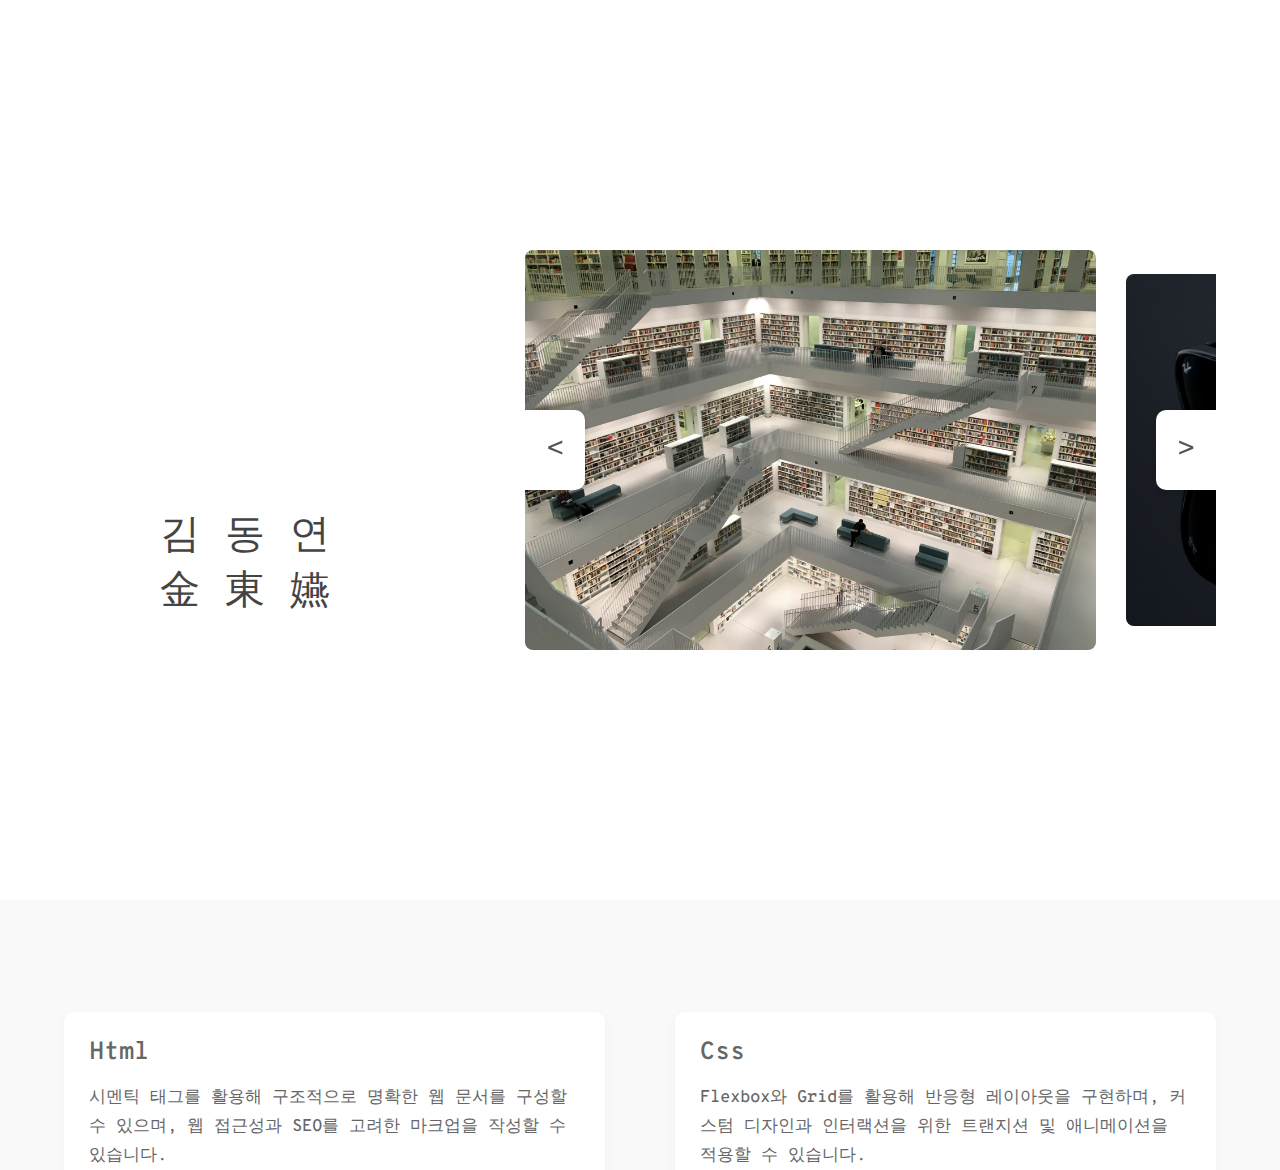
<file: index.html>
<!DOCTYPE html>
<html lang="en">
<head>
    <meta http-equiv="refresh" content="0; url=main.html">
    <title>Redirecting...</title>
</head>
<body>
    <p>If you are not redirected automatically, <a href="main.html">click here</a>.</p>
</body>
</html>
</file>
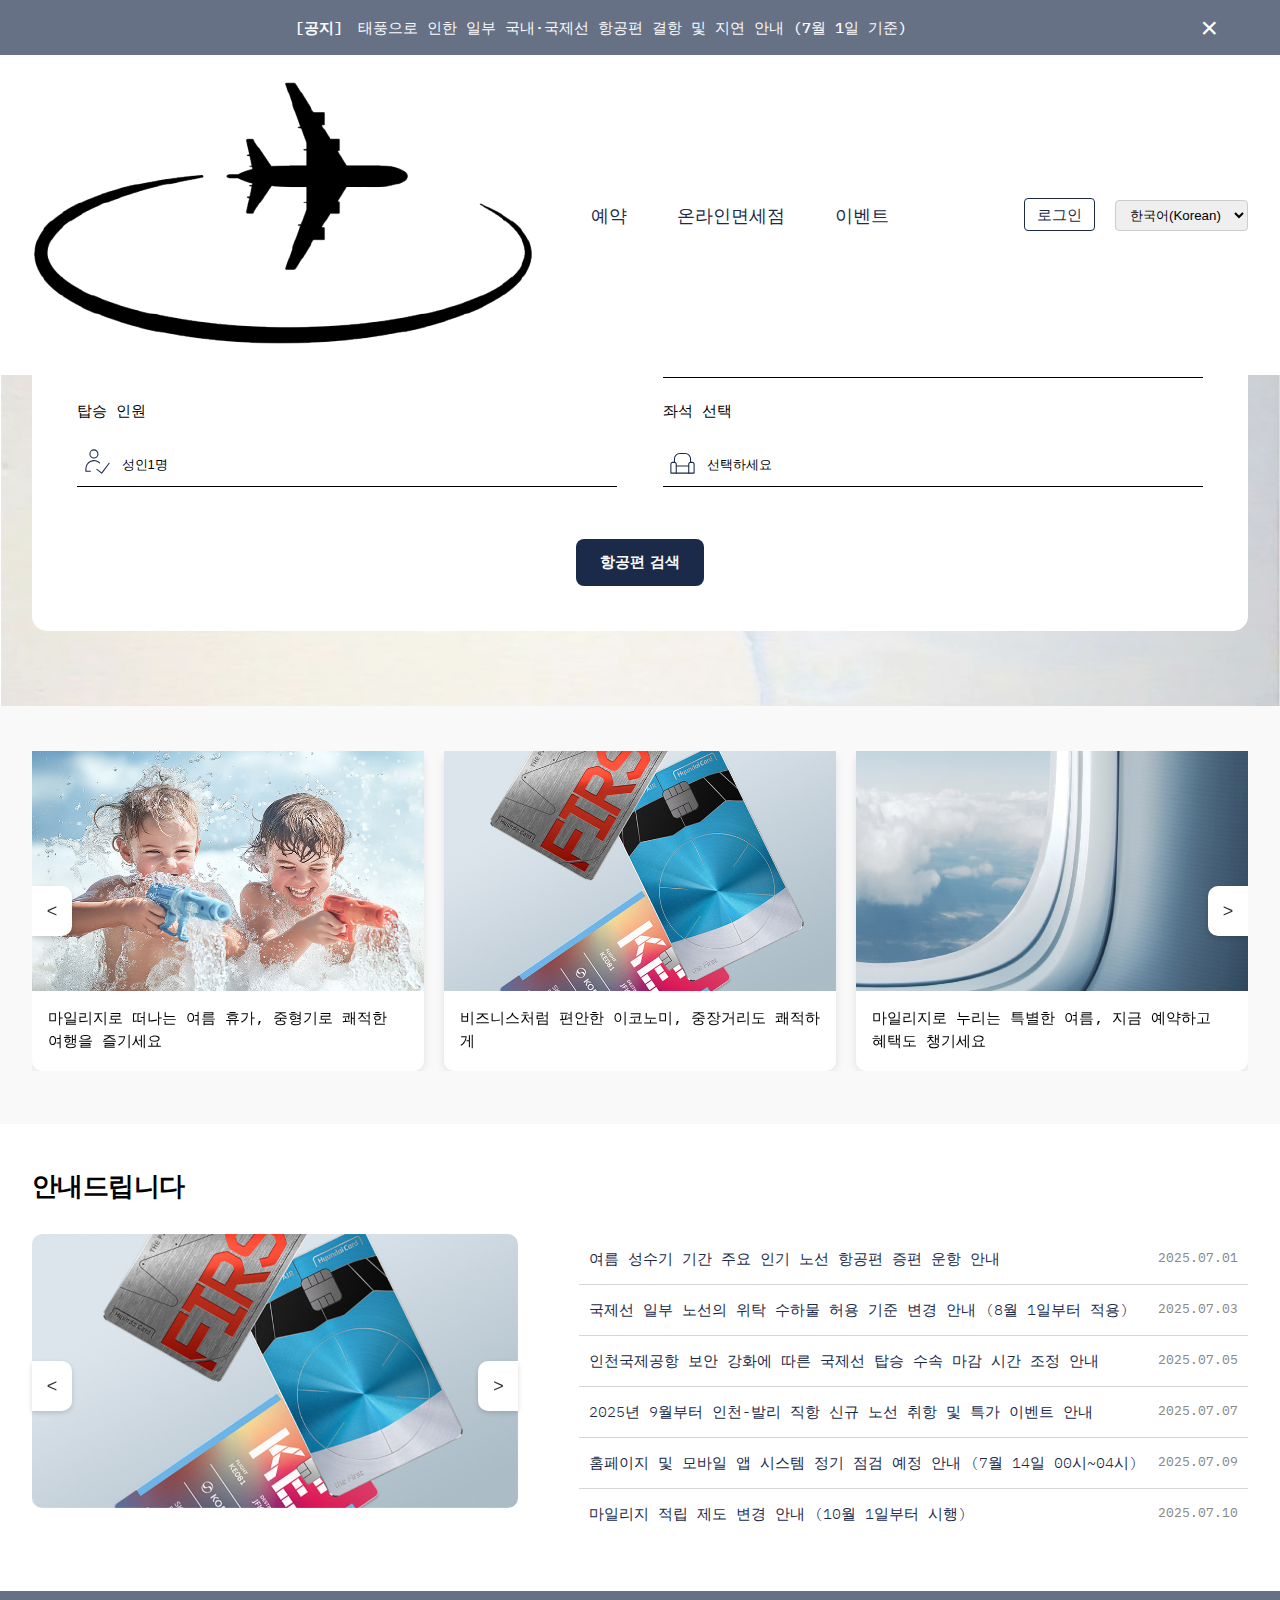
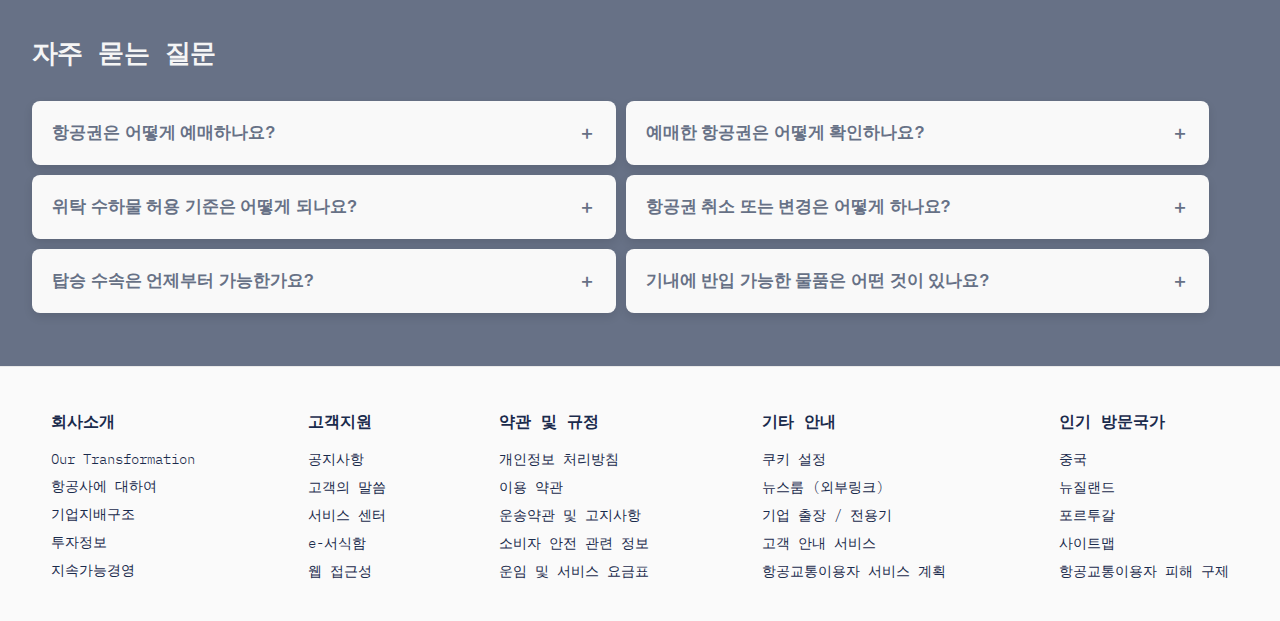
<file: flight-site/index.html>
<!DOCTYPE html>
<html lang="ko">
<head>
    <meta charset="UTF-8">
    <meta name="viewport" content="width=device-width, initial-scale=1.0">
    <title>항공사 사이트</title>
    <link rel="stylesheet" href="./css/main.css">
    <link rel="stylesheet" href="./css/responsive.css">
    <!-- ========== 구글 폰트 ========== -->
    <link href="https://fonts.googleapis.com/css2?family=IBM+Plex+Mono:ital,wght@0,100;0,200;0,300;0,400;0,500;0,600;0,700;1,100;1,200;1,300;1,400;1,500;1,600;1,700&display=swap" rel="stylesheet">
    <!-- ========== swiper slider ========== -->
    <link rel="stylesheet" href="https://cdn.jsdelivr.net/npm/swiper/swiper-bundle.min.css" />
</head>
<body>
    <header>
        <div class="header-top">
            <div class="inner flex">
                <a href="#" class="header-alert" aria-expanded="true">
                    <strong class="notice-label">[공지]</strong>
                    태풍으로 인한 일부 국내·국제선 항공편 결항 및 지연 안내 (7월 1일 기준)
                </a>
                <button class="close-btn" aria-label="공지 닫기">×</button>
            </div>
        </div>
        <div class="header-bottom">
            <div class="inner flex ai-center jc-between">
                <div class="header-bototm-left flex ai-center jc-between">
                    <h1 class="logo">
                        <a href="#">
                            <img src="img/logo.png" alt="로고">
                        </a>
                    </h1>
                    <nav class="defalut-nav">
                        <ul class="gnb-menu flex ai-center jc-between">
                            <li><a href="#">예약</a></li>
                            <li><a href="#">온라인면세점</a></li>
                            <li><a href="#">이벤트</a></li>
                        </ul>
                    </nav>
                </div>
                <div class="defalut-user-menu">
                    <ul class="gnb-util flex ai-center jc-between">
                        <li>
                            <a class="login-btn" href="#">로그인</a>
                        </li>
                        <li class="flex jc-between ai-center">
                            <label for="lang-select" class="visually-hidden">언어선택</label>
                            <select id="lang-select" aria-label="언어 선택">
                                <option value="ko">한국어(Korean)</option>
                                <option value="en">ENG(English)</option>
                            </select>
                        </li>
                    </ul>
                </div>
                <div class="res-user-btn">
                    <button class="res-user-toggle" aria-label="메인 메뉴 열기" aria-expanded="false" aria-controls="main-gnb">☰</button>
                </div>
            </div>
            <div class="res-user-menu" hidden>
                <ul class="res-user-actions flex">
                    <li>
                        <a class="login-btn" href="#">로그인</a>
                    </li>
                    <li class="flex jc-between ai-center">
                        <label for="lang-select" class="visually-hidden">언어선택</label>
                        <select id="lang-select" aria-label="언어 선택">
                            <option value="ko">한국어(Korean)</option>
                            <option value="en">ENG(English)</option>
                        </select>
                    </li>
                </ul>
                <ul class="res-gnb">
                    <li><a href="#">예약</a></li>
                    <li><a href="#">온라인면세점</a></li>
                    <li><a href="#">이벤트</a></li>
                </ul>
            </div>
        </div>
    </header>
    <main>
        <section class="booking-sec" aria-label="예약 섹션">
            <h2 class="visually-hidden">예약 섹션</h2>
            <div class="inner">
                <ul class="flex">
                    <li class="tab-item">
                        <button class="tab-btn active" aria-selected="true" role="tab" aria-controls="form-reserve" data-target="form-reserve">항공권 예매</button>
                    </li>
                    <li class="tab-item">
                        <button class="tab-btn" aria-selected="false" role="tab" aria-controls="form-check" data-target="form-check">예약 조회</button>
                    </li>
                    <li class="tab-item"> 
                        <button class="tab-btn" aria-selected="false" role="tab" aria-controls="form-checkin" data-target="form-checkin">체크인</button>
                    </li>
                </ul>
                <form class="tab-form active" aria-label="항공권 예매 폼" role="tabpanel" id="form-reserve">
                    <h3 class="visually-hidden">항공권 예매</h3>
                    <fieldset class="reserve-fieldset flex jc-between ">
                        <legend class="visually-hidden">항공권 예약 정보 입력</legend>
                        <div class="form-group flex ai-center jc-between">
                            <div class="location-select flex ai-center jc-between">
                                <button class="from-airport">SEL</button>
                                <button class="arrow" aria-label="출발지와 도착지 전환">
                                    <img src="img/icons/double-headed arrow.svg" alt="출발지와 도착지 전환 아이콘">
                                </button>
                                <button class="to-airport" aria-expanded="false">TO</button>
                            </div>
                        </div>
                        <div class="form-group departure-date-group">
                            <span id="departure-label">출발일</span>
                            <div class="flex ai-end date-trigger option-btn" aria-labelledby="departure-label">
                                <div class="img">
                                    <img src="img/icons/calendar.svg" alt="달력 아이콘">
                                </div>
                                <input type="date" required>
                            </div>
                        </div>
                        <div class="form-group">
                            <span id="passenger-label">탑승 인원</span>
                            <button class="flex ai-end passenger-trigger option-btn" aria-labelledby="passenger-label">
                                <div class="img">
                                    <img src="img/icons/people.svg" alt="인원 아이콘">
                                </div>
                                <span class="option-text">성인1명</span>
                            </button>
                        </div>
                        <div class="form-group">
                            <span id="seats-label">좌석 선택</span>
                            <button class="flex ai-end seat-trigger option-btn" aria-labelledby="seats-label">
                                <div class="img">
                                    <img src="img/icons/seats.svg" alt="좌석 아이콘">
                                </div>
                                <span class="option-text">선택하세요</span>
                            </button>
                        </div>
                        <div class="form-submit-wrap">
                            <button type="submit" class="tab-search-btn">항공편 검색</button>
                        </div>
                    </fieldset>
                </form>
                <form class="tab-form" aria-label="항공권 예약조회 폼" role="tabpanel" id="form-check">
                    <h3 class="visually-hidden">항공권 예약조회</h3>
                    <fieldset class="flex jc-between">
                        <legend class="visually-hidden">항공권 예약 조회</legend>
                        <div class="form-group">
                            <label for="search-reserve-num">예약번호 또는 항공권번호</label>
                            <input type="text" id="search-reserve-num" class="option-btn" placeholder="예) A1B2C3 또는 1801234567890">
                        </div>
                        <div class="form-group departure-date-group">
                            <span id="departure-label">출발일</span>
                            <div class="flex ai-end date-trigger option-btn" aria-labelledby="departure-label">
                                <div class="img">
                                    <img src="img/icons/calendar.svg" alt="달력 아이콘">
                                </div>
                                <input type="date" required>
                            </div>
                        </div>
                        <div class="form-group">
                            <label for="reserve-last-name">성</label>
                            <input type="text" id="reserve-last-name" class="option-btn" required />
                        </div>
                        <div class="form-group">
                            <label for="reserve-first-name">이름</label>
                            <input type="text" id="reserve-first-name" class="option-btn" required />
                        </div>
                        <div class="form-submit-wrap">
                            <button type="submit" class="tab-search-btn">항공편 검색</button>
                        </div>
                    </fieldset>
                </form>
                <form class="tab-form" aria-label="항공권 체크인 폼" role="tabpanel" id="form-checkin">
                    <h3 class="visually-hidden">항공권 체크인</h3>
                    <fieldset class="flex jc-between">
                        <legend class="visually-hidden">항공권 체크인</legend>
                        <div class="form-group">
                            <label for="checkin-reserve-num">예약번호 또는 항공권번호</label>
                            <input type="text" id="checkin-reserve-num" class="option-btn" placeholder="예) A1B2C3 또는 1801234567890">
                        </div>
                        <div class="form-group departure-date-group">
                            <span id="departure-label">출발일</span>
                            <div class="flex ai-end date-trigger option-btn" aria-labelledby="departure-label">
                                <div class="img">
                                    <img src="img/icons/calendar.svg" alt="달력 아이콘">
                                </div>
                                <input type="date" required>
                            </div>
                        </div>
                        <div class="form-group">
                            <label for="reserve-last-name">성</label>
                            <input type="text" id="reserve-last-name" class="option-btn" required />
                        </div>
                        <div class="form-group">
                            <label for="reserve-first-name">이름</label>
                            <input type="text" id="reserve-first-name" class="option-btn" required />
                        </div>
                        <div class="form-submit-wrap">
                            <button type="submit" class="tab-search-btn">항공편 검색</button>
                        </div>                    
                    </fieldset>
                </form> 
            </div>
        </section>
        <section class="info-sec" aria-label="프로모션 섹션">
            <h2 class="visually-hidden">프로모션 섹션</h2>
            <div class="inner">
                <div class="swiper info-swiper" role="region" aria-label="여행 정보 슬라이드">
                    <button class="info-prev-btn slide-prev-btn" aria-label="이전 팝업 보기"
                    aria-controls="info-slide-wrapper">&lt;</button>
                    <div class="swiper-wrapper" id="info-slide-wrapper">
                        <div class="swiper-slide" aria-label="1/6" role="group" aria-roledescription="첫번쨰 슬라이드">
                            <a href="#">
                                <div class="img">
                                    <img src="img/info/info1.jpg" alt="마일리지로 떠나는 여름 휴가 안내 이미지">
                                </div>
                                <span>마일리지로 떠나는 여름 휴가, 중형기로 쾌적한 여행을 즐기세요</span>
                            </a>
                        </div>
                        <div class="swiper-slide" role="group" aria-roledescription="두번째 슬라이드" aria-label="2/6">
                            <a href="#">
                                <div class="img">
                                    <img src="img/info/info2.jpg" alt="편안한 이코노미 안내 이미지">
                                </div>
                                <span>비즈니스처럼 편안한 이코노미, 중장거리도 쾌적하게</span>
                            </a>
                        </div>
                        <div class="swiper-slide" role="group" aria-roledescription="세번째 슬라이드" aria-label="3/6">
                            <a href="#">
                                <div class="img">
                                    <img src="img/info/info3.jpg" alt="마일리지 혜택 안내 이미지">
                                </div>
                                <span>마일리지로 누리는 특별한 여름, 지금 예약하고 혜택도 챙기세요</span>
                            </a>
                        </div>
                        <div class="swiper-slide" role="group" aria-roledescription="네번째 슬라이드" aria-label="4/6">
                            <a href="#">
                                <div class="img">
                                    <img src="img/info/info4.jpg" alt="가족 여행 준비 안내 이미지">
                                </div>
                                <span>전 가족이 함께 떠나는 여행, 유아 좌석부터 기내식까지 미리 준비하세요</span>
                            </a>
                        </div>
                        <div class="swiper-slide" role="group" aria-roledescription="다섯번째 슬라이드" aria-label="5/6">
                            <a href="#">
                                <div class="img">
                                    <img src="img/info/info5.jpg" alt="여름 직항 노선 안내 이미지">
                                </div>
                                <span>여름엔 역시 직항! 인기 노선은 조기 마감되니 지금 바로 예매하세요</span>
                            </a>
                        </div>
                        <div class="swiper-slide" role="group" aria-roledescription="여섯번째 슬라이드" aria-label="6 / 6">
                            <a href="#">
                                <div class="img">
                                    <img src="img/info/info6.jpg" alt="모바일 체크인 안내 이미지">
                                </div>
                                <span>출장도 여유롭게, 모바일 체크인으로 빠르게 탑승하세요</span>
                            </a>
                        </div>
                    </div>
                    <button class="info-next-btn slide-next-btn" aria-label="다음 팝업 보기" aria-controls="info-slide-wrapper">&gt;</button>
                </div>
            </div>
        </section>
        <section class="notice-sec" aria-label="공지 섹션">
            <div class="inner">
                <div class="sec-header">
                    <h2>안내드립니다</h2>
                </div>
                <div class="article-group flex jc-between">
                    <article class="slider-article">
                        <h4 id="notice-slide-title" class="visually-hidden">공지사항 슬라이드</h4>
                        <button class="slide-prev-btn notice-prev-btn" aria-label="이전 슬라이드" aria-controls="notice-slide-wrapper">&lt;</button>
                        <div class="swiper notice-swiper" role="region" aria-labelledby="notice-slide-title"
                        aria-roledescription="공지슬라이드 모음">
                            <div class="swiper-wrapper" id="notice-slide-wrapper">
                                <div class="swiper-slide" role="group" aria-roledescription="첫번째 공지 슬라이드" aria-label="1/3">
                                    <a href="#"><img src="img/info/info2.jpg" alt="수하물 규정 변경 안내 이미지"/></a>
                                </div>
                                <div class="swiper-slide" role="group" aria-roledescription="두번째 공지 슬라이드" aria-label="2/3">
                                    <a href="#"><img src="img/info/info3.jpg" alt="국제선 운항 재개 안내 이미지"/></a>
                                </div>
                                <div class="swiper-slide" role="group" aria-roledescription="세번째 공지 슬라이드" aria-label="3/3">
                                    <a href="#"><img src="img/info/info4.jpg" alt="여름철 항공기 운항 지연 및 결항 안내 이미지"/></a>
                                </div>
                            </div>
                        </div>
                        <button class="slide-next-btn notice-next-btn" aria-label="다음 슬라이드" aria-controls="notice-slide-wrapper">&gt;</button>
                    </article>
                    <article class="list-article">
                        <h4 id="notice-list-title" class="visually-hidden">공지사항 리스트</h4>
                        <ul aria-labelledby="notice-list-title"> 
                            <li>
                                <a href="#" class="flex jc-between">
                                <span class="text">여름 성수기 기간 주요 인기 노선 항공편 증편 운항 안내</span>
                                <span class="date">2025.07.01</span>
                                </a>
                            </li>
                            <li>
                                <a href="#" class="flex jc-between">
                                <span class="text">국제선 일부 노선의 위탁 수하물 허용 기준 변경 안내 (8월 1일부터 적용)</span>
                                <span class="date">2025.07.03</span>
                                </a>
                            </li>
                            <li>
                                <a href="#" class="flex jc-between">
                                <span class="text">인천국제공항 보안 강화에 따른 국제선 탑승 수속 마감 시간 조정 안내</span>
                                <span class="date">2025.07.05</span>
                                </a>
                            </li>
                            <li>
                                <a href="#" class="flex jc-between">
                                <span class="text">2025년 9월부터 인천-발리 직항 신규 노선 취항 및 특가 이벤트 안내</span>
                                <span class="date">2025.07.07</span>
                                </a>
                            </li>
                            <li>
                                <a href="#" class="flex jc-between">
                                <span class="text">홈페이지 및 모바일 앱 시스템 정기 점검 예정 안내 (7월 14일 00시~04시)</span>
                                <span class="date">2025.07.09</span>
                                </a>
                            </li>
                            <li>
                                <a href="#" class="flex jc-between">
                                <span class="text">마일리지 적립 제도 변경 안내 (10월 1일부터 시행)</span>
                                <span class="date">2025.07.10</span>
                                </a>
                            </li>
                        </ul>
                    </article>
                </div>
            </div>
        </section>
        <section class="faq-sec" aria-label="자주 묻는 질문">
            <div class="inner">
                <div class="sec-header">
                    <h2>자주 묻는 질문</h2>
                </div>
                <ul class="flex accordion-list">
                    <li class="accordion-item">
                        <h4>
                            <button class="accordion-toggle" aria-expanded="false" aria-controls="content1">항공권은 어떻게 예매하나요?</button>
                            <div class="accordion-content" id="content1" aria-hidden="true">항공권은 홈페이지 또는 모바일 앱에서 예매하실 수 있습니다. 날짜, 출발지, 도착지를 선택한 후 결제를 완료하시면 예매가 완료됩니다.</div>
                        </h4>
                    </li>
                    <li class="accordion-item">
                        <h4>
                            <button class="accordion-toggle" aria-expanded="false" aria-controls="content2">예매한 항공권은 어떻게 확인하나요?</button>
                            <div class="accordion-content" id="content2" aria-hidden="true">홈페이지 상단의 "예약 조회" 메뉴에서 예약 번호와 성함을 입력하시면 예약 내역을 확인하실 수 있습니다.</div>
                        </h4>
                    </li>
                    <li class="accordion-item">
                        <h4>
                            <button class="accordion-toggle" aria-expanded="false" aria-controls="content3">위탁 수하물 허용 기준은 어떻게 되나요?</button>
                            <div class="accordion-content" id="content3" aria-hidden="true">일반석 기준 1인당 23kg 1개까지 무료 위탁 수하물이 제공됩니다. 자세한 내용은 수하물 안내 페이지를 참고해주세요.</div>
                        </h4>
                    </li>
                    <li class="accordion-item">
                        <h4>
                            <button class="accordion-toggle" aria-expanded="false" aria-controls="content4">항공권 취소 또는 변경은 어떻게 하나요?</button>
                            <div class="accordion-content" id="content4" aria-hidden="true">홈페이지 또는 고객센터를 통해 예약 취소 및 일정 변경이 가능합니다. 운임 조건에 따라 수수료가 부과될 수 있습니다.</div>
                        </h4>
                    </li>
                    <li class="accordion-item">
                        <h4>
                            <button class="accordion-toggle" aria-expanded="false" aria-controls="content5">탑승 수속은 언제부터 가능한가요?</button>
                            <div class="accordion-content" id="content5" aria-hidden="true">온라인 체크인은 출발 24시간 전부터 가능하며, 공항 카운터 체크인은 출발 2시간 전부터 시작됩니다. 국제선은 3시간 전 도착을 권장합니다.</div>
                        </h4>
                    </li>
                    <li class="accordion-item">
                        <h4>
                            <button class="accordion-toggle" aria-expanded="false" aria-controls="content6">기내에 반입 가능한 물품은 어떤 것이 있나요?</button>
                            <div class="accordion-content" id="content6" aria-hidden="true" >개인 소지품과 10kg 이하의 기내용 수하물 1개를 반입할 수 있습니다. 위험물은 반입이 제한되며, 상세 내용은 기내 반입 안내를 참고해주세요.</div>
                        </h4>
                    </li>
                </ul>
            </div>
        </section>
    </main>
    <footer>
        <nav class="inner main-footer" aria-label="사이트 푸터 네비게이션">
            <ul class="main-footer-menu flex jc-between">
                <li>
                    <h4 class="footer-menu-title">회사소개</h4>
                    <ul class="footer-menu-list flex">
                        <li class="footer-menu-item"><a href="#" class="footer-link">Our Transformation</a></li>
                        <li class="footer-menu-item"><a href="#" class="footer-link">항공사에 대하여</a></li>
                        <li class="footer-menu-item"><a href="#" class="footer-link">기업지배구조</a></li>
                        <li class="footer-menu-item"><a href="#" class="footer-link">투자정보</a></li>
                        <li class="footer-menu-item"><a href="#" class="footer-link">지속가능경영</a></li>
                    </ul>
                </li>
                <li>
                    <h4 class="footer-menu-title">고객지원</h4>
                    <ul class="footer-menu-list flex">
                        <li class="footer-menu-item"><a href="#" class="footer-link">공지사항</a></li>
                        <li class="footer-menu-item"><a href="#" class="footer-link">고객의 말씀</a></li>
                        <li class="footer-menu-item"><a href="#" class="footer-link">서비스 센터</a></li>
                        <li class="footer-menu-item"><a href="#" class="footer-link">e-서식함</a></li>
                        <li class="footer-menu-item"><a href="#" class="footer-link">웹 접근성</a></li>
                    </ul>
                </li>
                <li>
                    <h4 class="footer-menu-title">약관 및 규정</h4>
                    <ul class="footer-menu-list flex">
                        <li class="footer-menu-item"><a href="#" class="footer-link">개인정보 처리방침</a></li>
                        <li class="footer-menu-item"><a href="#" class="footer-link">이용 약관</a></li>
                        <li class="footer-menu-item"><a href="#" class="footer-link">운송약관 및 고지사항</a></li>
                        <li class="footer-menu-item"><a href="#" class="footer-link">소비자 안전 관련 정보</a></li>
                        <li class="footer-menu-item"><a href="#" class="footer-link">운임 및 서비스 요금표</a></li>
                    </ul>
                </li>
                <li>
                    <h4 class="footer-menu-title">기타 안내</h4>
                    <ul class="footer-menu-list flex">
                        <li class="footer-menu-item"><a href="#" class="footer-link">쿠키 설정</a></li>
                        <li class="footer-menu-item"><a href="#" class="footer-link">뉴스룸 (외부링크)</a></li>
                        <li class="footer-menu-item"><a href="#" class="footer-link">기업 출장 / 전용기</a></li>
                        <li class="footer-menu-item"><a href="#" class="footer-link">고객 안내 서비스</a></li>
                        <li class="footer-menu-item"><a href="#" class="footer-link">항공교통이용자 서비스 계획</a></li>
                    </ul>
                </li>
                <li>
                    <h4 class="footer-menu-title">인기 방문국가</h4>
                    <ul class="footer-menu-list flex">
                        <li class="footer-menu-item"><a href="#" class="footer-link">중국</a></li>
                        <li class="footer-menu-item"><a href="#" class="footer-link">뉴질랜드</a></li>
                        <li class="footer-menu-item"><a href="#" class="footer-link">포르투갈</a></li>
                        <li class="footer-menu-item"><a href="#" class="footer-link">사이트맵</a></li>
                        <li class="footer-menu-item"><a href="#" class="footer-link">항공교통이용자 피해 구제</a></li>
                    </ul>
                </li>
            </ul>
        </nav>
        <nav class="inner res-footer" aria-label="사이트 반응형 푸터 네비게이션">
            <ul class="footer-menu">
                <li class="footer-accordion-item">
                    <button class="footer-accordion-btn" aria-expanded="false">
                    회사소개
                    </button>
                    <ul class="footer-panel" hidden>
                        <li><a href="#">Our Transformation</a></li>
                        <li><a href="#">항공사에 대하여</a></li>
                        <li><a href="#">기업지배구조</a></li>
                        <li><a href="#">투자정보</a></li>
                        <li><a href="#">지속가능경영</a></li>
                    </ul>
                </li>
                <li class="footer-accordion-item">
                    <button class="footer-accordion-btn" aria-expanded="false">
                    고객지원
                    </button>
                    <ul class="footer-panel" hidden>
                    <li><a href="#">공지사항</a></li>
                    <li><a href="#">고객의 말씀</a></li>
                    <li><a href="#">서비스 센터</a></li>
                    <li><a href="#">e-서식함</a></li>
                    <li><a href="#">웹 접근성</a></li>
                    </ul>
                </li>
                <li class="footer-accordion-item">
                    <button class="footer-accordion-btn" aria-expanded="false">
                    약관 및 규정
                    </button>
                    <ul class="footer-panel" hidden>
                    <li><a href="#">개인정보 처리방침</a></li>
                    <li><a href="#">이용 약관</a></li>
                    <li><a href="#">운송약관 및 고지사항</a></li>
                    <li><a href="#">소비자 안전 관련 정보</a></li>
                    <li><a href="#">운임 및 서비스 요금표</a></li>
                    </ul>
                </li>
                <li class="footer-accordion-item">
                    <button class="footer-accordion-btn" aria-expanded="false">
                    기타 안내
                    </button>
                    <ul class="footer-panel" hidden>
                    <li><a href="#">쿠키 설정</a></li>
                    <li><a href="#">뉴스룸 (외부링크)</a></li>
                    <li><a href="#">기업 출장 / 전용기</a></li>
                    <li><a href="#">고객 안내 서비스</a></li>
                    <li><a href="#">항공교통이용자 서비스 계획</a></li>
                    </ul>
                </li>
                <li class="footer-accordion-item">
                    <button class="footer-accordion-btn" aria-expanded="false">
                    인기 방문국가
                    </button>
                    <ul class="footer-panel" hidden>
                    <li><a href="#">중국</a></li>
                    <li><a href="#">뉴질랜드</a></li>
                    <li><a href="#">포르투갈</a></li>
                    <li><a href="#">사이트맵</a></li>
                    <li><a href="#">항공교통이용자 피해 구제</a></li>
                    </ul>
                </li>
            </ul>
        </nav>
    </footer> 
</body>
    <!-- ========== swiper slider ========== -->
<script src="https://cdn.jsdelivr.net/npm/swiper/swiper-bundle.min.js"></script>
<script src="main.js"></script>
</html>
</file>
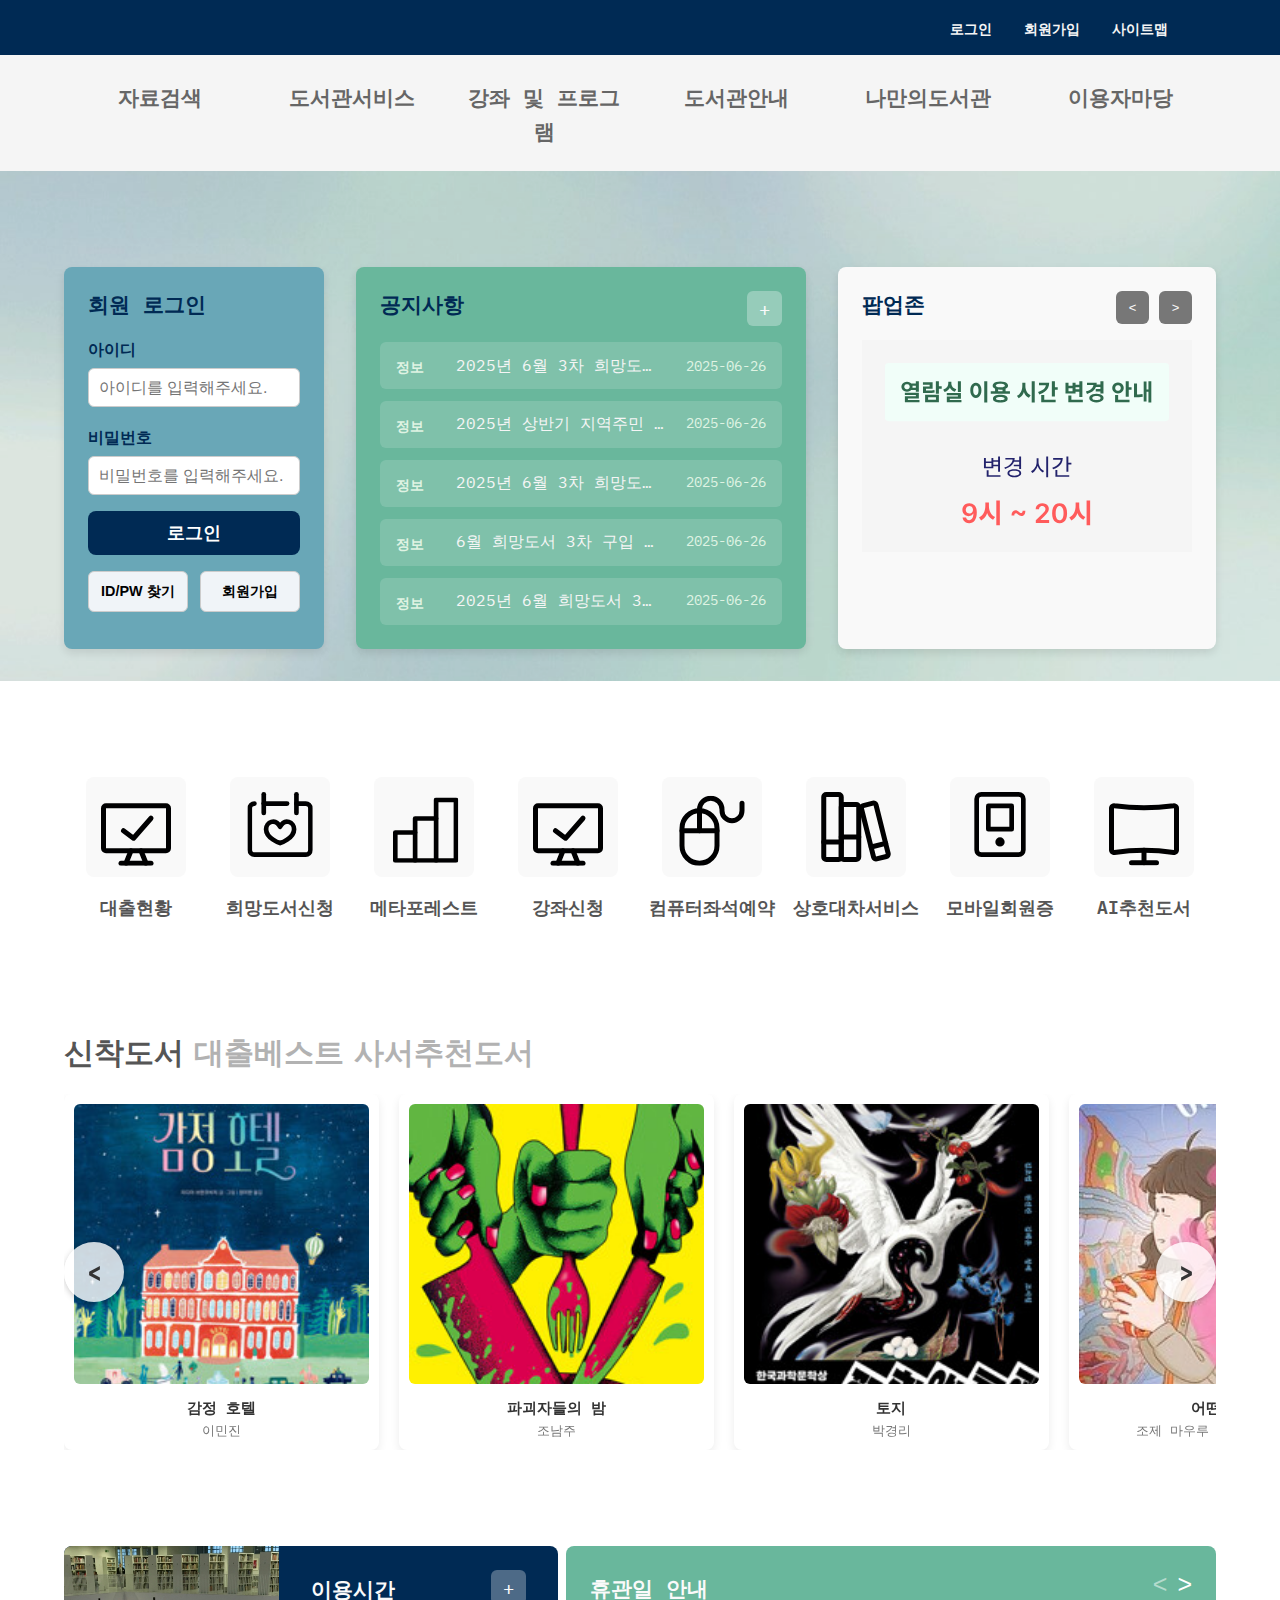
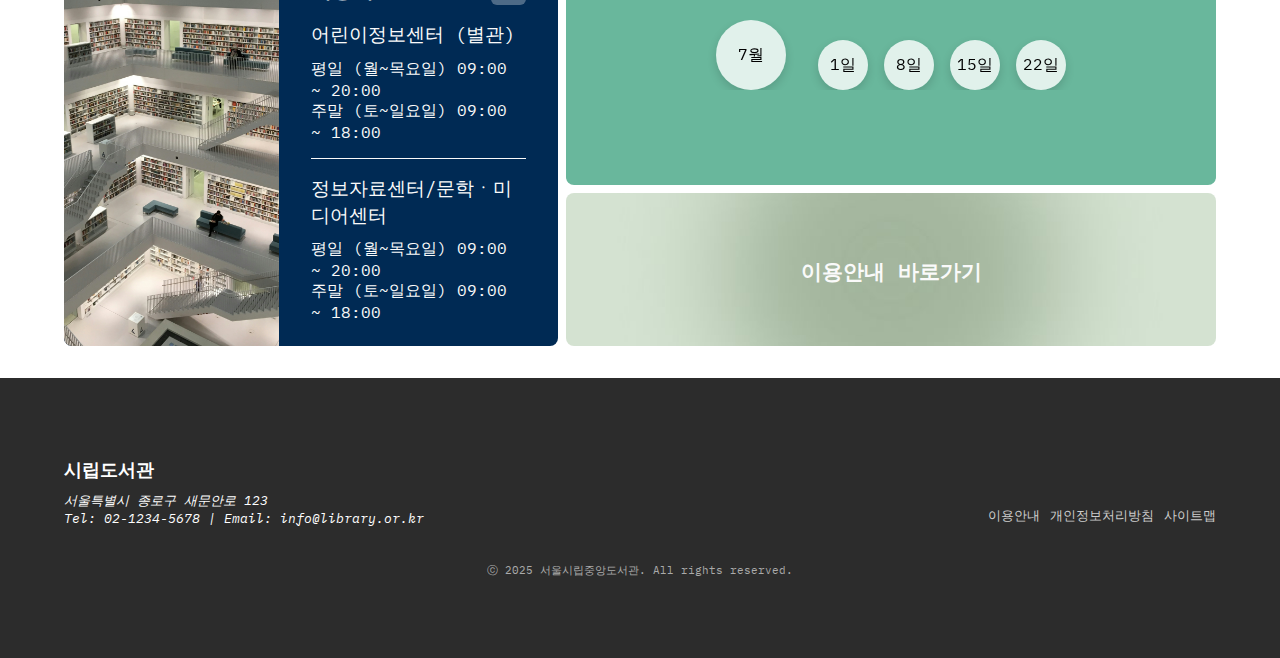
<file: library-site/index.html>
<!DOCTYPE html>
<html lang="en">
<head>
    <meta charset="UTF-8">
    <meta name="viewport" content="width=device-width, initial-scale=1.0">
    <title>도서관 사이트</title>
    <!-- ========== 기본 css ========== -->
    <link rel="stylesheet" href="./css/defalut.css">
    <!-- ========== 스타일 css ========== -->
    <link rel="stylesheet" href="./css/main.css">
    <!-- ========== 반응형 css ========== -->
    <link rel="stylesheet" href="./css/responsive.css">
    <!-- ========== swiper slider ========== -->
    <link rel="stylesheet" href="https://cdn.jsdelivr.net/npm/swiper@11/swiper-bundle.min.css" />
    <!-- ========== 구글 폰트 ========== -->
    <link href="https://fonts.googleapis.com/css2?family=IBM+Plex+Mono:ital,wght@0,100;0,200;0,300;0,400;0,500;0,600;0,700;1,100;1,200;1,300;1,400;1,500;1,600;1,700&display=swap" rel="stylesheet">
</head>
<body>
    <header>
        <div class="header-top">
            <nav class="inner" aria-label="사용자 메뉴">
                <h1 class="visually-hidden">시립도서관</h1>
                <ul class="nav-list flex ai-center">
                    <li><a href="#">로그인</a></li>
                    <li><a href="#">회원가입</a></li>
                    <li><a href="#">사이트맵</a></li>
                    <li>
                        <button class="res-gnb-toggle" aria-label="메인 메뉴 열기" aria-expanded="false" aria-controls="res-main-gnb">☰</button>
                    </li>
                </ul>
            </nav>
        </div>
        <div class="res-gnb" id="res-main-gnb">
            <ul class="inner">
                <li class="res-gnb-item">
                    <a href="#" aria-haspopup="true" aria-controls="res-submenu-1" class="res-submenu-text">자료검색</a>
                    <ul class="res-submenu-list" id="res-submenu-1" aria-label="자료검색 하위 메뉴">
                        <li ><a href="#">통합검색</a></li>
                        <li ><a href="#">주제별검색</a></li>
                        <li><a href="#">신착자료</a></li>
                        <li ><a href="#">정기간행물</a></li>
                    </ul>
                </li>
                <li class="res-gnb-item">
                    <a href="#" aria-haspopup="true" aria-controls="res-submenu-2" class="res-submenu-text">도서관서비스</a>
                    <ul class="res-submenu-list" id="res-submenu-2" aria-label="도서관서비스 하위 메뉴">
                        <li><a href="#">도서관일정</a></li>
                        <li><a href="#">동아리실사용</a></li>
                        <li><a href="#">메타포레스트 예약</a></li>
                        <li><a href="#">사서에게질문</a></li>
                        <li><a href="#">상호대차서비스</a></li>
                    </ul>
                </li>
                <li class="res-gnb-item">
                    <a href="#" aria-haspopup="true" aria-controls="res-submenu-3" class="res-submenu-text">강좌 및 프로그램</a>
                    <ul class="res-submenu-list" id="res-submenu-3" aria-label="강좌 및 프로그램 하위 메뉴">
                    <li><a href="#">정기강좌신청</a></li>
                    <li><a href="#">도서관 프로그램 신청</a></li>
                    </ul>
                </li>
                <li class="res-gnb-item">
                    <a href="#" aria-haspopup="true" aria-controls="res-submenu-4" class="res-submenu-text">도서관안내</a>
                    <ul class="res-submenu-list" id="res-submenu-4"  aria-label="도서관안내 하위 메뉴">
                        <li><a href="#">도서관소개</a></li>
                        <li ><a href="#">이용안내</a></li>
                        <li ><a href="#">시설안내</a></li>
                    </ul>
                </li>
                <li class="res-gnb-item">
                    <a href="#" aria-haspopup="true" aria-controls="res-submenu-5" class="res-submenu-text">나만의도서관</a>
                    <ul class="res-submenu-list" id="res-submenu-5" aria-label="나만의도서관 하위 메뉴">
                        <li><a href="#">나의 정보</a></li>
                        <li><a href="#">도서관이용내역</a></li>
                        <li><a href="#">희망도서신청내역</a></li>
                        <li><a href="#">나의게시글</a></li>
                    </ul>
                </li>
                <li class="res-gnb-item">
                    <a href="#" aria-haspopup="true" aria-controls="res-submenu-6" class="res-submenu-text">이용자마당</a>
                    <ul class="res-submenu-list" id="res-submenu-6" aria-label="이용자마당 하위 메뉴">
                        <li><a href="#">공지사항</a></li>
                        <li><a href="#">자주하는 질문</a></li>
                        <li><a href="#">자료실</a></li>
                        <li><a href="#">포토갤러리</a></li>
                    </ul>
                </li>
            </ul>
        </div>
        <div class="header-bottom">
            <div class="inner">
                <ul class="gnb flex jc-between">
                    <li class="gnb-item">
                        <a href="#" aria-haspopup="true" aria-expanded="false" aria-controls="submenu-1" class="submenu-text">자료검색</a>
                        <ul class="submenu-list" id="submenu-1" aria-label="자료검색 하위 메뉴">
                            <li><a href="#">통합검색</a></li>
                            <li><a href="#">주제별검색</a></li>
                            <li><a href="#">신착자료</a></li>
                            <li><a href="#">정기간행물</a></li>
                        </ul>
                    </li>
                    <li class="gnb-item">
                        <a href="#" aria-haspopup="true" aria-expanded="false" aria-controls="submenus-2" class="submenu-text">도서관서비스</a>
                        <ul class="submenu-list" id="submenu-2" aria-label="도서관서비스 하위 메뉴"> 
                            <li><a href="#">도서관일정</a></li>
                            <li><a href="#">동아리실사용</a></li>
                            <li><a href="#">메타포레스트 예약</a></li>
                            <li><a href="#">사서에게질문</a></li>
                            <li><a href="#">상호대차서비스</a></li>
                        </ul>
                    </li>
                    <li class="gnb-item">
                        <a href="#" aria-haspopup="true" aria-expanded="false" aria-controls="submenu-3" class="submenu-text">강좌 및 프로그램</a>
                        <ul class="submenu-list" id="submenu-3" aria-label="강좌 및 프로그램 하위 메뉴">
                            <li><a href="#">정기강좌신청</a></li>
                            <li><a href="#">도서관 프로그램 신청</a></li>
                        </ul>
                    </li>
                    <li class="gnb-item">
                        <a href="#" aria-haspopup="true" aria-expanded="false" aria-controls="submenu-4" class="submenu-text">도서관안내</a>
                        <ul class="submenu-list" id="submenu-4" aria-label="도서관안내 하위 메뉴">
                            <li><a href="#">도서관소개</a></li>
                            <li><a href="#">이용안내</a></li>
                            <li><a href="#">시설안내</a></li>
                        </ul>
                    </li>
                    <li class="gnb-item">
                        <a href="#" aria-haspopup="true" aria-expanded="false" aria-controls="submenu-5" class="submenu-text">나만의도서관</a>
                        <ul class="submenu-list" id="submenu-5" aria-label="나만의도서관 하위 메뉴">
                            <li><a href="#">나의 정보</a></li>
                            <li><a href="#">도서관이용내역</a></li>
                            <li><a href="#">희망도서신청내역</a></li>
                            <li><a href="#">나의게시글</a></li>
                        </ul>
                    </li>                  
                    <li class="gnb-item">
                        <a href="#" aria-haspopup="true" aria-expanded="false" aria-controls="submenu-6" class="submenu-text">이용자마당</a>
                        <ul class="submenu-list" id="submenu-6" aria-label="이용자마당 하위 메뉴">
                            <li><a href="#">공지사항</a></li>
                            <li><a href="#">자주하는 질문</a></li>
                            <li><a href="#">자료실</a></li>
                            <li><a href="#">포토갤러리</a></li>
                        </ul>
                    </li>                  
                </ul>
                <div class="list-wrap flex" id="all-submenus">
                </div>
            </div>
        </div>
    </header>
    <main>
        <section class="main-sec" aria-label="로그인, 공지, 팝업 메인">
            <h2 class="visually-hidden">메인 섹션</h2>
            <div class="inner flex jc-between">
                <article class="login-sec">
                    <div class="sec-header">
                        <h3>회원 로그인</h3>
                    </div>
                    <form id="login-form" class="flex">
                        <div class="id-input flex">
                            <label for="username">아이디</label>
                            <input type="text" id="username" name="username" placeholder="아이디를 입력해주세요." required />
                        </div>
                        <div class="pw-input flex">
                            <label for="password">비밀번호</label>
                            <input type="password" id="password" name="password" placeholder="비밀번호를 입력해주세요." required />
                        </div>
                        <button class="loginBtn" type="submit">로그인</button>
                        <div class="btn-group flex jc-between">
                            <button type="button" aria-label="ID/PW 찾기">ID/PW 찾기</button>
                            <button type="button" aria-label="회원가입">회원가입</button>
                        </div>
                    </form>
                </article>
                <article class="notice-sec">
                    <div class="sec-header flex jc-between">
                        <h3>공지사항</h3>
                        <div class="btn-more">
                            <a href="#" aria-label="공자사항 더보기">+</a>
                        </div>
                    </div>
                    <ul class="notice-list">
                        <li>
                            <a href="#" class="list-link flex jc-between ai-center ">
                                <span>정보</span>
                                <div class="list-item">2025년 6월 3차 희망도서 신청 자료가 모두 구입 완료되어 비치되었음을 안내드립니다.</div>
                                <div class="list-date">2025-06-26</div>
                            </a>
                        </li>
                        <li>
                            <a href="#" class="list-link flex jc-between">
                                <span>정보</span>
                                <div class="list-item">2025년 상반기 지역주민 희망도서 수령 가능 안내 – 6월 3차 신청분 포함</div>
                                <div class="list-date">2025-06-26</div>
                            </a>
                        </li>
                        <li>
                            <a href="#" class="list-link flex jc-between">
                                <span>정보</span>
                                <div class="list-item">2025년 6월 3차 희망도서 도착 및 자료 이용 개시 관련 상세 안내</div>
                                <div class="list-date">2025-06-26</div>
                            </a>
                        </li>
                        <li>
                            <a href="#" class="list-link flex jc-between">
                                <span>정보</span>
                                <div class="list-item">6월 희망도서 3차 구입 완료 및 각 분관 비치 일정 안내드립니다.</div>
                                <div class="list-date">2025-06-26</div>
                            </a>
                        </li>
                        <li>
                            <a href="#" class="list-link flex jc-between">
                                <span>정보</span>
                                <div class="list-item">2025년 6월 희망도서 3차 신청 결과 안내 및 자료 열람 방법 공지</div>
                                <div class="list-date">2025-06-26</div>
                            </a>
                        </li>
                    </ul>
                </article>
                <article class="popup-sec">
                    <div class="sec-header flex jc-between">
                        <h3>팝업존</h3>
                        <div>
                            <button class="prev-btn" aria-label="팝업 이전 슬라이드 보기">&lt;</button>
                            <button class="next-btn" aria-label="팝업 다음 슬라이드 보기">&gt;</button>
                        </div>
                    </div>
                    <div class="swiper popup-swiper ">
                        <div class="swiper-wrapper">
                            <div class="swiper-slide" aria-label="팝업 1">
                                <a href="#">
                                    <img src="img/popup01.svg" alt="열람실 이용 시간 변경 이미지">
                                </a>
                            </div>
                            <div class="swiper-slide" aria-label="팝업 2">
                                <a href="#">
                                    <img src="img/popup02.svg" alt="홈페이지 서비스 일시 중지 이미지">
                                </a>
                            </div>
                        </div>
                    </div>
                </article>
            </div>
        </section>
        <section class="user-services-sec" aria-label="사용자 서비스">
            <h2 class="visually-hidden">사용자 서비스 섹션</h2>
            <div class="inner">
                <ul class="service-list flex jc-between ai-center">
                    <li>
                        <a href="#" class='flex ai-center'>
                            <div class="icon-wrap">
                                <img src="img/user-category/desktop.svg" alt="대출현황 아이콘">
                            </div>
                            대출현황
                        </a>
                    </li>
                    <li>
                        <a href="#" class='flex ai-center'>
                            <div class="icon-wrap">
                                <img src="img/user-category/like.svg" alt="희망도서신청 아이콘">
                            </div>
                            희망도서신청
                        </a>
                    </li>
                    <li>
                        <a href="#" class='flex'>
                            <div class="icon-wrap flex ai-center">
                                <img src="img/user-category/chart.svg" alt="메타포레스트 아이콘">
                            </div>
                            메타포레스트
                        </a>
                    </li>
                    <li>
                        <a href="#" class='flex ai-center'>
                            <div class="icon-wrap">
                                <img src="img/user-category/desktop.svg" alt="강좌신청 아이콘">
                            </div>
                            강좌신청
                        </a>
                    </li>
                    <li>
                        <a href="#" class='flex ai-center'>
                            <div class="icon-wrap">
                                <img src="img/user-category/mouse.svg" alt="컴퓨터좌석예약 아이콘">
                            </div>
                            컴퓨터좌석예약
                        </a>
                    </li>
                    <li>
                        <a href="#" class='flex ai-center'>
                            <div class="icon-wrap">
                                <img src="img/user-category/book.svg" alt="상호대차서비스 아이콘">
                            </div>
                            상호대차서비스
                        </a>
                    </li>
                    <li>
                        <a href="#" class='flex ai-center'>
                            <div class="icon-wrap">
                                <img src="img/user-category/mobile.svg" alt="모바일회원증 아이콘">
                            </div>
                            모바일회원증
                        </a>
                    </li>
                    <li>
                        <a href="#" class='flex ai-center'>
                            <div class="icon-wrap">
                                <img src="img/user-category/computer.svg" alt="AI추천도서 아이콘">
                            </div>
                            AI추천도서
                        </a>
                    </li>
                </ul>
            </div>
        </section>
        <section class="book-category-sec" aria-label="도서 카테고리">
            <h2 class="visually-hidden">도서 카테고리 섹션</h2>
            <div class="inner">
                <div class="tab-buttons">
                    <button class="tab-btn active" aria-selected="true" data-tab="tab1">신착도서</button>
                    <button class="tab-btn" 
                    aria-selected="false" data-tab="tab2">대출베스트</button>
                    <button class="tab-btn"
                    aria-selected="false" data-tab="tab3">사서추천도서</button>
                </div>
                <div class="tab-content active" id="tab1">
                    <h3 class="visually-hidden">신착도서</h3>
                    <div class="swiper new-swiper">
                        <div class="swiper-wrapper">
                            <div class="swiper-slide">
                                <a href="#">
                                    <img src="img/book-category/book1.jpg" alt="감정 호텔" />
                                    <h4>감정 호텔</h4>
                                    <p>이민진</p>
                                </a>
                            </div>
                            <div class="swiper-slide">
                                <a href="#">
                                    <img src="img/book-category/book2.jpg" alt="파괴자들의 밤" />
                                    <h4>파괴자들의 밤</h4>
                                    <p>조남주</p>
                                </a>
                            </div>
                            <div class="swiper-slide">
                                <a href="#">
                                    <img src="img/book-category/book3.jpg" alt="토지">
                                    <h4>토지</h4>
                                    <p>박경리</p>
                                </a>
                            </div>
                            <div class="swiper-slide">
                                <a href="#">
                                    <img src="img/book-category/book4.jpg" alt="어떤 제주">
                                    <h4>어떤 제주</h4>
                                    <p>조제 마우루 지 바스콘셀로스</p>
                                </a>
                            </div>
                            <div class="swiper-slide">
                                <a href="#">
                                    <img src="img/book-category/book5.jpg" alt="최한의 미술">
                                    <h4>최한의 미술</h4>
                                    <p>한강</p>
                                </a>
                            </div>
                        </div>
                        <div class="new-prev-btn category-prev-btn" aria-label="카테고리 이전 슬라이드 보기">&lt;</div>
                        <div class="new-next-btn category-next-btn" aria-label="카테고리 다음 슬라이드 보기">&gt;</div>
                    </div>
                </div>
                <div class="tab-content" id="tab2">
                    <h3 class="visually-hidden">대출베스트</h3>
                    <div class="swiper best-swiper">
                        <div class="swiper-wrapper">
                            <div class="swiper-slide">
                                <a href="#">
                                    <img src="img/book-category/book6.jpg" alt="태백산맥">
                                    <h4>태백산맥</h4>
                                    <p>조정래</p>
                                </a>
                            </div>
                            <div class="swiper-slide">
                                <a href="#">
                                    <img src="img/book-category/book7.jpg" alt="채리새우">
                                    <h4>채리새우</h4>
                                    <p>김별아</p>
                                </a>
                            </div>
                            <div class="swiper-slide">
                                <a href="#">
                                    <img src="img/book-category/book8.jpg" alt="희랍어 시간">
                                    <h4>희랍어 시간</h4>
                                    <p>김동영</p>
                                </a>
                            </div>
                            <div class="swiper-slide">
                                <a href="#">
                                    <img src="img/book-category/book9.jpg" alt="그리스 로마 신화">
                                    <h4>그리스 로마 신화</h4>
                                    <p>박민규</p>
                                </a>
                            </div>
                            <div class="swiper-slide">
                                <a href="#">
                                    <img src="img/book-category/book10.jpg" alt="아버지의 해방일지">
                                    <h4>아버지의 해방일지</h4>
                                    <p>공지영</p>
                                </a>
                            </div>
                        </div>
                        <div class="best-prev-btn category-prev-btn" aria-label="이전 슬라이드 보기">&lt;</div>
                        <div class="best-next-btn category-next-btn" aria-label="다음 슬라이드 보기">&gt;</div>
                    </div>
                </div>            
                <div class="tab-content" id="tab3">
                    <h3 class="visually-hidden">사서추천도서</h3>
                    <div class="swiper recommend-swiper">
                        <div class="swiper-wrapper">
                            <div class="swiper-slide">
                                <a href="#">
                                    <img src="img/book-category/book11.jpg" alt="태백산맥">
                                    <h4>태백산맥</h4>
                                    <p>조정래</p>
                                </a>
                            </div>
                            <div class="swiper-slide">
                                <a href="#">
                                    <img src="img/book-category/book12.jpg" alt="채리새우">
                                    <h4>채리새우</h4>
                                    <p>김별아</p>
                                </a>
                            </div>
                            <div class="swiper-slide">
                                <a href="#">
                                    <img src="img/book-category/book13.jpg" alt="희랍어 시간">
                                    <h4>희랍어 시간</h4>
                                    <p>김동영</p>
                                </a>
                            </div>
                            <div class="swiper-slide">
                                <a href="#">
                                    <img src="img/book-category/book14.jpg" alt="그리스 로마 신화">
                                    <h4>그리스 로마 신화</h4>
                                    <p>박민규</p>
                                </a>
                            </div>
                            <div class="swiper-slide">
                                <a href="#">
                                    <img src="img/book-category/book15.jpg" alt="이웃집 빙허각">
                                    <h4>이웃집 빙허각</h4>
                                    <p>공지영</p>
                                </a>
                            </div>
                        </div>
                        <div class="recommend-prev-btn category-prev-btn" aria-label="이전 슬라이드 보기">&lt;</div>
                        <div class="recommend-next-btn category-next-btn" aria-label="다음 슬라이드 보기">&gt;</div>
                    </div>
                </div>            
            </div>
        </section>
        <section class="info-sec">
            <h2 class="visually-hidden">도서관 정보</h2>
            <div class="inner">
                <div class="info-grid grid">
                    <article class="library-hours-grid flex jc-between">
                        <div class="img"><img src="img/library.jpg" alt="도서관 내부 사진"></div>
                        <div class="info-text">
                            <div class="sec-header flex jc-between ai-center">
                                <h3>이용시간</h3>
                                <a href="#" class="btn-more" aria-label="이용시간 더보기">+</a>
                            </div>
                            <div class="child library-time-block">
                                <h4>어린이정보센터 (별관)</h4>
                                <p class="library-hours">평일 (월~목요일) 09:00 ~ 20:00</p>
                                <p class="library-hours">주말 (토~일요일) 09:00 ~ 18:00</p>
                            </div>
                            <div class="info library-time-block">
                                <h4>정보자료센터/문학ㆍ미디어센터</h4>
                                <p class="library-hours">평일 (월~목요일) 09:00 ~ 20:00</p>
                                <p class="library-hours">주말 (토~일요일) 09:00 ~ 18:00</p>
                            </div>
                        </div>
                    </article>
                    <article class="holiday-info-grid">
                        <div class="sec-header flex jc-between">
                            <h3>휴관일 안내</h3>
                            <div>
                                <button class="day-prev-btn" aria-label="휴관일 이전 슬라이드 보기">&lt;</button>
                                <button class="day-next-btn" aria-label="휴관일 다음 슬라이드 보기">&gt;</button>
                            </div>
                        </div>
                        <div class="swiper holiday-swiper">
                            <div class="swiper-wrapper">
                                <div class="swiper-slide flex">
                                    <div class="month flex ai-center" aria-label="7월 휴관일">7월</div>
                                    <ul class="days-wrap flex">
                                        <li class="days flex ai-center" aria-label="7월 1일 휴관일">1일</li>
                                        <li class="days flex ai-center" aria-label="7월 8일 휴관일">8일</li>
                                        <li class="days flex ai-center" aria-label="7월 15일 휴관일">15일</li>
                                        <li class="days flex ai-center" aria-label="7월 22일 휴관일">22일</li>
                                    </ul>
                                </div>
                                <div class="swiper-slide flex">
                                    <div class="month flex ai-center" aria-label="8월 휴관일">8월</div>
                                    <ul class="days-wrap flex">
                                        <li class="days flex ai-center" aria-label="8월 1일 휴관일">1일</li>
                                        <li class="days flex ai-center" aria-label="8월 8일 휴관일">8일</li>
                                        <li class="days flex ai-center" aria-label="8월 15일 휴관일">15일</li>
                                        <li class="days flex ai-center" aria-label="8월 22일 휴관일">22일</li>
                                    </ul>
                                </div>
                                <div class="swiper-slide flex">
                                    <div class="month flex ai-center" aria-label="9월 휴관일">9월</div>
                                    <ul class="days-wrap flex">
                                        <li class="days flex ai-center" aria-label="9월 1일 휴관일">1일</li>
                                        <li class="days flex ai-center" aria-label="9월 8일 휴관일">8일</li>
                                        <li class="days flex ai-center" aria-label="9월 15일 휴관일">15일</li>
                                        <li class="days flex ai-center" aria-label="9월 22일 휴관일">22일</li>
                                    </ul>
                                </div>
                            </div>
                        </div>
                    </article>
                    <article class="usage-guide-grid">
                        <a href="#" class="usage-link flex ai-center">이용안내 바로가기</a>
                    </article>
                </div>
            </div>
        </section>
    </main>
    <footer>
        <div class="inner">
            <div class="footer-top flex jc-between">
                <div class="footer-left">
                    <h2 class="library-name">시립도서관</h2>
                    <address class="footer-address">
                        서울특별시 종로구 새문안로 123<br>
                        Tel: 02-1234-5678 | Email: info@library.or.kr
                    </address>
                </div>
                <nav class="footer-right" aria-label="푸터 하위 메뉴">
                    <ul class="footer-links flex ai-center">
                        <li><a href="#">이용안내</a></li>
                        <li><a href="#">개인정보처리방침</a></li>
                        <li><a href="#">사이트맵</a></li>
                    </ul>
                </nav>
            </div>
        </div>
    <div class="footer-bottom">
        <small>ⓒ 2025 서울시립중앙도서관. All rights reserved.</small>
    </div>
    </footer>
</body>
<script src="https://cdn.jsdelivr.net/npm/swiper/swiper-bundle.min.js"></script>
<script src="main.js"></script>
</html>
</file>
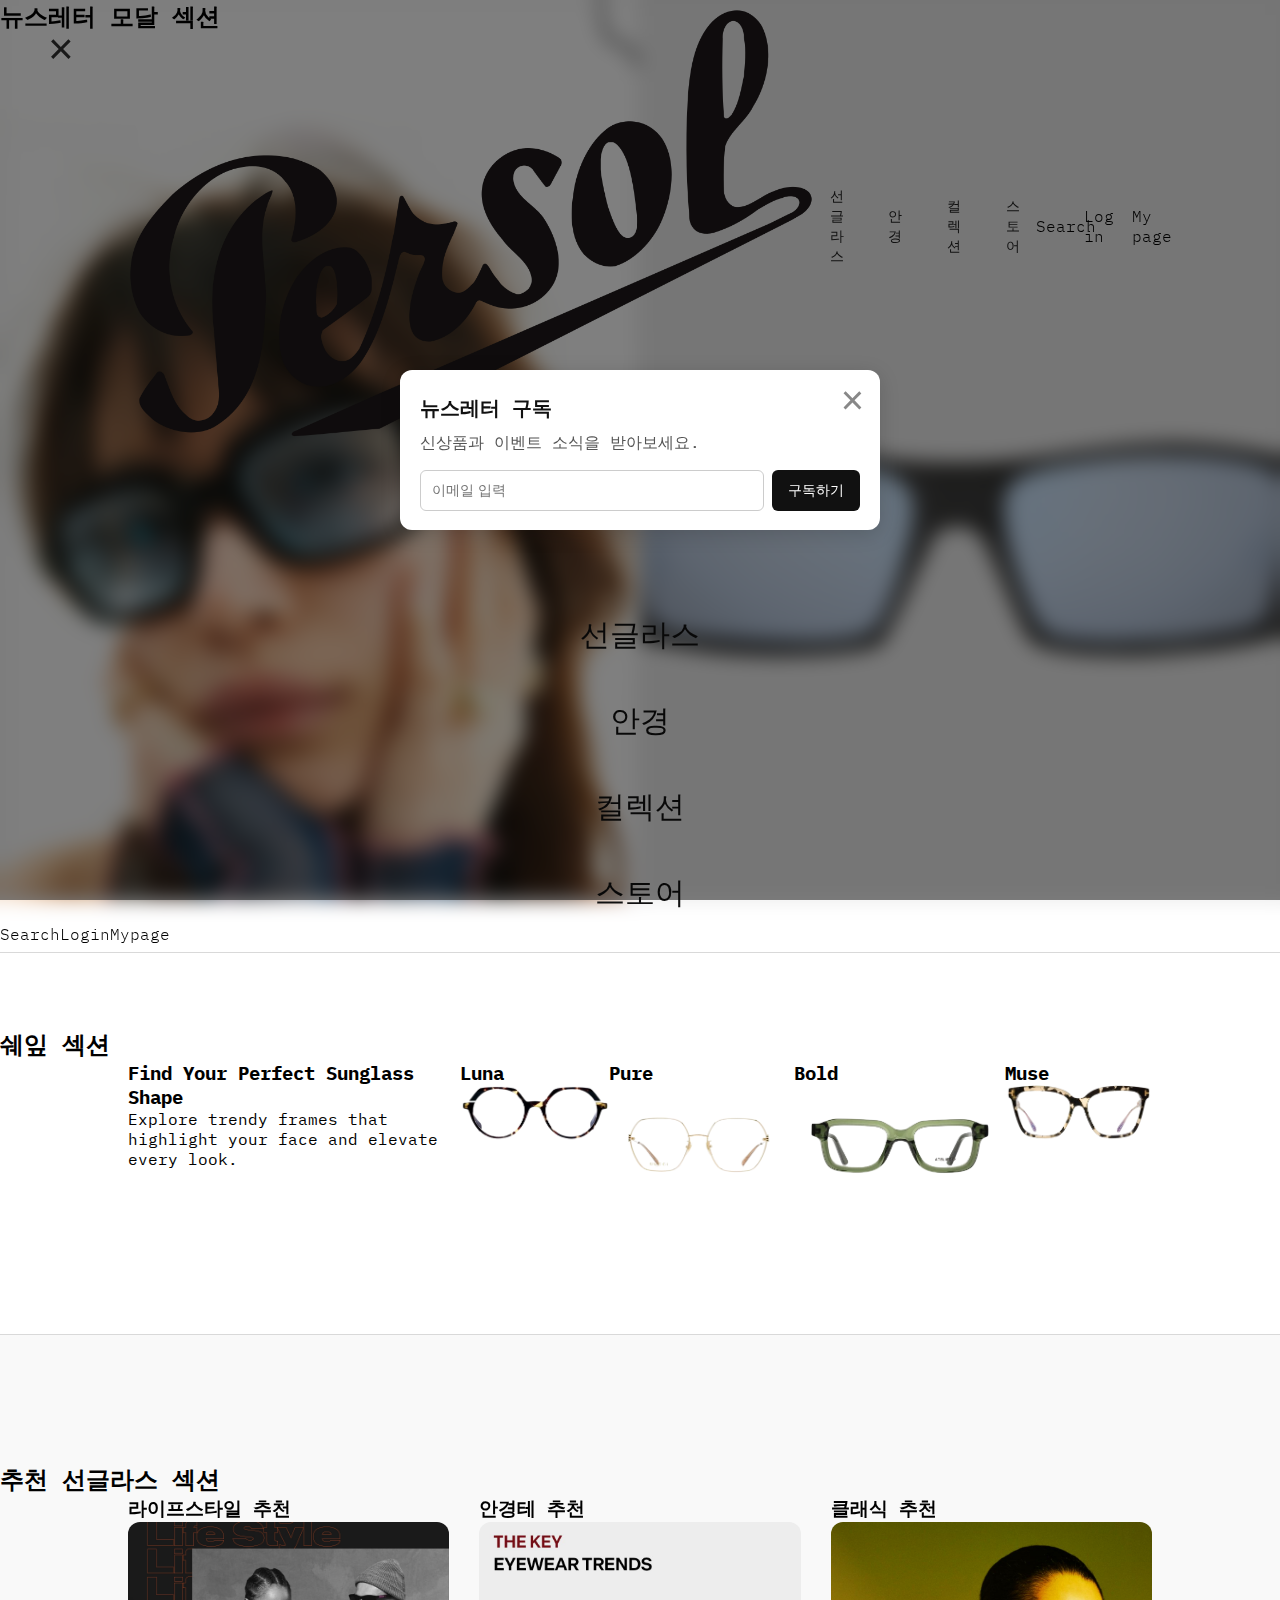
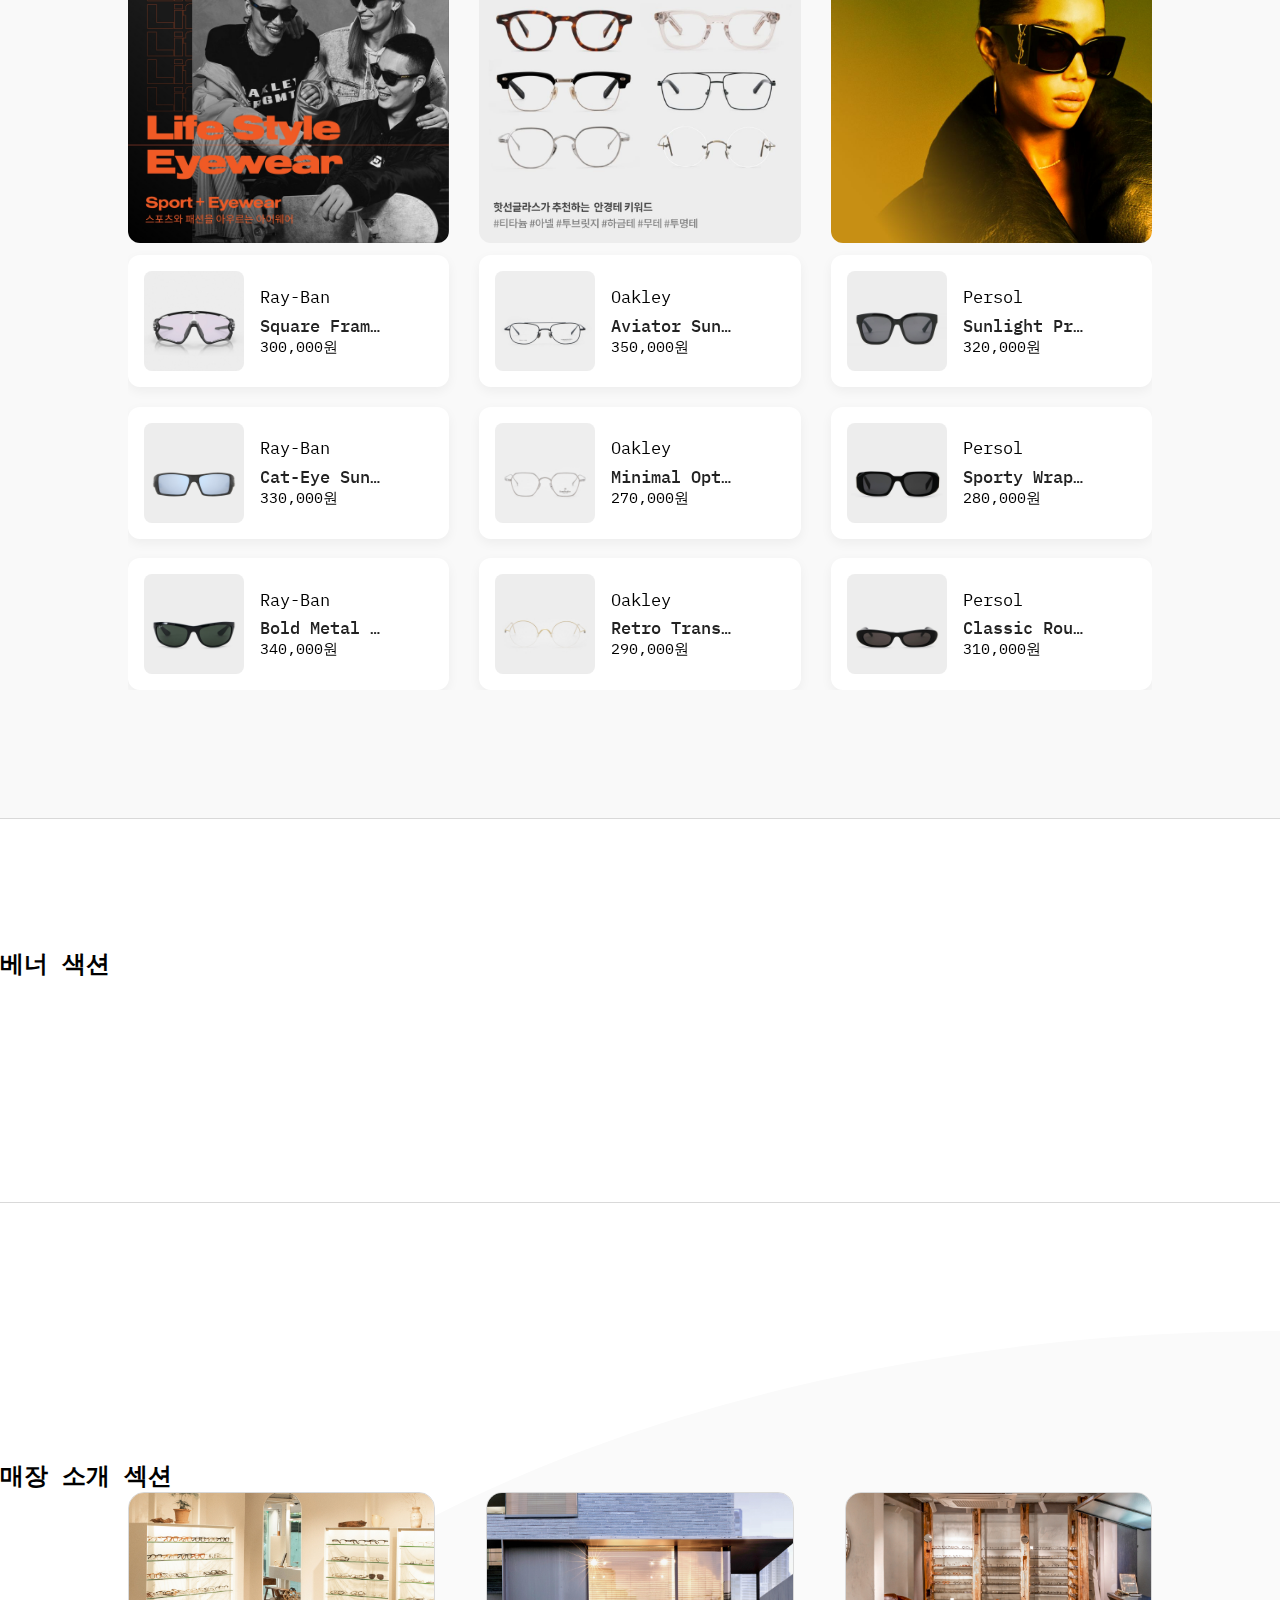
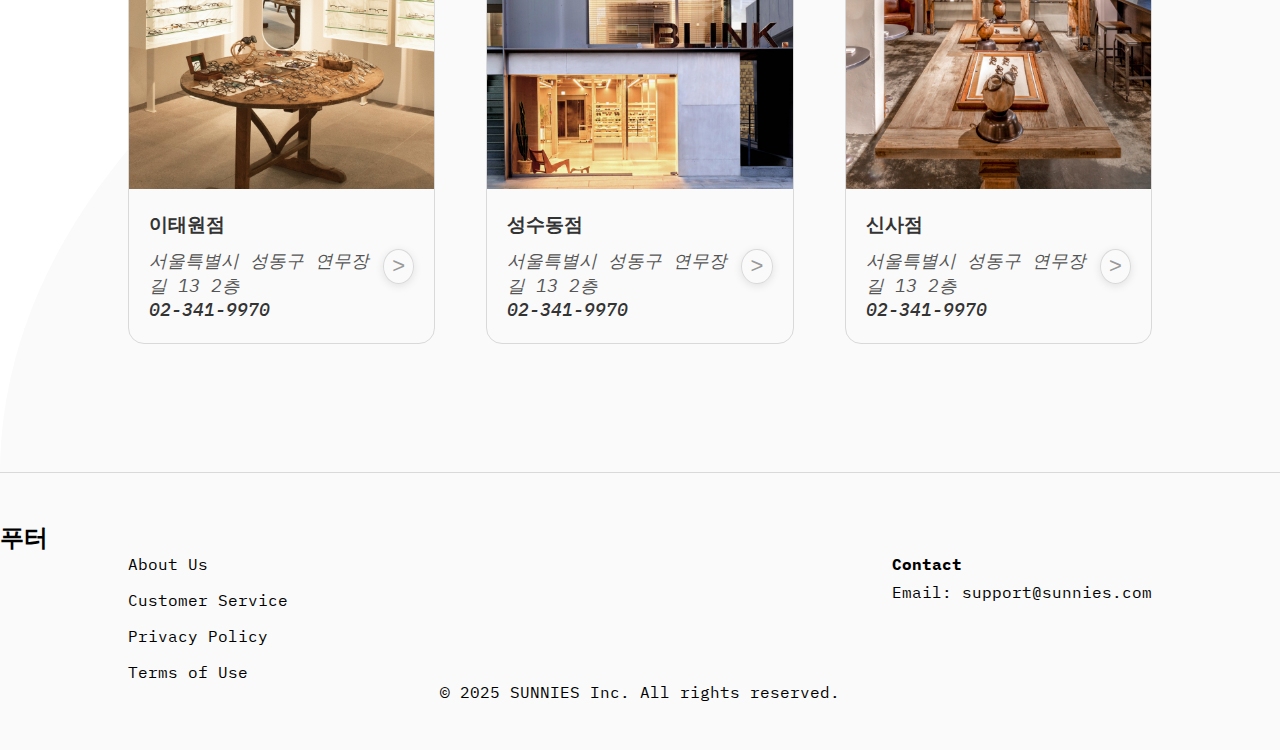
<file: sunglass-site/index.html>
<!DOCTYPE html>
<html lang="en">
<head>
    <meta charset="UTF-8">
    <meta name="viewport" content="width=device-width, initial-scale=1.0">
    <link rel="stylesheet" href="./css/defalut.css">
    <link rel="stylesheet" href="./css/main.css">
    <link rel="stylesheet" href="./css/responsive.css">
    <!-- ========== 구글 폰트 ========== -->
    <link href="https://fonts.googleapis.com/css2?family=IBM+Plex+Mono:ital,wght@0,100;0,200;0,300;0,400;0,500;0,600;0,700;1,100;1,200;1,300;1,400;1,500;1,600;1,700&display=swap" rel="stylesheet">
    <!-- ========== swiper slider ========== -->
    <link rel="stylesheet" href="https://cdn.jsdelivr.net/npm/swiper/swiper-bundle.min.css" />
    <title>선글라스</title>
</head>
<body>
    <header>
        <div class="inner flex jc-between ai-center">
            <h1 class="logo">
                <a href="#">
                    <img src="img/logo.png" alt="사이트 로고">
                </a>
            </h1>
            <nav class="default-gnb" aria-label="주요 메뉴">
                <ul class="gnb-menu flex ai-center">
                    <li>
                        <a href="#">선글라스</a>                        
                    </li>
                    <li>
                        <a href="#">안경</a>                        
                    </li>
                    <li>
                        <a href="#">컬렉션</a>                        
                    </li>
                    <li>
                        <a href="#">스토어</a>                        
                    </li>
                </ul>           
            </nav>
            <ul class="user-menu flex ai-center jc-between">
                <li>
                    <a href="#" aria-label="검색 페이지로 이동">Search</a>
                </li>
                <li>
                    <a href="#" aria-label="로그인 페이지로 이동">Log in</a>
                </li>
                <li>
                    <a href="#" aria-label="마이페이지로 이동">My page</a>
                </li>
            </ul>
            <button class="tab-open-btn" aria-label="메뉴 열기"
            aria-expanded="false"
            aria-controls="res-menu">☰</button>
        </div>
        <div class="overlay-tab">
            <button class="tab-close-btn" aria-label="닫기" aria-label="메뉴 닫기">×</button>
            <nav class="gnb" aria-label="반응형 주요 메뉴">
                <ul class="res-gnb-menu flex ai-center jc-between">
                    <li>
                        <a href="#">선글라스</a>                        
                    </li>
                    <li>
                        <a href="#">안경</a>                        
                    </li>
                    <li>
                        <a href="#">컬렉션</a>                        
                    </li>
                    <li>
                        <a href="#">스토어</a>                        
                    </li>
                </ul>    
                <ul class="res-user-menu flex ai-center">
                    <li>
                        <a href="#" aria-label="검색 페이지로 이동">Search</a>
                    </li>
                    <li>
                        <a href="#" aria-label="로그인 페이지로 이동">Login</a>
                    </li>
                    <li>
                        <a href="#" aria-label="마이페이지로 이동">Mypage</a>
                    </li>
                </ul>
            </nav>
        </div>
    </header>
    <main>
        <section class="main-sec flex" aria-label="메인 선글라스 소개">
            <a href="#" class="main-bg" aria-label="새로운 선글라스 컬렉션 보기">
                <img src="img/main/main01.jpeg" alt="모델이 선글라스를 착용한 모습">
            </a>
            <a href="#" class="main-bg" aria-label="시그니처 선글라스 보기">
                <img src="img/main/main02.jpeg" alt="대표 선글라스 제품 이미지">
            </a>
        </section>
        <section class="shape-sec" aria-label="쉐잎 소개">
            <h2 class="sr-only">쉐잎 섹션</h2>
            <div class="inner flex jc-between">
                <div class="text-box">
                    <h3>Find Your Perfect Sunglass Shape</h3>
                    <p>Explore trendy frames that highlight your face and elevate every look.</p>
                </div>
                <div class="item-list flex jc-between">
                    <article class="item-box">
                        <a href="#" class="product-link">
                            <h3 class="shape-label">Luna</h3>
                            <div class="product-img">
                                <img src="img/new/new01.png" alt="Luna style sunglasses">
                            </div>
                        </a>
                    </article>
                    <article class="item-box">
                        <a href="#" class="product-link">
                            <h3 class="shape-label">Pure</h3>
                            <div class="product-img">
                                <img src="img/new/new02.png" alt="Pure style sunglasses">
                            </div>
                        </a>
                    </article>
                    <article class="item-box">
                        <a href="#" class="product-link">
                            <h3 class="shape-label">Bold</h3>
                            <div class="product-img">
                                <img src="img/new/new03.png" alt="Bold style sunglasses">
                            </div>
                        </a>
                    </article>
                    <article class="item-box">
                        <a href="#" class="product-link">
                            <h3 class="shape-label">Muse</h3>
                            <div class="product-img">
                                <img src="img/new/new04.png" alt="Muse style sunglasses">
                            </div>
                        </a>
                    </article>
                </div>
            </div>
        </section>
        <section class="recommend-sec" aria-label="추천 선글라스">
            <h2 class="sr-only">추천 선글라스 섹션</h2>
            <div class="inner"> 
                <div class="recommend-slider" aria-label="추천 선글라스 슬라이더">
                    <div class="swiper-wrapper">
                        <div class="swiper-slide">
                            <h3 class="sr-only">라이프스타일 추천</h3>
                            <div class="product-group">
                                <div class="product-bg">
                                    <img src="img/recommend/first_bg.jpeg" alt="라이프스타일 선글라스 배경 이미지">
                                </div>
                                <div class="product-list flex">
                                    <article class="product-item flex jc-between ai-center">
                                        <a href="#" class="product-thumb">
                                            <img src="img/recommend/first01.jpeg" alt="JD909 SQUARE 007 Black - Blue Lens">
                                        </a>
                                        <div class="product-info flex">
                                            <a href="#" class="brand-name">Ray-Ban</a>
                                            <a href="#" class="brand-link-area">
                                                <h4 class="brand-item">Square Frame Sunglasses – Black with Blue Lenses</h4>
                                                <div class="brand-price">300,000원</div>
                                            </a>
                                        </div>
                                    </article>
                                    <article class="product-item flex jc-between ai-center">
                                        <a href="#" class="product-thumb">
                                            <img src="img/recommend/first02.jpeg" alt="AK560 CAT-EYE 008 Pink - Rose Lens">
                                        </a>
                                        <div class="product-info flex">
                                            <a href="#" class="brand-name">Ray-Ban</a>
                                            <a href="#" class="brand-link-area">
                                                <h4 class="brand-item">Cat-Eye Sunglasses – Pink Frame with Rose Lenses</h4>
                                                <div class="brand-price">330,000원</div>
                                            </a>
                                        </div>
                                    </article>
                                    <article class="product-item flex jc-between ai-center">
                                        <a href="#" class="product-thumb">
                                            <img src="img/recommend/first03.jpeg" alt="ZX808 BOLD 009 Gunmetal - Smoke Lens">
                                        </a>
                                        <div class="product-info flex">
                                            <a href="#" class="brand-name">Ray-Ban</a>
                                            <a href="#" class="brand-link-area">
                                                <h4 class="brand-item">Bold Metal Sunglasses – Gunmetal Frame with Smoke Lenses</h4>
                                                <div class="brand-price">340,000원</div>
                                            </a>
                                        </div>
                                    </article>
                                </div>
                            </div>
                        </div>
                        <div class="swiper-slide">
                            <h3 class="sr-only">안경테 추천</h3>
                            <div class="product-group">
                                <div class="product-bg">
                                    <img src="img/recommend/second_bg.jpeg" alt="안경테 추천 키워드 배경 이미지">
                                </div>
                                <div class="product-list flex">
                                    <article class="product-item flex jc-between ai-center">
                                        <a href="#" class="product-thumb">
                                            <img src="img/recommend/second01.jpeg" alt="MH890 AVIATOR 003 Gold - Green Lens">
                                        </a>
                                        <div class="product-info flex">
                                            <a href="#" class="brand-name">Oakley</a>
                                            <a href="#" class="brand-link-area">
                                                <h4 class="brand-item">Aviator Sunglasses – Gold Frame with Green Lenses</h4>
                                                <div class="brand-price">350,000원</div>
                                            </a>
                                        </div>
                                    </article>
                                    <article class="product-item flex jc-between ai-center">
                                        <a href="#" class="product-thumb">
                                            <img src="img/recommend/second02.jpeg" alt="TS301 MINIMAL 004 Matte Black - Clear Lens">
                                        </a>
                                        <div class="product-info flex">
                                            <a href="#" class="brand-name">Oakley</a>
                                            <a href="#" class="brand-link-area">
                                                <h4 class="brand-item">Minimal Optical Glasses – Matte Black Frame with Clear Lenses</h4>
                                                <div class="brand-price">270,000원</div>
                                            </a>
                                        </div>
                                    </article>
                                    <article class="product-item flex jc-between ai-center">
                                        <a href="#" class="product-thumb">
                                            <img src="img/recommend/second03.jpeg" alt="LF777 RETRO 006 Transparent - Brown Gradient Lens">
                                        </a>
                                        <div class="product-info flex">
                                            <a href="#" class="brand-name">Oakley</a>
                                            <a href="#" class="brand-link-area">
                                                <h4 class="brand-item">Retro Transparent Sunglasses – Brown Gradient Lenses</h4>
                                                <div class="brand-price">290,000원</div>
                                            </a>
                                        </div>
                                    </article>
                                </div>
                            </div>
                        </div>
                        <div class="swiper-slide">
                            <h3 class="sr-only">클래식 추천</h3>
                            <div class="product-group">
                                <div class="product-bg">
                                    <img src="img/recommend/third_bg.jpeg" alt="클래식 추천 섹션 배경">
                                </div>
                                <div class="product-list flex">
                                    <article class="product-item flex jc-between ai-center">
                                        <a href="#" class="product-thumb">
                                            <img src="img/recommend/third01.jpeg" alt="SL557 SHADE 001 Black - Black G-15 Green Lens">
                                        </a>
                                        <div class="product-info flex">
                                            <a href="#" class="brand-name">Persol</a>
                                            <a href="#" class="brand-link-area">
                                                <h4 class="brand-item">Sunlight Protection Eyewear – Black Frame with Grey Lenses</h4>
                                                <div class="brand-price">320,000원</div>
                                            </a>
                                        </div>
                                    </article>
                                    <article class="product-item flex jc-between ai-center">
                                        <a href="#" class="product-thumb">
                                            <img src="img/recommend/third02.jpeg" alt="RL234 SPORTY 002 Silver - Blue Mirror Lens">
                                        </a>
                                        <div class="product-info flex">
                                            <a href="#" class="brand-name">Persol</a>
                                            <a href="#" class="brand-link-area">
                                                <h4 class="brand-item">Sporty Wrap Sunglasses – Silver Frame with Blue Mirror Lenses</h4>
                                                <div class="brand-price">280,000원</div>
                                            </a>
                                        </div>
                                    </article>
                                    <article class="product-item flex jc-between ai-center">
                                        <a href="#" class="product-thumb">
                                            <img src="img/recommend/third03.jpeg" alt="VX110 CLASSIC 005 Tortoise - Brown Lens">
                                        </a>
                                        <div class="product-info flex">
                                            <a href="#" class="brand-name">Persol</a>
                                            <a href="#" class="brand-link-area">
                                                <h4 class="brand-item">Classic Round Sunglasses – Tortoise Frame with Brown Lenses</h4>
                                                <div class="brand-price">310,000원</div>
                                            </a>
                                        </div>
                                    </article>
                                </div>
                            </div>
                        </div>
                    </div>
                    <div class="recommend-prev-btn slide-prev-btn" aria-label="이전 추천 슬라이드 보기">&lt;</div>
                    <div class="recommend-next-btn slide-next-btn" aria-label="다음 추천 슬라이드 보기">&gt;</div>
                </div>
            </div>
        </section>
        <section class="banner-sec">
            <h2 class="sr-only">베너 색션</h2>
        </section>
        <section class="store-sec" aria-label="매장 소개">
            <h2 class="sr-only">매장 소개 섹션</h2>
            <div class="inner flex jc-between">
                <article>
                    <a href="#" class="store-image">
                        <img src="img/store/store1.jpg" alt="스토어 이태원점">
                    </a>
                    <div class="store-meta flex jc-between">
                        <div class="store-details">
                            <h4>이태원점</h4>
                            <address class="store-address">
                            서울특별시 성동구 연무장길 13 2층<br>
                            <a href="tel:023419970">02-341-9970</a>
                            </address>
                        </div>
                        <button class="view-more">&gt;</button>
                    </div>
                </article>
                <article>
                    <a href="#" class="store-image">
                    <img src="img/store/store2.jpg" alt="스토어 성수동점">
                    </a>
                    <div class="store-meta flex jc-between">
                    <div class="store-details">
                        <h4>성수동점</h4>
                        <address class="store-address">
                        서울특별시 성동구 연무장길 13 2층<br>
                            <a href="tel:023419970">02-341-9970</a>
                        </address>
                    </div>
                    <button class="view-more">&gt;</button>
                    </div>
                </article>
                <article>
                    <a href="#" class="store-image">
                    <img src="img/store/store3.jpg" alt="스토어 신사점">
                    </a>
                    <div class="store-meta flex jc-between">
                    <div class="store-details">
                        <h4>신사점</h4>
                        <address class="store-address">
                        서울특별시 성동구 연무장길 13 2층<br>
                        <a href="tel:023419970">02-341-9970</a>
                        </address>
                    </div>
                    <button class="view-more">&gt;</button>
                    </div>
                </article>
            </div>
        </section>
        <div class="newsletter-overlay" aria-label="뉴스레터 모달">
            <h2 class="sr-only">뉴스레터 모달 섹션</h2>
            <div class="newsletter-popup" aria-expanded="true">
                <button class="close-btn" aria-label="닫기">×</button>
                <h2>뉴스레터 구독</h2>
                <p>신상품과 이벤트 소식을 받아보세요.</p>
                <form class="newsletter-form">
                    <input type="email" placeholder="이메일 입력" required />
                    <button type="submit">구독하기</button>
                </form>
            </div> 
        </div>  
        <div class="floating-action-group flex">
            <button class="newsletter-btn" aria-label="뉴스레터 구독 열기">
                <img src="img/icons/newsletter.svg" alt="뉴스레터 아이콘">
            </button>
            <button class="scroll-top-btn hidden" aria-label="맨 위로 이동">
                <img src="img/icons/scroll-top-btn.svg" alt="위로 가기 아이콘">
            </button>
        </div>
    </main>
    <footer class="footer">
        <h2 class="sr-only">푸터</h2>
        <div class="inner">
            <div class="footer-top flex jc-between">
                <nav class="footer-nav">
                    <ul class="footer-menu flex">
                        <li><a href="#">About Us</a></li>
                        <li><a href="#">Customer Service</a></li>
                        <li><a href="#">Privacy Policy</a></li>
                        <li><a href="#">Terms of Use</a></li>
                    </ul>
                </nav>
                <div class="footer-contact flex">
                    <p class="footer-title"><strong>Contact</strong></p>
                    <p class="footer-email">Email: support@sunnies.com</p>
                </div>
            </div>
            <div class="footer-bottom">
                <p class="footer-copy">© 2025 SUNNIES Inc. All rights reserved.</p>
            </div>
        </div>
    </footer>
    <script src="https://cdn.jsdelivr.net/npm/swiper/swiper-bundle.min.js"></script>
    <script src="main.js"></script>
</body>
</html>
</file>
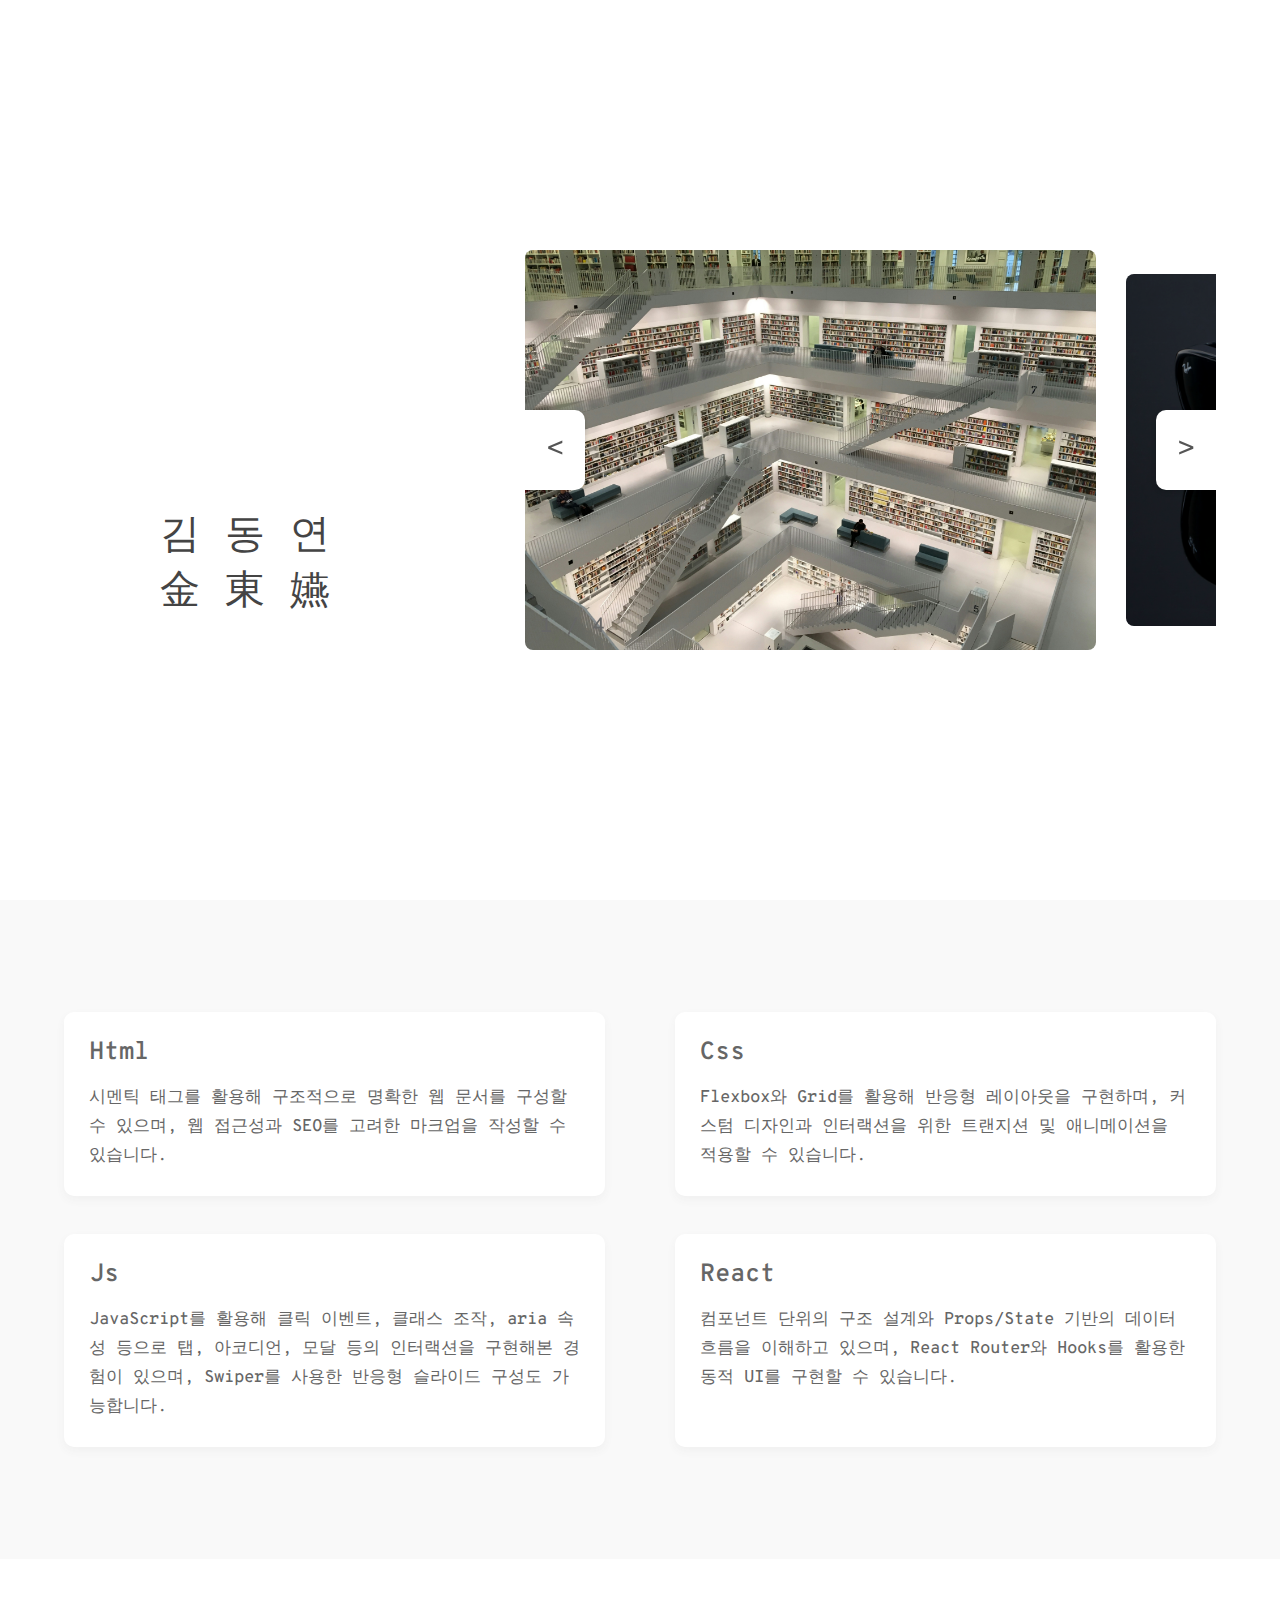
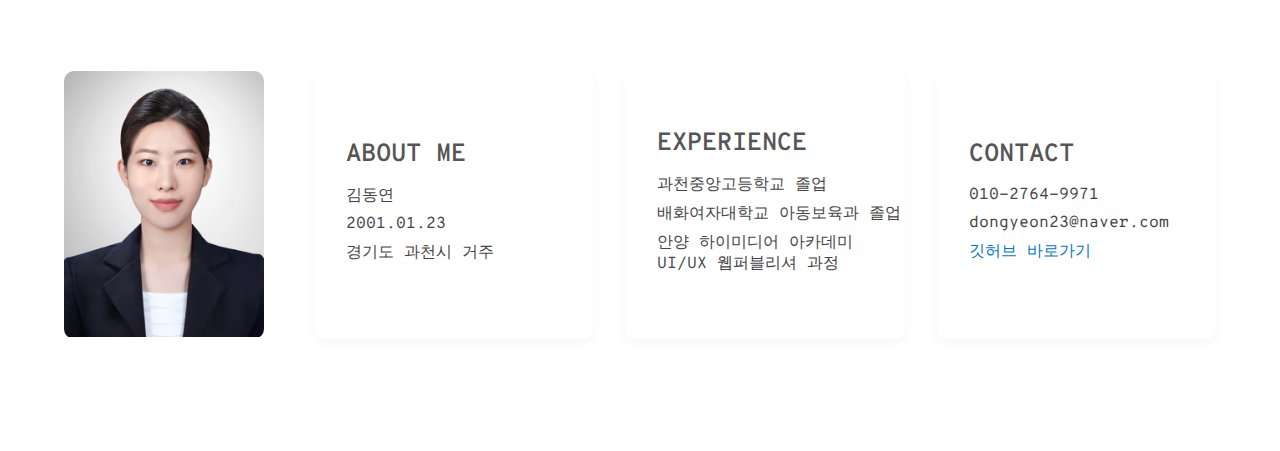
<file: main.html>
<!DOCTYPE html>
<html lang="en">
<head>
    <meta charset="UTF-8" />
    <meta name="viewport" content="width=device-width, initial-scale=1.0" />
    <title>Portfolio</title>
    <link rel="stylesheet" href="https://unpkg.com/swiper/swiper-bundle.min.css" />
    <link href="https://fonts.googleapis.com/css2?family=Overpass+Mono&display=swap" rel="stylesheet">
    <link rel="stylesheet" href="style.css">
</head>
<body>
    <header class="visually-hidden">
        <h1>김동연 Portfolio</h1> 
    </header> 
    <main>
        <section class="project-sec flex ai-center">
            <h2 class="visually-hidden">프로젝트 섹션</h2>
            <div class="inner flex jc-between">
                <div class="name-wrapper">
                    <div>
                        <span>김</span>
                        <span>동</span>
                        <span>연</span>
                    </div>
                    <div class="chinese-text">
                        <span>金</span>
                        <span>東</span>
                        <span>嬿</span>
                    </div>
                </div>
                <div class="project-panel">
                    <div class="swiper">
                        <div class="slide-pagination"></div>
                        <div class="swiper-wrapper">
                            <div class="swiper-slide" data-id="1">
                                <div class="project-img">
                                    <img src="img/modal-bg/library-website-bg.jpg" alt="도서관 사이트 썸네일">
                                </div>
                            </div>
                            <div class="swiper-slide" data-id="2">
                                <div class="project-img">
                                    <img src="img/modal-bg/sunglass-website-bg.jpg" alt="선글라스 사이트 썸네일">
                                </div>
                            </div>
                            <div class="swiper-slide" data-id="3">
                                <div class="project-img">
                                    <img src="img/modal-bg/flight-website-bg.jpg" alt="항공사 사이트 썸네일">
                                </div>
                            </div>
                            <div class="swiper-slide" data-id="4">
                                <div class="project-img">
                                    <img src="img/modal-bg/map-website-bg.png" alt="지도 리엑트 썸네일">
                                </div>
                            </div>
                        </div>
                        <div class="slide-prev-btn flex ai-center jc-center">&lt;</div>
                        <div class="slide-next-btn flex ai-center jc-center">&gt;</div>
                    </div>
                </div>
            </div>
            <div class="modal-wrap">
                <div class="project-detail detail-1" id="1" hidden>
                    <button class="close-modal">X</button>
                    <div class="modal-details">
                        <div class="mockup-wrap flex">
                            <div class="mockup mockup-pc">
                                <img src="img/detail/library-pc-mockup.png" alt="도서관 사이트 pc 목업 이미지">
                            </div>
                            <div class="mockup mockup-mb">
                                <img src="img/detail/library-mb-mockup.png" alt="도서관 사이트 모바일 목업 이미지">
                            </div>
                        </div>
                        <div class="detail-text">
                            <h3 class="project-name">도서관 사이트</h3>
                            <ul>
                                <li><strong>기술</strong>: Html, Css, Js</li>
                                <li><strong>참여도</strong>: 개인 100%</li>
                                <li>도서관 웹사이트 메인 페이지로, 접근성을 고려한 시멘틱 구조와 ARIA 속성을 적용하였고, Swiper.js로 도서 슬라이더 및 팝업 영역을 구현했습니다. 반응형 네비게이션, 공지사항, 로그인, 이용안내 등 주요 UI 컴포넌트를 직접 설계·마크업했습니다.</li>                                
                            </ul>
                            <div class="link-block flex jc-center">
                                <a href="https://github.com/kimdongyeon23/kimdongyeon-portfolio/tree/8ba4d427c7219eda491129b52f6176a3719bb58f/library-site" class="github-link">깃허브</a>
                                <a href="library-site/main.html" class="site-link">사이트 바로가기</a>
                                <a href="https://www.figma.com/design/MlrseABiAHbrYd12fca4ep/Untitled?node-id=130-176&t=nBGgNopFsBKBnxNs-1" class="figma-link">스타일가이드</a>
                            </div>
                        </div>
                    </div>
                </div>
                <div class="project-detail detail-2" id="2" hidden>
                    <button class="close-modal">X</button>
                    <div class="modal-details">
                        <div class="mockup-wrap flex">
                            <div class="mockup mockup-pc">
                                <img src="img/detail/sunglass-pc-mockup.png" alt="선글라스 사이트 pc 목업 이미지">
                            </div>
                            <div class="mockup mockup-mb">
                                <img src="img/detail/sunglass-mb-mockup.png" alt="선글라스 사이트 모바일 목업 이미지">
                            </div>
                        </div>
                        <div class="detail-text">
                            <h3 class="project-name">쇼핑몰 사이트</h3>
                            <ul>
                                <li><strong>기술</strong>: Html, Css, Js</li>
                                <li><strong>참여도</strong>: 개인 100%</li>
                                <li>반응형 메인 페이지로 시멘틱 태그와 ARIA 속성을 적용하여 접근성을 강화하고 Swiper.js로 추천 상품 슬라이더를 구현하였습니다. 반응형 네비게이션, 뉴스레터 모달, 매장 소개, 상품 리스트 등 주요 UI를 설계·구현하였습니다.</li>
                            </ul>
                            <div class="link-block flex jc-center">
                                <a href="https://github.com/kimdongyeon23/kimdongyeon-portfolio/tree/8ba4d427c7219eda491129b52f6176a3719bb58f/sunglass-site" class="github-link">깃허브</a>
                                <a href="sunglass-site/main.html" class="site-link">사이트 바로가기</a>
                                <a href="https://www.figma.com/design/MlrseABiAHbrYd12fca4ep/Untitled?node-id=130-179&t=nBGgNopFsBKBnxNs-1" class="figma-link">스타일가이드</a>
                            </div>
                        </div>
                    </div>
                </div>
                <div class="project-detail detail-3" id="3" hidden>
                    <button class="close-modal">X</button>
                    <div class="modal-details">
                        <div class="mockup-wrap flex">
                            <div class="mockup mockup-pc">
                                <img src="img/detail/flight-pc-mockup.png" alt="항공사 사이트 pc 목업 이미지">
                            </div>
                            <div class="mockup mockup-mb">
                                <img src="img/detail/flight-mb-mockup.png" alt="항공사 사이트 모바일 목업 이미지">
                            </div>
                        </div>
                        <div class="detail-text">
                            <h3 class="project-name">항공사 사이트</h3>
                            <ul>
                                <li><strong>기술</strong>: Html, Css, Js</li>
                                <li><strong>참여도</strong>: 개인 100%</li>
                                <li>항공권 예매, 예약 조회, 체크인 기능을 포함한 반응형 예약 섹션과 시멘틱 태그 및 ARIA 속성을 적용해 접근성을 높였으며, Swiper.js를 활용한 여행 정보 및 공지사항 슬라이더, 자주 묻는 질문 아코디언 메뉴, 반응형 네비게이션과 푸터를 설계·구현하였습니다.</li>
                            </ul>
                            <div class="link-block flex jc-center">
                                <a href="https://github.com/kimdongyeon23/kimdongyeon-portfolio/tree/8ba4d427c7219eda491129b52f6176a3719bb58f/flight-site" class="github-link">깃허브</a>
                                <a href="flight-site/main.html" class="site-link">사이트 바로가기</a>
                                <a href="https://www.figma.com/design/MlrseABiAHbrYd12fca4ep/Untitled?node-id=136-341&t=nBGgNopFsBKBnxNs-1" class="figma-link">스타일가이드</a>
                            </div>
                        </div>
                    </div>
                </div>
                <div class="project-detail detail-4" id="4" hidden>
                    <button class="close-modal">X</button>
                    <div class="modal-details">
                        <div class="mockup mockup-pc mockup-wrap">
                            <img src="img/detail/map-mockup.png" alt="지도 사이트 목업 이미지">
                        </div>
                        <div class="detail-text">
                            <h3 class="project-name">React 지도</h3>
                            <ul>
                                <li><strong>기술</strong>: React</li>
                                <li><strong>참여도</strong>: 개인 100%</li>
                                <li>React 훅과 Context API를 활용해 상태 관리를 최적화하고 API에서 뉴욕 핫스팟 데이터를 받아 탭 UI로 화면을 전환하며 좋아요 및 검색 기능을 구현한 지도 기반 웹 애플리케이션을 컴포넌트 재사용성에 중점을 두고 설계·구현하였습니다.</li>
                            </ul>
                            <div class="link-block flex jc-center">
                                <a href="https://github.com/kimdongyeon23/map-react-site.git" class="github-link">깃허브</a>
                                <a href="https://map-react-site.netlify.app" class="site-link">사이트 바로가기</a>
                                <a href="#" class="figma-link">스타일가이드</a>
                            </div>
                        </div>
                    </div>
                </div>
            </div>
        </section>
        <section class="skills-sec">
            <h2 class="visually-hidden">스킬 섹션</h2>
            <div class="inner">
                <div class="skills-wrap flex jc-between">
                    <div class="skill-block">
                        <h3>Html</h3>
                        <p>시멘틱 태그를 활용해 구조적으로 명확한 웹 문서를 구성할 수 있으며, 웹 접근성과 SEO를 고려한 마크업을 작성할 수 있습니다.</p>
                    </div>
                    <div class="skill-block">
                        <h3>Css</h3>
                        <p>Flexbox와 Grid를 활용해 반응형 레이아웃을 구현하며, 커스텀 디자인과 인터랙션을 위한 트랜지션 및 애니메이션을 적용할 수 있습니다.</p>
                    </div>
                    <div class="skill-block">
                        <h3>Js</h3>
                        <p>JavaScript를 활용해 클릭 이벤트, 클래스 조작, aria 속성 등으로 탭, 아코디언, 모달 등의 인터랙션을 구현해본 경험이 있으며, Swiper를 사용한 반응형 슬라이드 구성도 가능합니다.</p>
                    </div>
                    <div class="skill-block">
                        <h3>React</h3>
                        <p>컴포넌트 단위의 구조 설계와 Props/State 기반의 데이터 흐름을 이해하고 있으며, React Router와 Hooks를 활용한 동적 UI를 구현할 수 있습니다.</p>
                    </div>
                </div>
            </div>
        </section>
        <section class="about-sec">
            <h2 class="visually-hidden">소개 섹션</h2>
            <div class="inner flex">
                <div class="img-wrap">
                    <img src="img/photo.JPG" alt="김동연 증명사진">
                </div>
                <div class="about-text flex">
                    <article class="about-block flex jc-center">
                        <h3 class="about-heading">ABOUT ME</h3>
                        <p class="about-info">김동연</p>
                        <p class="about-info">2001.01.23</p>
                        <p class="about-info">경기도 과천시 거주</p>
                    </article>
                    <article class="about-block flex jc-center">
                        <h3 class="about-heading">EXPERIENCE</h3>
                        <p class="about-info">과천중앙고등학교 졸업</p>
                        <p class="about-info">배화여자대학교 아동보육과 졸업</p>
                        <p class="about-info">안양 하이미디어 아카데미 UI/UX 웹퍼블리셔 과정</p>
                    </article>
                    <article class="about-block flex jc-center">
                        <h3 class="about-heading">CONTACT</h3>
                        <p class="about-info">010-2764-9971</p>
                        <p class="about-info">dongyeon23@naver.com</p>
                        <p class="about-info">
                                <a href="https://github.com/kimdongyeon23/kimdongyeon-portfolio.git">깃허브 바로가기</a>
                        </p>
                    </article>
                </div>
            </div>
        </section>
    </main>
    <script src="https://unpkg.com/swiper/swiper-bundle.min.js"></script>
    <script src="main.js"></script>
</body>
</html>
</file>
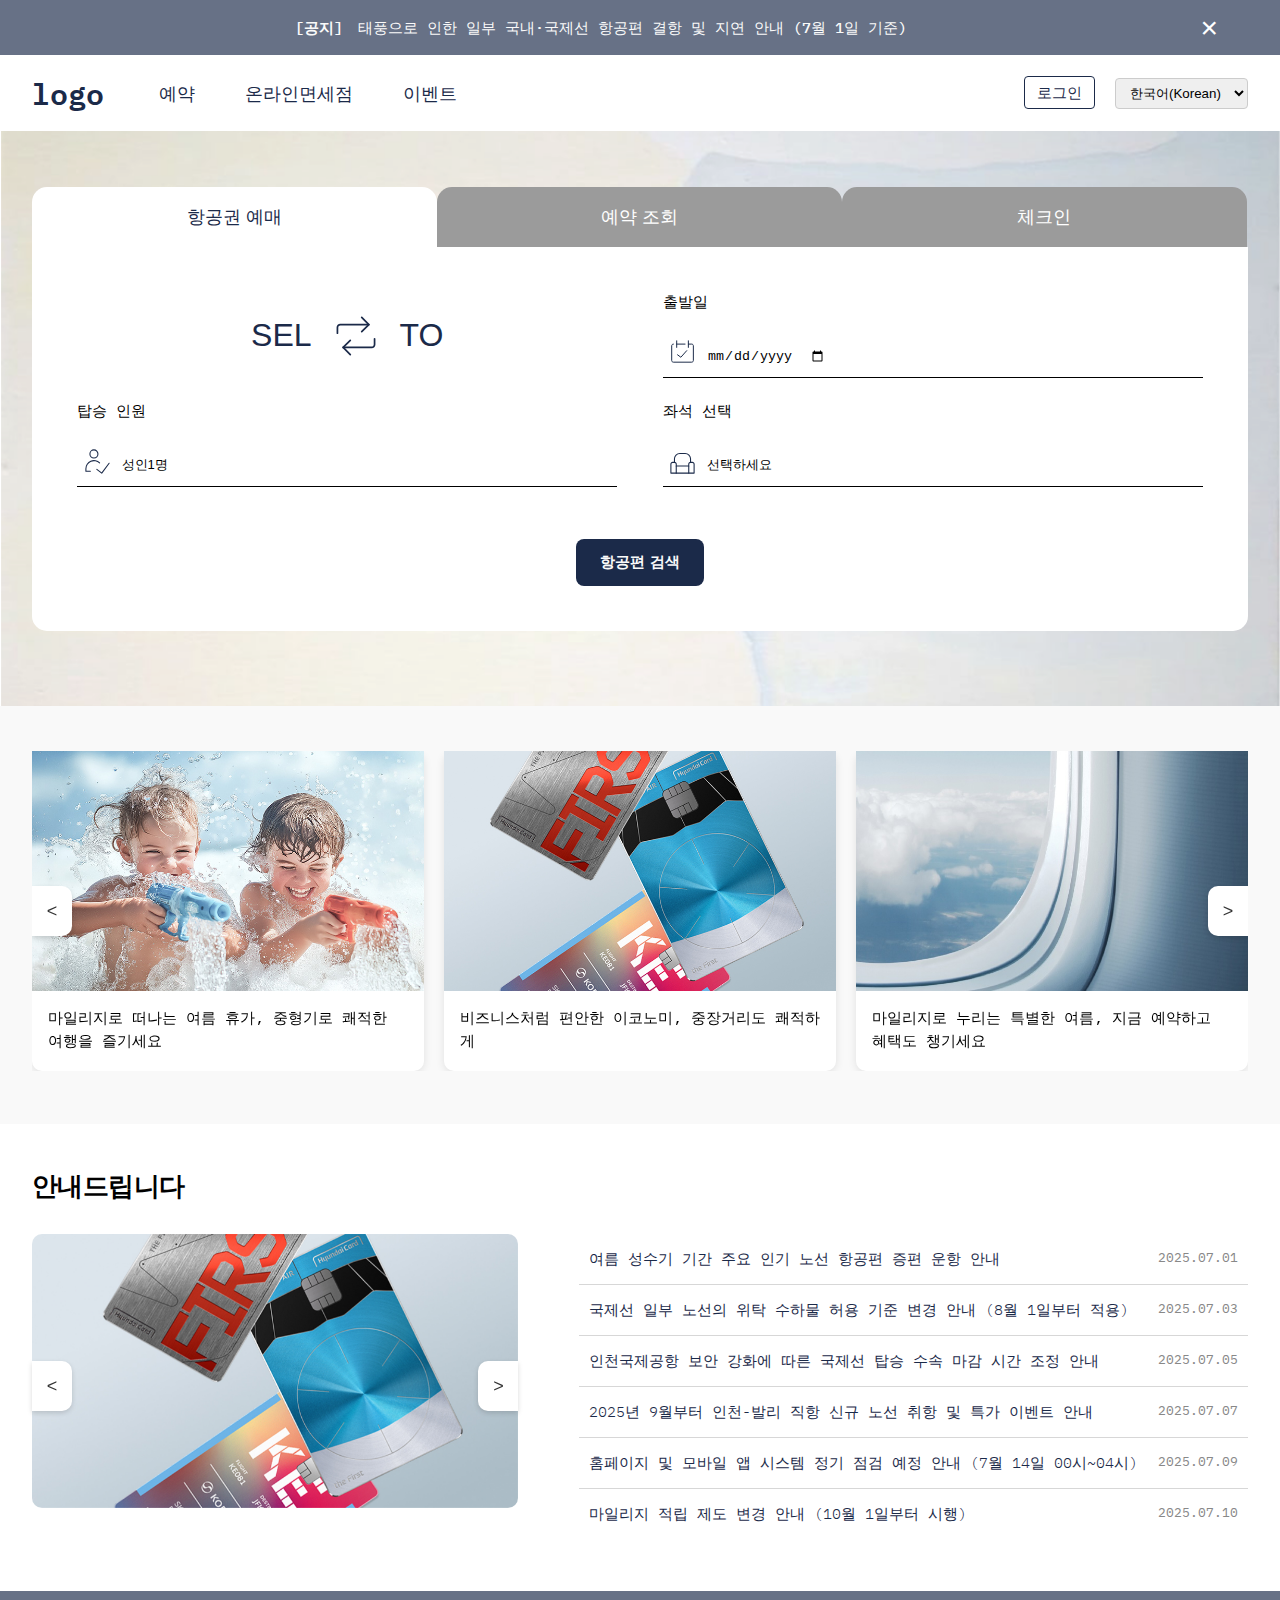
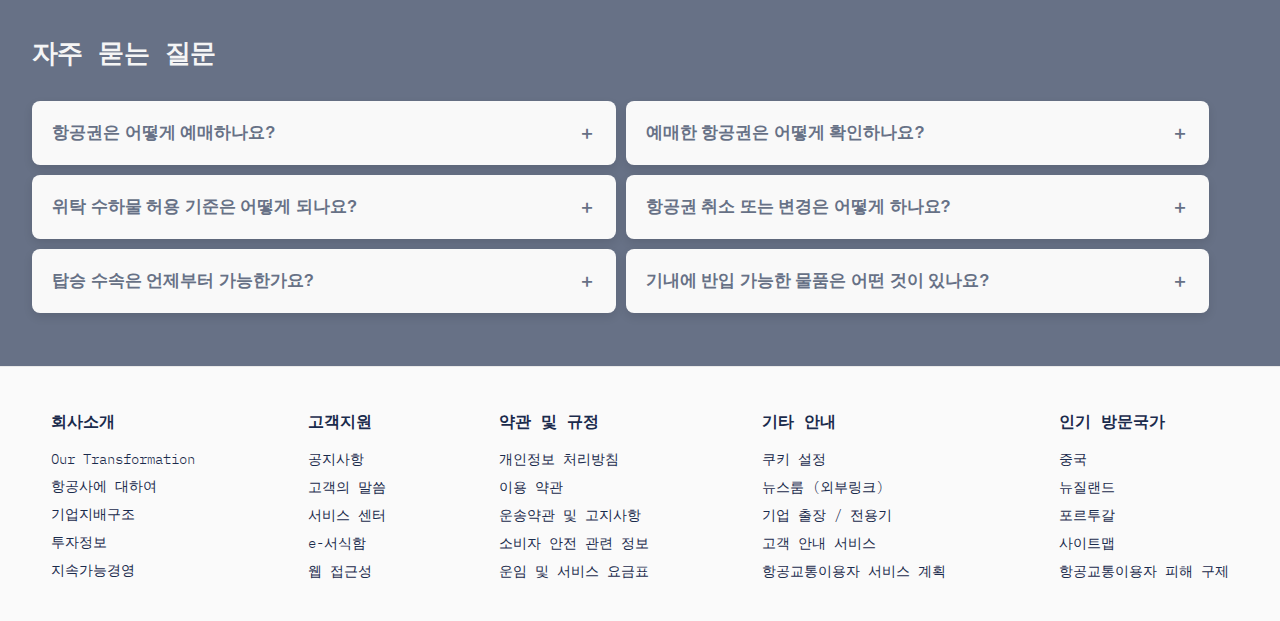
<file: flight-site/main.html>
<!DOCTYPE html>
<html lang="ko">
<head>
    <meta charset="UTF-8">
    <meta name="viewport" content="width=device-width, initial-scale=1.0">
    <title>항공사 사이트</title>
    <link rel="stylesheet" href="main.css">
    <link rel="stylesheet" href="responsive.css">
    <!-- 폰트 -->
    <link href="https://fonts.googleapis.com/css2?family=IBM+Plex+Mono:ital,wght@0,100;0,200;0,300;0,400;0,500;0,600;0,700;1,100;1,200;1,300;1,400;1,500;1,600;1,700&display=swap" rel="stylesheet">
    <!-- swiper slide -->
    <link rel="stylesheet" href="https://cdn.jsdelivr.net/npm/swiper/swiper-bundle.min.css" />
</head>
<body>
    <header>
        <div class="header-top">
            <div class="inner flex">
                <a href="#" class="header-alert" aria-expanded="true">
                    <strong class="notice-label">[공지]</strong>
                    태풍으로 인한 일부 국내·국제선 항공편 결항 및 지연 안내 (7월 1일 기준)
                </a>
                <button class="close-btn" aria-label="공지 닫기">×</button>
            </div>
        </div>
        <div class="header-bottom">
            <div class="inner flex ai-center jc-between">
                <div class="header-bototm-left flex ai-center jc-between">
                    <div class="header-logo">
                        <h1><a href="#">logo</a></h1>
                    </div>
                    <nav class="defalut-nav">
                        <ul class="gnb-menu flex ai-center jc-between">
                            <li><a href="#">예약</a></li>
                            <li><a href="#">온라인면세점</a></li>
                            <li><a href="#">이벤트</a></li>
                        </ul>
                    </nav>
                </div>
                <div class="defalut-user-menu">
                    <ul class="gnb-util flex ai-center jc-between">
                        <li>
                            <a class="login-btn" href="#">로그인</a>
                        </li>
                        <li class="flex jc-between ai-center">
                            <label for="lang-select" class="visually-hidden">언어선택</label>
                            <select id="lang-select" aria-label="언어 선택">
                                <option value="ko">한국어(Korean)</option>
                                <option value="en">ENG(English)</option>
                            </select>
                        </li>
                    </ul>
                </div>
                <div class="res-user-btn">
                    <button class="res-user-toggle" aria-label="메인 메뉴 열기" aria-expanded="false" aria-controls="main-gnb">☰</button>
                </div>
            </div>
            <div class="res-user-menu" hidden>
                <ul class="res-user-actions flex">
                    <li>
                        <a class="login-btn" href="#">로그인</a>
                    </li>
                    <li class="flex jc-between ai-center">
                        <label for="lang-select" class="visually-hidden">언어선택</label>
                        <select id="lang-select" aria-label="언어 선택">
                            <option value="ko">한국어(Korean)</option>
                            <option value="en">ENG(English)</option>
                        </select>
                    </li>
                </ul>
                <ul class="res-gnb">
                    <li><a href="#">예약</a></li>
                    <li><a href="#">온라인면세점</a></li>
                    <li><a href="#">이벤트</a></li>
                </ul>
            </div>
        </div>
    </header>
    <main>
        <section class="booking-sec" aria-label="예약 섹션">
            <h2 class="visually-hidden">예약 섹션</h2>
            <div class="inner">
                <ul class="flex">
                    <li class="tab-item">
                        <button class="tab-btn active" aria-selected="true" role="tab" aria-controls="form-reserve" data-target="form-reserve">항공권 예매</button>
                    </li>
                    <li class="tab-item">
                        <button class="tab-btn" aria-selected="false" role="tab" aria-controls="form-check" data-target="form-check">예약 조회</button>
                    </li>
                    <li class="tab-item"> 
                        <button class="tab-btn" aria-selected="false" role="tab" aria-controls="form-checkin" data-target="form-checkin">체크인</button>
                    </li>
                </ul>
                <form class="tab-form active" aria-label="항공권 예매 폼" role="tabpanel" id="form-reserve">
                    <h3 class="visually-hidden">항공권 예매</h3>
                    <fieldset class="reserve-fieldset flex jc-between ">
                        <legend class="visually-hidden">항공권 예약 정보 입력</legend>
                        <div class="form-group flex ai-center jc-between">
                            <div class="location-select flex ai-center jc-between">
                                <button class="from-airport">SEL</button>
                                <button class="arrow" aria-label="출발지와 도착지 전환">
                                    <img src="img/icons/double-headed arrow.svg" alt="출발지와 도착지 전환 아이콘">
                                </button>
                                <button class="to-airport" aria-expanded="false">TO</button>
                            </div>
                        </div>
                        <div class="form-group departure-date-group">
                            <span id="departure-label">출발일</span>
                            <div class="flex ai-end date-trigger option-btn" aria-labelledby="departure-label">
                                <div class="img">
                                    <img src="img/icons/calendar.svg" alt="달력 아이콘">
                                </div>
                                <input type="date" required>
                            </div>
                        </div>
                        <div class="form-group">
                            <span id="passenger-label">탑승 인원</span>
                            <button class="flex ai-end passenger-trigger option-btn" aria-labelledby="passenger-label">
                                <div class="img">
                                    <img src="img/icons/people.svg" alt="인원 아이콘">
                                </div>
                                <span class="option-text">성인1명</span>
                            </button>
                        </div>
                        <div class="form-group">
                            <span id="seats-label">좌석 선택</span>
                            <button class="flex ai-end seat-trigger option-btn" aria-labelledby="seats-label">
                                <div class="img">
                                    <img src="img/icons/seats.svg" alt="좌석 아이콘">
                                </div>
                                <span class="option-text">선택하세요</span>
                            </button>
                        </div>
                        <div class="form-submit-wrap">
                            <button type="submit" class="tab-search-btn">항공편 검색</button>
                        </div>
                    </fieldset>
                </form>
                <form class="tab-form" aria-label="항공권 예약조회 폼" role="tabpanel" id="form-check">
                    <h3 class="visually-hidden">항공권 예약조회</h3>
                    <fieldset class="flex jc-between">
                        <legend class="visually-hidden">항공권 예약 조회</legend>
                        <div class="form-group">
                            <label for="search-reserve-num">예약번호 또는 항공권번호</label>
                            <input type="text" id="search-reserve-num" class="option-btn" placeholder="예) A1B2C3 또는 1801234567890">
                        </div>
                        <div class="form-group departure-date-group">
                            <span id="departure-label">출발일</span>
                            <div class="flex ai-end date-trigger option-btn" aria-labelledby="departure-label">
                                <div class="img">
                                    <img src="img/icons/calendar.svg" alt="달력 아이콘">
                                </div>
                                <input type="date" required>
                            </div>
                        </div>
                        <div class="form-group">
                            <label for="reserve-last-name">성</label>
                            <input type="text" id="reserve-last-name" class="option-btn" required />
                        </div>
                        <div class="form-group">
                            <label for="reserve-first-name">이름</label>
                            <input type="text" id="reserve-first-name" class="option-btn" required />
                        </div>
                        <div class="form-submit-wrap">
                            <button type="submit" class="tab-search-btn">항공편 검색</button>
                        </div>
                    </fieldset>
                </form>
                <form class="tab-form" aria-label="항공권 체크인 폼" role="tabpanel" id="form-checkin">
                    <h3 class="visually-hidden">항공권 체크인</h3>
                    <fieldset class="flex jc-between">
                        <legend class="visually-hidden">항공권 체크인</legend>
                        <div class="form-group">
                            <label for="checkin-reserve-num">예약번호 또는 항공권번호</label>
                            <input type="text" id="checkin-reserve-num" class="option-btn" placeholder="예) A1B2C3 또는 1801234567890">
                        </div>
                        <div class="form-group departure-date-group">
                            <span id="departure-label">출발일</span>
                            <div class="flex ai-end date-trigger option-btn" aria-labelledby="departure-label">
                                <div class="img">
                                    <img src="img/icons/calendar.svg" alt="달력 아이콘">
                                </div>
                                <input type="date" required>
                            </div>
                        </div>
                        <div class="form-group">
                            <label for="reserve-last-name">성</label>
                            <input type="text" id="reserve-last-name" class="option-btn" required />
                        </div>
                        <div class="form-group">
                            <label for="reserve-first-name">이름</label>
                            <input type="text" id="reserve-first-name" class="option-btn" required />
                        </div>
                        <div class="form-submit-wrap">
                            <button type="submit" class="tab-search-btn">항공편 검색</button>
                        </div>                    
                    </fieldset>
                </form> 
            </div>
        </section>
        <section class="info-sec" aria-label="프로모션 섹션">
            <h2 class="visually-hidden">프로모션 섹션</h2>
            <div class="inner">
                <div class="swiper info-swiper" role="region" aria-label="여행 정보 슬라이드">
                    <button class="info-prev-btn slide-prev-btn" aria-label="이전 팝업 보기"
                    aria-controls="info-slide-wrapper">&lt;</button>
                    <div class="swiper-wrapper" id="info-slide-wrapper">
                        <div class="swiper-slide" aria-label="1/6" role="group" aria-roledescription="첫번쨰 슬라이드">
                            <a href="#">
                                <div class="img">
                                    <img src="img/info/info1.jpg" alt="마일리지로 떠나는 여름 휴가 안내 이미지">
                                </div>
                                <span>마일리지로 떠나는 여름 휴가, 중형기로 쾌적한 여행을 즐기세요</span>
                            </a>
                        </div>
                        <div class="swiper-slide" role="group" aria-roledescription="두번째 슬라이드" aria-label="2/6">
                            <a href="#">
                                <div class="img">
                                    <img src="img/info/info2.jpg" alt="편안한 이코노미 안내 이미지">
                                </div>
                                <span>비즈니스처럼 편안한 이코노미, 중장거리도 쾌적하게</span>
                            </a>
                        </div>
                        <div class="swiper-slide" role="group" aria-roledescription="세번째 슬라이드" aria-label="3/6">
                            <a href="#">
                                <div class="img">
                                    <img src="img/info/info3.jpg" alt="마일리지 혜택 안내 이미지">
                                </div>
                                <span>마일리지로 누리는 특별한 여름, 지금 예약하고 혜택도 챙기세요</span>
                            </a>
                        </div>
                        <div class="swiper-slide" role="group" aria-roledescription="네번째 슬라이드" aria-label="4/6">
                            <a href="#">
                                <div class="img">
                                    <img src="img/info/info4.jpg" alt="가족 여행 준비 안내 이미지">
                                </div>
                                <span>전 가족이 함께 떠나는 여행, 유아 좌석부터 기내식까지 미리 준비하세요</span>
                            </a>
                        </div>
                        <div class="swiper-slide" role="group" aria-roledescription="다섯번째 슬라이드" aria-label="5/6">
                            <a href="#">
                                <div class="img">
                                    <img src="img/info/info5.jpg" alt="여름 직항 노선 안내 이미지">
                                </div>
                                <span>여름엔 역시 직항! 인기 노선은 조기 마감되니 지금 바로 예매하세요</span>
                            </a>
                        </div>
                        <div class="swiper-slide" role="group" aria-roledescription="여섯번째 슬라이드" aria-label="6 / 6">
                            <a href="#">
                                <div class="img">
                                    <img src="img/info/info6.jpg" alt="모바일 체크인 안내 이미지">
                                </div>
                                <span>출장도 여유롭게, 모바일 체크인으로 빠르게 탑승하세요</span>
                            </a>
                        </div>
                    </div>
                    <button class="info-next-btn slide-next-btn" aria-label="다음 팝업 보기" aria-controls="info-slide-wrapper">&gt;</button>
                </div>
            </div>
        </section>
        <section class="notice-sec" aria-label="공지 섹션">
            <div class="inner">
                <div class="sec-header">
                    <h2>안내드립니다</h2>
                </div>
                <div class="article-group flex jc-between">
                    <article class="slider-article">
                        <h4 id="notice-slide-title" class="visually-hidden">공지사항 슬라이드</h4>
                        <button class="slide-prev-btn notice-prev-btn" aria-label="이전 슬라이드" aria-controls="notice-slide-wrapper">&lt;</button>
                        <div class="swiper notice-swiper" role="region" aria-labelledby="notice-slide-title"
                        aria-roledescription="공지슬라이드 모음">
                            <div class="swiper-wrapper" id="notice-slide-wrapper">
                                <div class="swiper-slide" role="group" aria-roledescription="첫번째 공지 슬라이드" aria-label="1/3">
                                    <a href="#"><img src="img/info/info2.jpg" alt="수하물 규정 변경 안내 이미지"/></a>
                                </div>
                                <div class="swiper-slide" role="group" aria-roledescription="두번째 공지 슬라이드" aria-label="2/3">
                                    <a href="#"><img src="img/info/info3.jpg" alt="국제선 운항 재개 안내 이미지"/></a>
                                </div>
                                <div class="swiper-slide" role="group" aria-roledescription="세번째 공지 슬라이드" aria-label="3/3">
                                    <a href="#"><img src="img/info/info4.jpg" alt="여름철 항공기 운항 지연 및 결항 안내 이미지"/></a>
                                </div>
                            </div>
                        </div>
                        <button class="slide-next-btn notice-next-btn" aria-label="다음 슬라이드" aria-controls="notice-slide-wrapper">&gt;</button>
                    </article>
                    <article class="list-article">
                        <h4 id="notice-list-title" class="visually-hidden">공지사항 리스트</h4>
                        <ul aria-labelledby="notice-list-title"> 
                            <li>
                                <a href="#" class="flex jc-between">
                                <span class="text">여름 성수기 기간 주요 인기 노선 항공편 증편 운항 안내</span>
                                <span class="date">2025.07.01</span>
                                </a>
                            </li>
                            <li>
                                <a href="#" class="flex jc-between">
                                <span class="text">국제선 일부 노선의 위탁 수하물 허용 기준 변경 안내 (8월 1일부터 적용)</span>
                                <span class="date">2025.07.03</span>
                                </a>
                            </li>
                            <li>
                                <a href="#" class="flex jc-between">
                                <span class="text">인천국제공항 보안 강화에 따른 국제선 탑승 수속 마감 시간 조정 안내</span>
                                <span class="date">2025.07.05</span>
                                </a>
                            </li>
                            <li>
                                <a href="#" class="flex jc-between">
                                <span class="text">2025년 9월부터 인천-발리 직항 신규 노선 취항 및 특가 이벤트 안내</span>
                                <span class="date">2025.07.07</span>
                                </a>
                            </li>
                            <li>
                                <a href="#" class="flex jc-between">
                                <span class="text">홈페이지 및 모바일 앱 시스템 정기 점검 예정 안내 (7월 14일 00시~04시)</span>
                                <span class="date">2025.07.09</span>
                                </a>
                            </li>
                            <li>
                                <a href="#" class="flex jc-between">
                                <span class="text">마일리지 적립 제도 변경 안내 (10월 1일부터 시행)</span>
                                <span class="date">2025.07.10</span>
                                </a>
                            </li>
                        </ul>
                    </article>
                </div>
            </div>
        </section>
        <section class="faq-sec" aria-label="자주 묻는 질문">
            <div class="inner">
                <div class="sec-header">
                    <h2>자주 묻는 질문</h2>
                </div>
                <ul class="flex accordion-list">
                    <li class="accordion-item">
                        <h4>
                            <button class="accordion-toggle" aria-expanded="false" aria-controls="content1">항공권은 어떻게 예매하나요?</button>
                            <div class="accordion-content" id="content1" aria-hidden="true">항공권은 홈페이지 또는 모바일 앱에서 예매하실 수 있습니다. 날짜, 출발지, 도착지를 선택한 후 결제를 완료하시면 예매가 완료됩니다.</div>
                        </h4>
                    </li>
                    <li class="accordion-item">
                        <h4>
                            <button class="accordion-toggle" aria-expanded="false" aria-controls="content2">예매한 항공권은 어떻게 확인하나요?</button>
                            <div class="accordion-content" id="content2" aria-hidden="true">홈페이지 상단의 "예약 조회" 메뉴에서 예약 번호와 성함을 입력하시면 예약 내역을 확인하실 수 있습니다.</div>
                        </h4>
                    </li>
                    <li class="accordion-item">
                        <h4>
                            <button class="accordion-toggle" aria-expanded="false" aria-controls="content3">위탁 수하물 허용 기준은 어떻게 되나요?</button>
                            <div class="accordion-content" id="content3" aria-hidden="true">일반석 기준 1인당 23kg 1개까지 무료 위탁 수하물이 제공됩니다. 자세한 내용은 수하물 안내 페이지를 참고해주세요.</div>
                        </h4>
                    </li>
                    <li class="accordion-item">
                        <h4>
                            <button class="accordion-toggle" aria-expanded="false" aria-controls="content4">항공권 취소 또는 변경은 어떻게 하나요?</button>
                            <div class="accordion-content" id="content4" aria-hidden="true">홈페이지 또는 고객센터를 통해 예약 취소 및 일정 변경이 가능합니다. 운임 조건에 따라 수수료가 부과될 수 있습니다.</div>
                        </h4>
                    </li>
                    <li class="accordion-item">
                        <h4>
                            <button class="accordion-toggle" aria-expanded="false" aria-controls="content5">탑승 수속은 언제부터 가능한가요?</button>
                            <div class="accordion-content" id="content5" aria-hidden="true">온라인 체크인은 출발 24시간 전부터 가능하며, 공항 카운터 체크인은 출발 2시간 전부터 시작됩니다. 국제선은 3시간 전 도착을 권장합니다.</div>
                        </h4>
                    </li>
                    <li class="accordion-item">
                        <h4>
                            <button class="accordion-toggle" aria-expanded="false" aria-controls="content6">기내에 반입 가능한 물품은 어떤 것이 있나요?</button>
                            <div class="accordion-content" id="content6" aria-hidden="true" >개인 소지품과 10kg 이하의 기내용 수하물 1개를 반입할 수 있습니다. 위험물은 반입이 제한되며, 상세 내용은 기내 반입 안내를 참고해주세요.</div>
                        </h4>
                    </li>
                </ul>
            </div>
        </section>
    </main>
    <footer>
        <nav class="inner main-footer" aria-label="사이트 푸터 네비게이션">
            <ul class="main-footer-menu flex jc-between">
                <li>
                    <h4 class="footer-menu-title">회사소개</h4>
                    <ul class="footer-menu-list flex">
                        <li class="footer-menu-item"><a href="#" class="footer-link">Our Transformation</a></li>
                        <li class="footer-menu-item"><a href="#" class="footer-link">항공사에 대하여</a></li>
                        <li class="footer-menu-item"><a href="#" class="footer-link">기업지배구조</a></li>
                        <li class="footer-menu-item"><a href="#" class="footer-link">투자정보</a></li>
                        <li class="footer-menu-item"><a href="#" class="footer-link">지속가능경영</a></li>
                    </ul>
                </li>
                <li>
                    <h4 class="footer-menu-title">고객지원</h4>
                    <ul class="footer-menu-list flex">
                        <li class="footer-menu-item"><a href="#" class="footer-link">공지사항</a></li>
                        <li class="footer-menu-item"><a href="#" class="footer-link">고객의 말씀</a></li>
                        <li class="footer-menu-item"><a href="#" class="footer-link">서비스 센터</a></li>
                        <li class="footer-menu-item"><a href="#" class="footer-link">e-서식함</a></li>
                        <li class="footer-menu-item"><a href="#" class="footer-link">웹 접근성</a></li>
                    </ul>
                </li>
                <li>
                    <h4 class="footer-menu-title">약관 및 규정</h4>
                    <ul class="footer-menu-list flex">
                        <li class="footer-menu-item"><a href="#" class="footer-link">개인정보 처리방침</a></li>
                        <li class="footer-menu-item"><a href="#" class="footer-link">이용 약관</a></li>
                        <li class="footer-menu-item"><a href="#" class="footer-link">운송약관 및 고지사항</a></li>
                        <li class="footer-menu-item"><a href="#" class="footer-link">소비자 안전 관련 정보</a></li>
                        <li class="footer-menu-item"><a href="#" class="footer-link">운임 및 서비스 요금표</a></li>
                    </ul>
                </li>
                <li>
                    <h4 class="footer-menu-title">기타 안내</h4>
                    <ul class="footer-menu-list flex">
                        <li class="footer-menu-item"><a href="#" class="footer-link">쿠키 설정</a></li>
                        <li class="footer-menu-item"><a href="#" class="footer-link">뉴스룸 (외부링크)</a></li>
                        <li class="footer-menu-item"><a href="#" class="footer-link">기업 출장 / 전용기</a></li>
                        <li class="footer-menu-item"><a href="#" class="footer-link">고객 안내 서비스</a></li>
                        <li class="footer-menu-item"><a href="#" class="footer-link">항공교통이용자 서비스 계획</a></li>
                    </ul>
                </li>
                <li>
                    <h4 class="footer-menu-title">인기 방문국가</h4>
                    <ul class="footer-menu-list flex">
                        <li class="footer-menu-item"><a href="#" class="footer-link">중국</a></li>
                        <li class="footer-menu-item"><a href="#" class="footer-link">뉴질랜드</a></li>
                        <li class="footer-menu-item"><a href="#" class="footer-link">포르투갈</a></li>
                        <li class="footer-menu-item"><a href="#" class="footer-link">사이트맵</a></li>
                        <li class="footer-menu-item"><a href="#" class="footer-link">항공교통이용자 피해 구제</a></li>
                    </ul>
                </li>
            </ul>
        </nav>
        <nav class="inner res-footer" aria-label="사이트 반응형 푸터 네비게이션">
            <ul class="footer-menu">
                <li class="footer-accordion-item">
                    <button class="footer-accordion-btn" aria-expanded="false">
                    회사소개
                    </button>
                    <ul class="footer-panel" hidden>
                        <li><a href="#">Our Transformation</a></li>
                        <li><a href="#">항공사에 대하여</a></li>
                        <li><a href="#">기업지배구조</a></li>
                        <li><a href="#">투자정보</a></li>
                        <li><a href="#">지속가능경영</a></li>
                    </ul>
                </li>
                <li class="footer-accordion-item">
                    <button class="footer-accordion-btn" aria-expanded="false">
                    고객지원
                    </button>
                    <ul class="footer-panel" hidden>
                    <li><a href="#">공지사항</a></li>
                    <li><a href="#">고객의 말씀</a></li>
                    <li><a href="#">서비스 센터</a></li>
                    <li><a href="#">e-서식함</a></li>
                    <li><a href="#">웹 접근성</a></li>
                    </ul>
                </li>
                <li class="footer-accordion-item">
                    <button class="footer-accordion-btn" aria-expanded="false">
                    약관 및 규정
                    </button>
                    <ul class="footer-panel" hidden>
                    <li><a href="#">개인정보 처리방침</a></li>
                    <li><a href="#">이용 약관</a></li>
                    <li><a href="#">운송약관 및 고지사항</a></li>
                    <li><a href="#">소비자 안전 관련 정보</a></li>
                    <li><a href="#">운임 및 서비스 요금표</a></li>
                    </ul>
                </li>
                <li class="footer-accordion-item">
                    <button class="footer-accordion-btn" aria-expanded="false">
                    기타 안내
                    </button>
                    <ul class="footer-panel" hidden>
                    <li><a href="#">쿠키 설정</a></li>
                    <li><a href="#">뉴스룸 (외부링크)</a></li>
                    <li><a href="#">기업 출장 / 전용기</a></li>
                    <li><a href="#">고객 안내 서비스</a></li>
                    <li><a href="#">항공교통이용자 서비스 계획</a></li>
                    </ul>
                </li>
                <li class="footer-accordion-item">
                    <button class="footer-accordion-btn" aria-expanded="false">
                    인기 방문국가
                    </button>
                    <ul class="footer-panel" hidden>
                    <li><a href="#">중국</a></li>
                    <li><a href="#">뉴질랜드</a></li>
                    <li><a href="#">포르투갈</a></li>
                    <li><a href="#">사이트맵</a></li>
                    <li><a href="#">항공교통이용자 피해 구제</a></li>
                    </ul>
                </li>
            </ul>
        </nav>
    </footer> 
</body>
<!-- swiper slide -->
<script src="https://cdn.jsdelivr.net/npm/swiper/swiper-bundle.min.js"></script>
<script src="main.js"></script>
</html>
</file>
<file: flight-site/css/main.css>
/* ========== 초기화 및 기본세팅 ========== */
*, *::before, *::after {
    padding: 0;
    margin: 0;
    box-sizing: border-box;
}
body {
font-family: 'IBM Plex Mono';
}
img {
    width: 100%;
    margin-bottom: -4px;
}
a {
    color: inherit;         
    text-decoration: none; 
    background-color: transparent; 
    cursor: pointer;        
    outline: none;           
}
button {
    cursor: pointer;
    border: none;
    background: none;
}
section {
    padding: 3rem 0 3.5rem;
}
li {
    list-style: none;
}
input {
    border: none;
}
/* 공통 */
.sec-header h2 {
    font-size: 1.7rem;
    font-weight: 700;
    margin-bottom: 2rem;
    letter-spacing: -0.02em;
}
.visually-hidden {
    position: absolute;
    width: 1px;
    height: 1px;
    padding: 0;
    margin: -1px;
    overflow: hidden;
    clip: rect(0, 0, 0, 0);
    border: 0;
}
.inner {
    width: 95%;
    margin: 0 auto;
    max-width: 1400px;
}
.flex {
    display: flex;
}
.jc-between {
    justify-content: space-between
}
.ai-center {
    align-items: center;
}
.ai-end {
    align-items: end;
}
.slide-prev-btn,
.slide-next-btn {
    position: absolute;
    width: 40px;
    height: 50px;
    top: 50%;
    transform: translateY(-50%);
    background: #fff;
    font-size: 18px;
    color: #333;
    cursor: pointer;
    box-shadow: 0 2px 5px rgba(0, 0, 0, 0.15);
    z-index: 99;
}
.slide-prev-btn {
    left: 0;
    border-radius: 0 10px 10px 0;
}
.slide-next-btn {
    right: 0;
    border-radius: 10px 0 0 10px;
}

/* ========== header ========== */
header {
    width: 100%;
    background-color: #fff;
    position: relative;
    margin-bottom: 112px;
    z-index: 100;
    position: fixed;
    inset: 0 auto auto 0;
}
.header-top {
    width: 100%;
    background: #677186; 
    color: #fafafa;
    white-space: nowrap;
    overflow: hidden;
    text-overflow: ellipsis;
}
.header-top.close {
    display: none;
}
.header-alert {
    width: 100%;
    text-align: center;
    padding: 1rem 0;
    margin: 0 auto;
    font-weight: 500;
    font-size: 1rem;
    white-space: nowrap;
    overflow: hidden;
    text-overflow: ellipsis;
}
.header-alert.close {
    display: none;
}
.header-alert .notice-label {
    font-weight: 600;
    margin-right: 6px;
}
.close-btn {
    color: #fff;
    font-size: 30px;
    font-weight: 300;
    padding: 0 2rem;
}
.header-bottom {
    width: 100%;
    padding: 15px 0;
    background: #fff;
}
.header-logo a {
    font-weight: 600;
    font-size: 2rem;
    color: #1B2A49;
}
.header-bototm-left {
    gap: 40px;
}
.defalut-nav .gnb-menu {
    gap: 20px;
}
.defalut-nav .gnb-menu a { 
    font-size: 18px;
    padding: 0.5rem 1rem;
    color: #1B2A49;
    transition: color 0.3s;
}
.defalut-user-menu .gnb-util {
    gap: 20px;
}
.defalut-user-menu ul {
    gap: 20px;
}
.defalut-user-menu .login-btn {
    border: 1px solid #1B2A49;
    padding: 6px 12px;
    border-radius: 4px;
    transition: background 0.3s, color 0.3s;
    color: #1B2A49;
    font-weight: 500;
}
.defalut-user-menu .login-btn:hover {
    background: #1B2A49;
    color: #fff;
}
.gnb-util select {
    padding: 6px 10px;
    border: 1px solid #ccc;
    border-radius: 4px;
}
/* === header 반응형 === */
.res-user-btn {
    display: none;
}
.res-user-menu {
    width: 100%;
    height: 100vh;
    position: absolute;
    top: 110px; 
    left: 0;
    background-color: #fff;
    border-top: 1px solid #ddd;
    box-shadow: 0 2px 5px rgba(0, 0, 0, 0.1);
    padding: 2rem 1rem;
    z-index: 1000;
}
.res-user-toggle {
    height: 35px;
    font-size: 30px;
}
.res-user-actions {
    justify-content: end;
}
.res-user-menu li {
    padding: 1rem;
}
.res-user-menu li a {
    font-size: 18px;
    color: #333;
    padding: 0.5rem 0;
    width: 100%;
    display: block;
    text-align: end;
}

/* ========== booking section ========== */
.booking-sec {
    margin-top: 112px;
    padding: 5rem 0;
    background: url('/flight-site/img/main-bg.png') no-repeat center/cover;
}
.tab-item {
    width: 33.3%;
}
.tab-btn.active {
    background: #fff;
    color: #1B2A49;
}
.tab-btn {
    width: 100%;
    padding: 18px;
    font-size: 1.2rem;
    color: #fff;
    border-radius: 15px 15px 0 0;
    background: #9b9b9b;
}
.booking-sec fieldset {
    gap: 1.5rem;
    background: #ffffff;
    border-radius: 0 0 15px 15px;
    padding: 3rem;
    border: none;
    flex-wrap: wrap;
}
.form-group {
    height: 86px;
    display: flex;
    flex-direction: column;
    flex-wrap: wrap;
}
.form-group > * {
    flex: 1;
}
.location-select .arrow {
    width: 40px;
}
.form-group .img {
    width: 25px;
    height: 25px;
    margin-right: .8rem;
}
.form-submit-wrap {
    align-self: end;
}
.option-btn {
    padding: 0 7rem .8rem .5rem;
    border-bottom: 1px solid #000;
    transition: padding 0.3s ease;
}
.option-btn:hover {
    padding: 0 6rem .8rem 1.5rem;
}
.option-text {
    font-size: 13px;
}
.from-airport,
.to-airport {
    padding: 24px;
    font-size: 32px;
    font-weight: 200;
    color: #1B2A49;
}
.tab-search-btn {
    padding: 14px 24px;
    font-size: 15px;
    font-weight: 700;
    background-color: #1B2A49;
    color: #fafafa;
    border-radius: 8px;
    align-self: flex-end;
    white-space: nowrap;
    transition: border 0.3s ease;
}
.tab-form:not(.active) {
    display: none;
}

/* ========== info section ========== */
.info-sec {
    background-color: #f9f9f9;
}
.info-swiper {
    position: relative;
}
.info-swiper .swiper-slide {
    border-radius: 10px;
    box-shadow: 0 2px 8px rgba(0, 0, 0, 0.1);
    background-color: #fff;
    transition: transform 0.3s ease;
}
.info-swiper .swiper-slide:hover {
    transform: translateY(-4px);
}
.info-swiper .img {
    width: 100%;
    height: 240px;
    overflow: hidden;
}
.info-swiper .img img {
    height: 100%;
    object-fit: cover;
}
.info-swiper .swiper-slide span {
    height: 80px;
    padding: 16px;
    display: block;
    font-size: 15px;
    line-height: 1.5;
}

/* ========== notice section ========== */
.notice-sec .sec-header h3 {
    font-size: 1.7rem;
    font-weight: 700;
    color: #003366;
    margin-bottom: 2rem;
    letter-spacing: -0.02em;
}
.notice-sec .article-group {
    gap: 30px;
    flex-wrap: wrap;
}
.article-group .slider-article {
    width: 40%;
}
.article-group .notice-swiper {
    border-radius: 10px;
}
.article-group .slider-article {
    position: relative;
}
.article-group .list-article {
    width: 55%;
}
.list-article ul li a {
    padding: 15px 10px 15px 10px;
}
.list-article .text {
    white-space: nowrap;
    overflow: hidden;
    text-overflow: ellipsis;
    font-size: 15px;
    font-weight: 300;
    color: #1B2A49;
}
.list-article .text:hover,
.list-article .text:focus {
    font-weight: 500;
}
.list-article .date {
    font-size: 13px;
    color: #888;
    margin-left: 12px;
}
.list-article ul li:not(:last-child) {
    border-bottom: .5px solid #d7d7d7;
}

/* ========== faq section ========== */
.faq-sec {
    background: #677186;
    color: #f9f9f9;
}
.faq-sec .sec-header {
    color: #f5f5f5;
}
.accordion-list {
    flex-wrap: wrap;
    gap: 10px;
    align-items: flex-start;
}
.accordion-item {
    background: #f9f9f9;
    color: #333;
    border-radius: 8px;
    flex: 0 1 48%;
    box-shadow: 0 4px 10px rgba(0, 0, 0, 0.1);
    transition: box-shadow 0.3s;
}
.accordion-item:hover {
    box-shadow: 0 6px 14px rgba(0, 0, 0, 0.15);
}
.accordion-toggle {
    width: 100%;
    padding: 20px;
    font-size: 1.1rem;
    font-weight: 600;
    text-align: left;
    color: #677186; 
    display: flex;
    justify-content: space-between;
    align-items: center;
    transition: background 0.3s;
}
.accordion-toggle:hover {
    background: #f5f5f5;
}
.accordion-toggle::after {
    content: "＋";
    font-size: 1.2rem;
    transition: transform 0.3s;
}
.accordion-item.active .accordion-toggle::after {
    content: "－";
}
.accordion-content {
    max-height: 0;
    overflow: hidden;
    padding: 0 20px;
    background: #fdfdfd;
    transition: max-height 0.4s ease, padding 0.3s ease;
    font-weight: 300;
    color: #1a2b4c;
}
.accordion-item.active .accordion-content {
    max-height: 300px;
    padding: 20px;
}

/* ========== footer ========== */
footer {
    background-color: #fafafa;
    border-top: 1px solid #e9e9e9;
    padding: 40px 20px;
    color: #1a2b4c; 
}
.footer-menu-title {
    font-size: 16px;
    font-weight: 600;
    color: #1a2b4c;
    margin-bottom: 1rem;
}
.footer-menu-list {
    flex-direction: column;
    gap: 8px;
}
.footer-menu-item {
    font-weight: 300;
}
.footer-link {
    color: #1a2b4c;
    font-size: 14px;
    transition: color 0.3s;
}
.footer-link:hover,
.footer-link:focus {
    color: #003366;
    text-decoration: underline;
} 
.footer-accordion-item:not(:first-child) {
    border-top: 1px solid #ddd;
    padding-top: 1rem;
}
.footer-accordion-btn {
    width: 100%;
    font-size: 1rem;
    font-weight: 600;
    position: relative;
    padding: 1.5rem 1.5rem 1rem 0;
    text-align: left;
    color: #222;
}
.footer-accordion-btn::after {
    content: "＋";
    position: absolute;
    right: 0;
    top: 50%;
    transform: translateY(-50%);
    transition: transform 0.2s;
}
.footer-accordion-btn[aria-expanded="true"]::after {
    content: "－";
}
.footer-panel[hidden] {
    display: none;
}
.footer-panel {
    display: flex;
    flex-direction: column;
    margin-top: 0.5rem;
    padding: 0 0 1rem 0.5rem;
    gap: 0.5rem;
}
.footer-panel li a {
    display: block;
    padding: 0.5rem 0;
    color: #555;
    transition: color 0.2s;
}
.res-footer {
    display: none;
}
</file>
<file: flight-site/css/responsive.css>
@media (max-width: 1480px) {
    .form-group {
        width: 48%;
    }
    .form-submit-wrap {
        margin: 30px auto 0;
    }
}
@media (max-width: 1330px) {
    html {
        font-size: 15px;
    }
}
@media (max-width: 1110px) {
    html {
        font-size: 13px;
    }
    .header-bottom {
        top: 43px;
    }
    .res-user-btn {
        display: block;
    }
    .notice-sec .slider-article {
        width: 100%;
    }
    .article-group .list-article {
        width: 100%;
    }
    .defalut-nav {
        display: none;
    }
    .defalut-user-menu {
        display: none;
    }
    .main-footer {
        display: none;
    }
    .res-footer {
    display: block;
}
    .accordion-item {
        flex: 0 1 100%;
    }
}
@media (max-width: 720px) {
    html {
        font-size: 13px;
    }
    section {
        padding: 2rem 0;
    }
    .inner {
        width: 90%;
    }
    .form-group {
        width: 100%;
    }
}
</file>
<file: library-site/css/defalut.css>
:root {
/* Colors */
--color-white: #f5f5f5;
--color-hover: #e0f0ff;
--color-muted: #ccc;
--color-notice-title: #DFF3E3;
--color-notice-date: #B8D8C0;
--color-secondary: #69B79C;
--color-accent: #69A7B7;
--color-gray: #555;
--color-primary: #002A54;
--color-dark: #2c2c2c;
/* Fonts */
--font-size-sm: 0.9rem;
--font-size-base: 1rem;
--font-size-md: 1.1rem;
--font-size-lg: 1.2rem;
--font-size-xl: 1.3rem;
--font-size-13: 13px;
--font-size-15: 15px;
--font-size-18: 18px;
/* Fonts-weight*/
--font-weight-medium: 500;
--font-weight-semibold: 600;
--font-weight-bold: 700;
/* Spacing */
--space-xs: 0.6rem;
--space-sm: 1rem;
--space-md: 1.5rem;
--space-lg: 2rem;
--space-xl: 4rem;
/* Radius */
--radius-sm: 6px;
--radius-md: 8px;
--radius-lg: 10px;
}
* {
    padding: 0;
    margin: 0;
    box-sizing: border-box;
}
body {
font-family: 'IBM Plex Mono';
}
img {
    width: 100%;
    margin-bottom: -4px;
}
a {
    color: inherit;         
    text-decoration: none; 
    background-color: transparent; 
    cursor: pointer;        
    outline: none;           
}
button {
    cursor: pointer;
    border: none;
    background: none;
}
section {
    padding-top: var(--space-xl);
    margin-bottom: var(--space-lg);
}
li {
    list-style: none;
}
.visually-hidden {
    position: absolute;
    width: 1px;
    height: 1px;
    margin: -1px;
    padding: 0;
    overflow: hidden;
    clip: rect(0, 0, 0, 0);
    white-space: nowrap;
    border: 0;
}
.inner {
    width: 90%;
    margin: 0 auto;
    max-width: 1300px;
}
.flex {
    display: flex;
}
.grid {
    display: grid;
}
.jc-between {
    justify-content: space-between
}
.ai-center {
    align-items: center;
}
.sec-header {
    margin-bottom: var(--space-sm);
}
.sec-header h3 {
    font-size: var(--font-size-xl);
    font-weight: var(--font-weight-bold);
    color: var(--color-primary);
}
.btn-more {
    width: 35px;
    height: 35px;
    font-size: var(--font-size-lg);    
    background-color: rgba(255, 255, 255, 0.3); 
    color: #fafafa;
    border-radius: var(--radius-sm);
    cursor: pointer;
    display: flex;
    align-items: center;
    justify-content: center;
    padding: 4px 8px;
}
</file>
<file: library-site/css/main.css>
/* ========== header ========== */
header {
    position: relative;
}
.header-top {
    background: var(--color-primary);
}
.nav-list {
    justify-content: right;
}
.nav-list li {
    padding: var(--space-sm);
}
.nav-list a {
    color: var(--color-white);
    font-size: var(--font-size-sm);
    font-weight: var(--font-weight-semibold);
}
.header-bottom {
    background: var(--color-white);
}
/* === header 반응형 === */
.res-gnb {
    display: none;
}
.res-gnb-toggle {
    display: none;
}
.gnb {
    background: var(--color-white);
}
.gnb-item {
    position: relative;
    width: 16.7%;
}
.submenu-text {
    display: block;
    padding: var(--space-md) var(--space-sm);
    text-align: center;
    font-size: var(--font-size-xl);
    font-weight: var(--font-weight-semibold);
    color: #666;
}
.submenu-list {
    width: 100%;
    position: absolute;
    top: 100%;
    left: 0;
    background: var(--color-white);
    border-top: 2px solid var(--color-primary);
    z-index: 100;
    display: none;
    box-shadow: 0 4px 6px rgba(0, 0, 0, 0.1);
}
.submenu-list li a {
    padding: var(--space-md);
    display: block;
    color: var(--color-gray);
    font-size: var(--font-size-md);
    transition: background-color 0.2s ease;
}
.submenu-list li a:hover {
    background-color: var(--color-hover);
    font-weight: var(--font-weight-medium);
} 

/* ========== main section ========== */
.main-sec {
    padding: 6rem 0 var(--space-lg) 0;
    background: var(--color-secondary) url('/library-site/img/main-section-bg.png') no-repeat center/cover;
}
.main-sec .inner {
    gap: 2rem;
}
.login-sec,
.notice-sec,
.popup-sec {
    flex: 1 1 auto;
    padding: var(--space-md);
    border-radius: var(--radius-md);
    background: #fff;
    box-shadow: 0 4px 8px rgba(0,0,0,0.1);
    min-width: 260px;
    max-width: 360px;
}
.login-sec {
    background: #69A7B7;
    box-shadow: 0 4px 8px rgba(0,0,0,0.1);
}
#login-form {
    display: flex;
    flex-direction: column;
    gap: 16px;
    max-width: 320px;
}
#login-form .id-input,
#login-form .pw-input {
    flex-direction: column;
}
#login-form label {
    font-size: var(--font-size-base);
    font-weight: var(--font-weight-semibold);
    color: var(--color-primary);
    margin-bottom: 6px;
}
#login-form input {
    padding: var(--space-xs);
    border: 1.5px solid var(--color-muted);
    border-radius: var(--radius-sm);
    font-size: var(--font-size-base);
    transition: border-color 0.2s ease;
}
#login-form input:focus {
    outline: none;
    border-color: var(--color-primary);
    box-shadow: 0 0 6px rgba(0,42,84,0.4);
}
#login-form .loginBtn {
    width: 100%;
    background-color: var(--color-primary);
    color: #fff;
    font-size: var(--font-size-md);
    font-weight: var(--font-weight-bold);
    padding: var(--space-xs) 0;
    border-radius: var(--radius-md);
    cursor: pointer;
    transition: background-color 0.2s ease;
}
#login-form .loginBtn:hover {
    background-color: var(--color-primary);
}
#login-form .btn-group {
    gap: .8rem;
}
#login-form .btn-group button {
    flex: 1;
    padding: 10px 0;
    font-size: var(--font-size-sm);
    font-weight: var(--font-weight-semibold);
    background-color: #f0f4f8;
    border: 1px solid var(--color-muted);
    border-radius: var(--radius-sm);
    transition: background-color 0.2s ease, border-color 0.2s ease;
}
#login-form .btn-group button:hover {
    background: #e0e7ff;
    color: var(--color-primary);
}

/* ========== notice section ========== */
.notice-sec {
    min-width: 450px;
    background-color: var(--color-secondary);
}
.notice-list li {
    margin-top: 12px;
    min-width: 250px;
}
.list-link {
    background-color: rgba(255 255 255 / 0.15);
    padding: 12px 16px;
    border-radius: var(--radius-sm);
    color: #fff;
    transition: background-color 0.2s ease;
}
.list-link:hover {
    background-color: rgba(255 255 255 / 0.3);
}
.list-link span {
    flex: 0 0 50px;
    font-weight: var(--font-weight-semibold);
    font-size: var(--font-size-sm);
    color: var(--color-notice-title);
}
.list-item {
    flex: 1 1 auto;
    font-size: var(--font-size-base);
    padding: 0 var(--space-xs);
    overflow: hidden;
    color: var(--color-white);
    text-overflow: ellipsis;
    white-space: nowrap;
}
.list-date {
    flex: 0 0 90px;
    font-size: var(--font-size-sm);
    color: var(--color-notice-title);
    text-align: right;
    white-space: nowrap;
}

/* ========== popup section ========== */
.popup-sec {
    max-width: 430px;
    background: #f9f9f9;
}
.popup-sec .swiper {
    width: 100%;
}
.popup-sec button {
    width: 33px;
    height: 33px;
    font-size: var(--font-size-13);
    font-weight: var(--font-weight-medium);
    background-color: #777;       
    color: #fafafa;                 
    border-radius: var(--radius-sm);           
}
.popup-sec img {
    max-height: 250px;
}

/* ========== user-services section ========== */
.service-list li {
    width: 14%;
    margin-bottom: var(--space-sm);
    transition: transform 0.2s ease, box-shadow 0.2s ease;
}
.service-list li:hover {
    transform: translateY(-4px);
    box-shadow: 0 6px 12px rgba(0, 0, 0, 0.1);
}
.service-list li a {
    gap: 14px;
    flex-direction: column;
    align-items: center;
    font-size: var(--font-size-18);
    font-weight: var(--font-weight-semibold);
    color: var(--color-gray);
    text-align: center;
}
.service-list li:hover a {
    color: var(--color-accent);
}
.icon-wrap {
    width: 100px;
    height: 100px;
    background-color: #f9f9f9;
    border-radius: var(--radius-md);
    padding: 15px;
    justify-content: center;
}

/* ========== book-category section ========== */
.tab-buttons {
    margin-bottom: 20px;
}
.tab-btn {
    font-size: 30px;
    font-weight: var(--font-weight-bold);
    color: #b2b2b2;
}
.tab-btn.active {
    color: var(--color-gray);
}
.tab-content{
    display: none;
}
.tab-content.active {
    display: block;
}
.new-swiper,
.best-swiper,
.recommend-swiper {
    position: relative;
}
.book-category-sec .swiper-slide {
    text-align: center;
    background: #fff;
    border-radius: var(--radius-md);
    box-shadow: 0 4px 10px rgba(0, 0, 0, 0.08);
    padding: 10px;
}
.book-category-sec .swiper-slide img {
    width: 100%;
    height: 280px;
    object-fit: cover;
    border-radius: 6px;
    margin-bottom: 10px;
}
.book-category-sec .swiper-slide h4 {
    font-size: var(--font-size-15);
    font-weight: var(--font-weight-bold);
    margin-bottom: 4px;
    color: #333;
    white-space: nowrap;
    overflow: hidden;
    text-overflow: ellipsis;
}
.book-category-sec .swiper-slide p {
    font-size: var(--font-size-13);
    color: #777;
}
.category-prev-btn,
.category-next-btn {
    width: 60px;
    height: 60px;
    position: absolute;
    top: 50%;
    transform: translateY(-50%);
    background: rgba(255, 255, 255, 0.8);
    color: #333;
    line-height: 60px;
    text-align: center;
    font-size: 25px;
    font-weight: var(--font-weight-bold);
    border-radius: 50%;
    box-shadow: 0 2px 6px rgba(0, 0, 0, 0.2);
    z-index: 10;
    cursor: pointer;
}
.category-prev-btn { left: 0; }
.category-next-btn { right: 0; }

/* ========== info section ========== */
.info-grid {
    gap: .5rem;
    grid-template-columns: 1fr 1fr; 
}
.info-grid article {
    border-radius: var(--radius-md);
}
.library-hours-grid {
    grid-row: 1 / span 2; 
    background: var(--color-primary);
    color: #fafafa;
    overflow: hidden;
}
.library-hours-grid img {
    height: 100%;
    object-fit: cover;
}
.holiday-info-grid {
    max-width: 650px;
    background: var(--color-secondary);
    padding: var(--space-md);
}
.holiday-info-grid .swiper-slide {
    display: flex;
    align-items: center;
    justify-content: center;
}
.usage-guide-grid {
    background: url('/library-site/img/usage-guide-bg.jpg') no-repeat center/cover;
    padding: var(--space-md) var(--space-xl);
    justify-content: center;
}
.usage-guide-grid .usage-link {
    width: 100%;
    height: 100%;
    font-size: var(--font-size-xl);
    font-weight: var(--font-weight-semibold);
    justify-content: center;
    color: #fafafa;
}
.library-hours-grid > div {
    flex: 1;
}
.info-text {
    padding: var(--space-md) var(--space-lg);
}
.info-sec .sec-header h3 {
    font-size: var(--font-size-xl);
    font-weight: var(--font-weight-semibold);
    color: #fafafa;
}
.info-text h4 {
    font-size: var(--font-size-lg);
    font-weight: 400;
    margin-bottom: var(--space-xs);
}
.child.library-time-block {
    border-bottom: 1px solid #fafafa;
    padding-bottom: var(--space-sm);
    margin-bottom: var(--space-sm);
}
.day-prev-btn,
.day-next-btn {
    color: #fff;
    font-size: 25px;
    font-weight: var(--font-weight-medium);
    padding: var(var(--space-xs));
}
.day-prev-btn.swiper-button-disabled,
.day-next-btn.swiper-button-disabled {
    color: rgba(255, 255, 255, 0.5);
    cursor: default;
}
.holiday-swiper .swiper-slide {
    align-items: end;
    gap: 2rem;
    justify-content: center;
}
.holiday-swiper .month, 
.holiday-swiper .days {
    border-radius: 50%;
    background-color: rgba(255, 255, 255, 0.8);
    justify-content: center;
    box-shadow: 0 4px 10px rgba(0, 0, 0, 0.15);
}
.holiday-swiper .month {
    width: 70px;
    height: 70px;
}
.holiday-swiper .days-wrap {
    gap: 1rem;
}
.holiday-swiper .days {
    width: 50px;
    height: 50px;
    justify-content: center;
}

/* ========== footer ========== */
footer {
    background-color: var(--color-dark);
    color: white;
    padding: 5rem 0;
    font-size: var(--font-size-13);
}
footer .footer-top {
    align-items: end;
    flex-wrap: wrap;
}
.library-name {
    font-size: var(--font-size-18);
    margin-bottom: 10px;
}
.footer-address,
.footer-contact {
    margin: 4px 0;
}
.footer-right {
    text-align: right;
}
.footer-links {
    gap: 10px;
}
.footer-links li {
    margin: 6px 0;
}
.footer-links a {
    color: var(--color-muted);
    text-decoration: none;
    white-space: no-wrap;
}
.footer-bottom {
    text-align: center;
    margin-top: 30px;
    font-size: var(--font-size-13);
    color: #aaa;
}
</file>
<file: library-site/css/responsive.css>
@media (max-width: 1240px) {
    html {
        font-size: var(--font-size-13);
    }
}
@media (max-width: 1120px) {
    .item-list {
        flex-wrap: wrap;
    }
    .service-list {
        flex-wrap: wrap;
        justify-content: flex-start;
    }
    .service-list li {
        width: 25%;
    }
    .item-list li {
        width: 30%;
    }
}
@media (max-width: 1024px) {
    .main-sec .inner {
        flex-direction: column;
    }
    .main-section > div {
        flex-wrap: wrap;
    }
    .res-gnb-toggle {
        display: block;
        font-size: var(--font-size-xl);
        color: var(--color-white);
    }
    .nav-list a {
        font-size: var(--font-size-xl);
    }
    .main-section {
        padding: 0;
    }
    .login-sec, .popup-sec, .notice-sec {
        width: 100%;
        max-width: 100%;
        min-width: 0;
        margin: 15px 0;
    }
    #login-form {
        max-width: 100%;
    }
    .gnb {
        display: flex;
        justify-content: space-between;
        gap: 2rem;
    }
    .gnb-toggle {
        display: none;
        font-size: 2rem;
        background: none;
        border: none;
        cursor: pointer;
    }
    .submenu-list {
        display: block;
    }
    .header-bottom {
        display: none;
    }
    .res-gnb {
        width: 100%;
        display: none;
        flex-direction: column;
        gap: 1rem;
        background-color: #fff;
        padding: var(--space-sm);
        border: 1px solid #ddd;
        position: absolute;
        top: 52px;
        right: 0;
        text-align: right;
    }
    .res-gnb.open {
        display: flex;
        flex-direction: column;
        gap: 1rem;
        background-color: #fff;
        padding: var(--space-md);
        border: 1px solid #ddd;
        border-radius: var(--radius-md);
        box-shadow: 0 4px 8px rgba(0,0,0,0.1);
        z-index: 999;
    }
    .res-gnb-item {
        display: block;
    }
    .res-submenu-text {
        display: block;
        font-size: var(--font-size-md);
        font-weight: var(--font-weight-semibold);
        margin-bottom: var(--space-xs);
        padding: var(--space-xs) 0;
        color: #333;
        border-bottom: 1px solid #eee;
    }
    .res-submenu-list {
        padding-left: var(--space-sm);
        margin-bottom: 0.5rem;
    }
    .res-submenu-list li a {
        display: block;
        font-size: var(--font-size-sm);
        padding: 0.3rem 0;
        color: #555;
        transition: color 0.2s ease;
    }
    .item-list li {
        width: 47%;
    }
    footer inner {
        display: block;
    }
    .info-grid {
        display: block;
    }
    .info-grid article {
        width: 100%;
        max-width: 100%;
        margin-bottom: 10px;
    }
}
@media (max-width: 770px) {
    html {
        font-size: 13px;
    }
    .item-list {
        grid-template-columns: repeat(2, 1fr);
    }
    .tab-btn {
        font-size: 1.5rem;
    }
    .item-list img {
        aspect-ratio: 2 / 3;
    }
    footer .footer-top {
        flex-direction: column;
        align-items: center;
        gap: 2rem;
    }
}
@media (max-width: 560px) {
    .service-list li {
        width: 33.3%;
    }
    .tab-btn {
        font-size: 1.7rem;
    }
}
@media (max-width: 480px) {
    html {
        font-size: 12px;
    }
    .item-list {
        grid-template-columns: 1fr;
    }
    .item-list li {
        width: 50%;
    }
}
</file>
<file: sunglass-site/css/defalut.css>
@import url('https://fonts.googleapis.com/css2?family=Roboto:wght@100;300;400;500;700;900&display=swap');
*, *::before, *::after {
    padding: 0;
    margin: 0;
    box-sizing: border-box;
}
body {
font-family: 'IBM Plex Mono';
}
img {
    width: 100%;
    margin-bottom: -4px;
}
a {
    color: inherit;         
    text-decoration: none; 
    background-color: transparent; 
    cursor: pointer;        
    outline: none;           
}
button {
    cursor: pointer;
    border: none;
    background: none;
}
section {
    padding: 8rem 0;
    border-bottom: .5px solid #d9d9d9;
}
li {
    list-style: none;
}
input {
    border: none;
}
.visually-hidden {
    position: absolute;
    width: 1px;
    height: 1px;
    padding: 0;
    margin: -1px;
    overflow: hidden;
    clip: rect(0, 0, 0, 0);
    border: 0;
}
.inner {
    width: 80%;
    margin: 0 auto;
    max-width: 1300px;
}
.flex {
    display: flex;
}
.jc-between {
    justify-content: space-between
}
.ai-center {
    align-items: center;
}
.ai-end {
    align-items: end;
}
.swiper {
    width: 100%;
}
</file>
<file: sunglass-site/css/main.css>
/* ========== header section =========== */
header {
    width: 100%;
    padding: .5rem 0;
    position: fixed;
    inset: 0 auto auto 0;
    backdrop-filter: blur(10px);
    border-bottom: .5px solid #d9d9d9;
    z-index: 1000;
}
header a {
    font-weight: 300;
}
.tab-open-btn {
    display: none;
    font-size: 44px;
}
.gnb-menu {
    gap: .8rem;
}
.gnb-menu a {
    display: block;
    font-size: .9rem;
    padding: .5rem 1rem;
    font-weight: 500;
    color: #222;
}
.user-menu {
    gap: 28px;
}
.user-menu a {
    width: 20px;
    display: block;
}
/* === header 반응형 === */
.res-user-tab {
    width: 100%;
    height: 100vh;
    position: fixed;
    inset: 0 auto auto 0;
    z-index: 999;
    flex-direction: column;
    padding: 2rem 1.5rem 0 3rem;
    background-color: #fff;
    transform: translateX(100%);
    transition: transform 0.3s ease-in-out;
}
.res-user-tab.active {
    transform: translateX(0);
}
.tab-close-btn {
    position: absolute;
    top: 1.5rem;
    left: 3rem;
    font-size: 44px;
    color: #333;
}
.res-gnb-menu {
    width: 100%;
    flex-direction: column;
    gap: 1.5rem;
    margin-top: 10rem;
}
.res-gnb-menu li a {
    font-size: 30px;
    font-weight: 500;
    color: #111;
    padding: 10px;
    display: block;
}

/* ========== main section =========== */
.main-sec {
    height: 100vh;
    padding: 0;
}
.main-bg {
    flex: 1;
    display: block;
    overflow: hidden;
    border: 1px solid #d9d9d9;
}
.main-bg img {
    height: 100%;
    object-fit: cover;
}
.main-slider {
    position: relative;
    align-items: center;
}

/* =========== new section =========== */
.new-sec .inner {
    gap: 5rem; 
    flex-wrap: wrap;
    color: #666;
}
.new-sec .text-box {
    flex: 1; 
    min-width: 280px;
}
.new-sec .text-box h3 {
    font-weight: 600;
    font-size: 20px;
    margin-bottom: 10px;
}
.new-sec .item-list {
    flex: 2;
    flex-wrap: wrap;
    gap: 1.5rem;
}
.new-sec .item-box {
    width: calc(50% - 0.75rem);
    height: 20rem;
    position: relative;
    background: #F6F6F6;
    border: .5px solid #d9d9d9;
}
.new-sec .product-link {
    width: 100%;
    height: 100%;
    display: block;
}
.new-sec .product-img {
    height: 100%;
    align-items: center;
}
.new-sec .item-box:hover .shape-label {
    left: 2rem;
}
.new-sec .shape-label {
    position: absolute;
    top: 1rem;
    left: 1rem;
    font-size: 17px;
    font-weight: 600;
    transition: left 0.3s ease
}

/* =========== recommend section =========== */
.recommend-sec .product-bg {
    margin-bottom: 1rem;
}

/* =========== recommend-sec =========== */
.recommend-sec {
    background-color: #f9f9f9;
}
.recommend-sec .recommend-slider {
    position: relative;
    overflow: hidden;
}
.product-bg img {
    height: auto;
    display: block;
    border-radius: 12px;
}
.product-list {
    flex-direction: column;
    gap: 1.2rem;
}
.product-item {
    align-items: center;
    gap: 1rem;
    background: #fff;
    padding: 1rem;
    border-radius: 12px;
    box-shadow: 0 4px 12px rgba(0, 0, 0, 0.05);
}
.product-thumb {
    width: 100px;
    aspect-ratio: 1/1;
    border-radius: 0.5rem;
    overflow: hidden;
    flex-shrink: 0;
}
.product-thumb img {
    height: 100%;
    object-fit: cover;
}
.product-info {
    flex-direction: column;
    gap: 0.4rem;
    flex: 1;
}
.product-info a {
    font-size: 17px;
}
.brand-item {
    width: 10vw;
    color: #222;
    font-size: 17px;
    font-weight: 500;
    overflow: hidden;
    white-space: nowrap;
    text-overflow: ellipsis;
}
.brand-name a {
    font-weight: 600;
    color: #666;
}
.brand-price {
    font-size: 15px;
}
.slide-prev-btn,
.slide-next-btn {
    width: 60px;
    height: 60px;
    position: absolute;
    top: 40%;
    transform: translateY(-50%);
    background: rgba(255,255,255,1);
    border-radius: 50%;
    display: flex;
    align-items: center;
    justify-content: center;
    font-size: 30px;
    box-shadow: 0 2px 8px rgba(0,0,0,0.1);
    cursor: pointer;
    z-index: 10;
}
.slide-prev-btn {
    left: 0;    
}
.slide-next-btn{
    right: 0;
}

/* =========== banner section ===========  */
.banner-sec {
    width: 100%;
    height: 30vw;
    background: url('../img/banner.png') fixed;
    margin-bottom: 10vw;
}

/* =========== store-sec =========== */
.store-sec {
    border-radius: 100% 0 0 0;
    background: #fafafa;
}
.store-sec .inner {
    flex-wrap: wrap;
}
.store-sec article {
    width: 30%;
    background-color: #fafafa;
    border: 1px solid #d9d9d9;
    border-radius: 1rem;
    overflow: hidden;
    color: #333;
}
.store-meta {
    width: 100%;
    padding: 1.25rem;
    display: flex;
    justify-content: space-between;
    align-items: center;
}
.store-details {
    width: 100%;
}
.store-details h4 {
    font-size: 1.2rem;
    font-weight: 600;
    margin-bottom: 10px;
}
.store-address {
    line-height: 1.4;
    font-size: 1.1rem;
    color: #555;
}
.store-address a {
    color: #333;
    font-weight: 500;
}
.store-sec .view-more {
    width: 35px;
    height: 35px;
    border-radius: 50%;
    font-size: 22px;
    color: #999;
    transition: color 0.2s ease;
    box-shadow: 0 2px 8px rgba(0,0,0,0.1);
    border: 1px solid #d9d9d9;
}
.store-sec .view-more:hover {
    color: #333;
}
/* === newsletter === */
.newsletter-overlay {
    display: block;
    width: 100%;
    height: 100%;
    position: fixed;
    inset: 0 auto auto 0;
    background: rgba(0, 0, 0, 0.5);
    z-index: 1000;
}
.newsletter-overlay.off {
    display: none;
}
.newsletter-popup {
    position: fixed;
    top: 50%;
    left: 50%;
    transform: translate(-50%, -50%);
    width: 30rem;
    height: 10rem;
    max-width: 500px;
    background-color: #fff;
    border-radius: 12px;
    padding: 1.5rem 1.25rem 1.75rem;
    box-shadow: 0 4px 20px rgba(0, 0, 0, 0.15);
    z-index: 900;
}
.newsletter-popup.close {
    display: none;
}
.close-btn {
    position: absolute;
    top: .5rem;
    right: 1rem;
    font-size: 40px;
    color: #888;
}
.newsletter-popup h2 {
    font-size: 20px;
    color: #111;
}
.newsletter-popup p {
    font-size: 16px;
    color: #555;
    margin: 0.6rem 0 1rem 0;
}
.newsletter-form {
    display: flex;
    gap: 0.5rem;
    flex-wrap: wrap;
}
.newsletter-form input[type="email"] {
    flex: 1;
    padding: 0.7rem;
    border: 1px solid #ccc;
    border-radius: 6px;
    font-size: 0.9rem;
    min-width: 0;
}
.newsletter-form button {
    padding: 0.7rem 1rem;
    background-color: #111;
    color: #fff;
    border-radius: 6px;
    font-size: 0.9rem;
    white-space: nowrap;
}
/* === floating-action-group === */
.floating-action-group {
    flex-direction: column;
    position: fixed;
    bottom: 5rem;
    right: 2rem;
    gap: 1.5rem;
    z-index: 999;
}
.floating-action-group button {
    width: 33px;
}
.newsletter-btn {
    display: none;
}
.newsletter-btn.on {
    display: block;
}
.scroll-top-btn {
    display: block;
}
.scroll-top-btn.hidden {
    display: none;
}

/* ========== footer section =========== */
footer {
    background: #fafafa;
    padding: 3rem 0;
}
.footer-menu {
    flex-direction: column;
    gap: 1rem;
}
.footer-contact {
    flex-direction: column;
    gap: .5rem;
}
.footer-bottom {
    text-align: center;
}
</file>
<file: sunglass-site/css/responsive.css>
@media (max-width: 1400px) {
    .main-bg {
        object-fit: contain;
    }
}
@media (max-width: 1024px) {
    html {
        font-size: 14px;
    }
    section {
        padding: 5rem 0 ;
    }
    .inner {
        width: 90%;
    }
    .main-bg:nth-child(2){
        display: none;
    }
    .default-gnb {
        display: none;
    }
    .tab-open-btn {
        display: block;
    }
    .user-menu a {
        width: 35px;
    }
    .new-sec .inner {
        flex-direction: column;
    }
    .store-sec .inner {
        flex-direction: column;
        gap: 2rem;
    }
    .store-sec article {
        width: 100%;
        display: flex;
    }
    .store-image {
        width: 15rem;
    }
}
@media (max-width: 770px) {
    html {
        font-size: 13px;
    }
    .tab-open-btn {
        width: 34px;
    }
    .user-menu {
        gap: 20px;
    }
    .user-menu a {
        width: 28px;
    }
    .footer-top {
        flex-direction: column;
        align-items: center;
        margin-bottom: 10px;
    }
    .footer-menu {
        flex-direction: row;
        margin-bottom: 15px;
    }
    .footer-contact {
        flex-direction: row;
    }
}
@media (max-width: 480px) {
    html {
        font-size: 12px;
    }
    .brand-item {
        width: 38vw;
    }
    .store-details h4 {
        font-size: 1.3rem;
    }
    .store-address {
        font-size: 1.2rem;
    }
}
</file>
<file: style.css>
body {
    font-family: 'Overpass Mono', monospace;
    color: #555;
}
*, *::before, *::after {
    padding: 0;
    margin: 0;
    box-sizing: border-box;
}
header {
    background-color: #fff;
    position: relative;
    margin-bottom: 112px;
}
img {
    width: 100%;
    margin-bottom: -4px;
}
a {
    color: inherit;         
    text-decoration: none; 
    background-color: transparent; 
    cursor: pointer;        
    outline: none;           
}
button {
    cursor: pointer;
    border: none;
    background: none;
}
section {
    padding: 7rem 0;
}
li {
    list-style: none;
}
input {
    border: none;
}
.visually-hidden {
    position: absolute;
    width: 1px;
    height: 1px;
    padding: 0;
    margin: -1px;
    overflow: hidden;
    clip: rect(0, 0, 0, 0);
    border: 0;
}
.inner {
    width: 90%;
    margin: 0 auto;
    align-items: flex-end;
}
.flex {
    display: flex;
}
.jc-between {
    justify-content: space-between;
}
.jc-center {
    justify-content: center
}
.ai-center {
    align-items: center;
}
/* === 메인 프로젝트 섹션 === */
.project-sec {
    height: 100vh;
}
.project-sec .name-wrapper {
    width: 30%;
    color: #444;
    padding: 0 0 2rem 6rem;
    font-size: 2.5rem;
}
.project-panel {
    width: 60%;
}
.swiper-wrapper {
    align-items: center;
}
.slide-prev-btn,
.slide-next-btn {
    position: absolute;
    width: 60px;
    height: 80px;
    font-size: 30px;
    top: 50%;
    transform: translateY(-50%);
    background: #fff;
    cursor: pointer;
    box-shadow: 0 2px 5px rgba(0, 0, 0, 0.15);
    z-index: 99;
}
.slide-prev-btn {
    left: 0;
    border-radius: 0 10px 10px 0;
}
.slide-next-btn {
    right: 0;
    border-radius: 10px 0 0 10px;
}
.slide-pagination {
    color: #666;
    font-size: 1.3rem;
    font-weight: 500;
    border-radius: 0.5rem;
    position: absolute;
    bottom: 10px;
    left: 15px;
    z-index: 99;
}
.swiper-slide {
    cursor: pointer;
}
.project-img {
    position: relative;
    height: 25rem;
    overflow: hidden;
    border-radius: 0.5rem;
}
.project-img img {
    height: 100%;
    object-fit: cover;
    transition: transform 0.3s ease;
}
.project-img:hover img {
    transform: scale(1.1);
}
.swiper-slide-next .project-img {
    height: 22rem;
    position: relative;
    overflow: hidden;
}
.swiper-slide-next > .project-img::after {
    content: '';
    width: 100%;
    height: 100%;
    position: absolute;
    top: 0;
    left: 0;
    background: rgba(0, 0, 0, 0.4);
    z-index: 1;
    pointer-events: none; 
    border-radius: inherit;
}
.modal-details {
    position: absolute;
    top: 50%;
    left: 50%;
    transform: translate(-50%, -50%);
    gap: 30px;
    padding: 50px 70px;
    border-radius: 10px;
    color: #eeeeee;
    background-color: #222; 
}
.mockup-wrap {
    gap: 30px;
    align-items: end;
    padding: 40px 0;
    margin-bottom: 20px;
    box-shadow: 0 4px 15px rgba(0, 0, 0, 0.5);
}
.mockup {
    margin: 0 auto 20px;
    border-radius: 1rem;
}
.mockup-pc {
    width: 400px;
}
.mockup-mb {
    width: 150px;
}
.project-detail.detail-1 {
    background: 
        linear-gradient(rgba(24, 24, 24, 0.7), rgba(24, 24, 24, 0.7)),
        url('img/modal-bg/library-website-bg.jpg') center / cover no-repeat;
}
.project-detail.detail-2 {
    background: linear-gradient(rgba(24, 24, 24, 0.7), rgba(24, 24, 24, 0.7)),url('img/modal-bg/sunglass-website-bg.jpg') center / cover no-repeat;
}
.project-detail.detail-3 {
    background: linear-gradient(rgba(24, 24, 24, 0.7), rgba(24, 24, 24, 0.7)),url('img/modal-bg/flight-website-bg.jpg') center / cover no-repeat;
}
.project-detail.detail-4 {
    background: linear-gradient(rgba(24, 24, 24, 0.7), rgba(24, 24, 24, 0.7)),url('img/modal-bg/map-website-bg.png') center / cover no-repeat;
}
.detail-text {
    padding: 0.5rem 4.5rem;
}
.detail-text .project-name {
    font-size: 22px;
    margin: 0 20px 15px;
    font-weight: 700;
}
.detail-text ul li {
    padding: 0 20px;
    margin-bottom: 5px;
    line-height: 1.5;
}
.detail-text ul li strong {
    font-weight: 700;
}
.link-block {
    margin-top: 40px;
    gap: 10px;
}
.link-block a {
    padding: 12px 25px;
    font-weight: 600;
    border-radius: 7px;
}
.github-link {
    transition: background-color 0.3s ease, color 0.3s ease;
    color: #FFEDB3;
    background-color: #333;
    border: 2px solid #FFEDB3;
}
.site-link {
    color: #5C3B00;
    border: 2px solid #5C3B00;
    background: #FFEDB3;
}
.figma-link {
    border: 2px solid #FFEDB3;
    background: #5C3B00;
    color: #FFEDB3;
}
.project-detail {
    width: 100vw;
    height: 100vh;
    position: fixed;     
    inset: 0;            
    background: rgba(0, 0, 0, 0.85); 
    color: #fff;
    z-index: 1000;       
}
.close-modal {
    width: 70px;
    height: 70px;
    border-radius: 50%;
    background: #fff;
    color: #333;
    font-size: 28px;
    font-weight: 600;
    position: absolute;
    top: 40px;
    right: 40px;
    box-shadow: 0 2px 8px rgba(0,0,0,0.3);
    cursor: pointer;
}
/* === 스킬 섹션 === */
.skills-sec {
    background-color: #f9f9f9;
    color: #666;
}
.about-sec .inner {
    align-items: stretch;
}
.skills-wrap {
    flex-wrap: wrap;
    gap: 2.4rem;
}
.skill-block {
    flex: 0 0 47%; 
    background: #fff;
    padding: 25px;
    border-radius: 10px;
    box-shadow: 0 4px 10px rgba(80, 80, 80, 0.05);
}
.skill-block h3 {
    font-size: 25px;
    margin-bottom: 15px;
    font-weight: 600;
}
.skill-block p {
    font-size: 17px;
    font-weight: 500;
    line-height: 1.7;
}
.img-wrap {
    width: 200px;
    margin-right: 50px;
    border-radius: 10px;
    overflow: hidden;
}
/* === 소개 섹션 === */
.about-text {
    flex: 1;
    gap: 2rem;
}
.about-block {
    flex: 1;
    flex-direction: column;
    padding-left: 2rem;
    background: #fff;
    border-radius: 10px;
    box-shadow: 0 4px 10px rgba(80, 80, 80, 0.05);
}
.about-heading {
    font-size: 25px;
    font-weight: 600;
    margin-bottom: 14px;
}
.about-info {
    margin-bottom: 8px;
    color: #444;
}
.about-info a {
    color: #0077cc;
    text-decoration: none;
}
.about-info a:hover {
    text-decoration: underline;
}
</file>
<file: flight-site/main.css>
/* 초기화 및 기본세팅 */
*, *::before, *::after {
    padding: 0;
    margin: 0;
    box-sizing: border-box;
}
body {
font-family: 'IBM Plex Mono';
}
img {
    width: 100%;
    margin-bottom: -4px;
}
a {
    color: inherit;         
    text-decoration: none; 
    background-color: transparent; 
    cursor: pointer;        
    outline: none;           
}
button {
    cursor: pointer;
    border: none;
    background: none;
}
section {
    padding: 3rem 0 3.5rem;
}
li {
    list-style: none;
}
input {
    border: none;
}
/* 공통 */
.sec-header h2 {
    font-size: 1.7rem;
    font-weight: 700;
    margin-bottom: 2rem;
    letter-spacing: -0.02em;
}
.visually-hidden {
    position: absolute;
    width: 1px;
    height: 1px;
    padding: 0;
    margin: -1px;
    overflow: hidden;
    clip: rect(0, 0, 0, 0);
    border: 0;
}
.inner {
    width: 95%;
    margin: 0 auto;
    max-width: 1400px;
}
.flex {
    display: flex;
}
.jc-between {
    justify-content: space-between
}
.ai-center {
    align-items: center;
}
.ai-end {
    align-items: end;
}
.slide-prev-btn,
.slide-next-btn {
    position: absolute;
    width: 40px;
    height: 50px;
    top: 50%;
    transform: translateY(-50%);
    background: #fff;
    font-size: 18px;
    color: #333;
    cursor: pointer;
    box-shadow: 0 2px 5px rgba(0, 0, 0, 0.15);
    z-index: 99;
}
.slide-prev-btn {
    left: 0;
    border-radius: 0 10px 10px 0;
}
.slide-next-btn {
    right: 0;
    border-radius: 10px 0 0 10px;
}
/* === header === */
header {
    width: 100%;
    background-color: #fff;
    position: relative;
    margin-bottom: 112px;
    z-index: 100;
    position: fixed;
    inset: 0 auto auto 0;
}
.header-top {
    width: 100%;
    background: #677186; 
    color: #fafafa;
    white-space: nowrap;
    overflow: hidden;
    text-overflow: ellipsis;
}
.header-top.close {
    display: none;
}
.header-alert {
    width: 100%;
    text-align: center;
    padding: 1rem 0;
    margin: 0 auto;
    font-weight: 500;
    font-size: 1rem;
    white-space: nowrap;
    overflow: hidden;
    text-overflow: ellipsis;
}
.header-alert.close {
    display: none;
}
.header-alert .notice-label {
    font-weight: 600;
    margin-right: 6px;
}
.close-btn {
    color: #fff;
    font-size: 30px;
    font-weight: 300;
    padding: 0 2rem;
}
.header-bottom {
    width: 100%;
    padding: 15px 0;
    background: #fff;
}
.header-logo a {
    font-weight: 600;
    font-size: 2rem;
    color: #1B2A49;
}
.header-bototm-left {
    gap: 40px;
}
.defalut-nav .gnb-menu {
    gap: 20px;
}
.defalut-nav .gnb-menu a { 
    font-size: 18px;
    padding: 0.5rem 1rem;
    color: #1B2A49;
    transition: color 0.3s;
}
.defalut-user-menu .gnb-util {
    gap: 20px;
}
.defalut-user-menu ul {
    gap: 20px;
}
.defalut-user-menu .login-btn {
    border: 1px solid #1B2A49;
    padding: 6px 12px;
    border-radius: 4px;
    transition: background 0.3s, color 0.3s;
    color: #1B2A49;
    font-weight: 500;
}
.defalut-user-menu .login-btn:hover {
    background: #1B2A49;
    color: #fff;
}
.gnb-util select {
    padding: 6px 10px;
    border: 1px solid #ccc;
    border-radius: 4px;
}
/* === header 반응형 === */
.res-user-btn {
    display: none;
}
.res-user-menu {
    width: 100%;
    height: 100vh;
    position: absolute;
    top: 110px; 
    left: 0;
    background-color: #fff;
    border-top: 1px solid #ddd;
    box-shadow: 0 2px 5px rgba(0, 0, 0, 0.1);
    padding: 2rem 1rem;
    z-index: 1000;
}
.res-user-toggle {
    height: 35px;
    font-size: 30px;
}
.res-user-actions {
    justify-content: end;
}
.res-user-menu li {
    padding: 1rem;
}
.res-user-menu li a {
    font-size: 18px;
    color: #333;
    padding: 0.5rem 0;
    width: 100%;
    display: block;
    text-align: end;
}
/* === booking section === */
.booking-sec {
    margin-top: 112px;
    padding: 5rem 0;
    background: url('img/main-bg.png') no-repeat center/cover;
}
.tab-item {
    width: 33.3%;
}
.tab-btn.active {
    background: #fff;
    color: #1B2A49;
}
.tab-btn {
    width: 100%;
    padding: 18px;
    font-size: 1.2rem;
    color: #fff;
    border-radius: 15px 15px 0 0;
    background: #9b9b9b;
}
.booking-sec fieldset {
    gap: 1.5rem;
    background: #ffffff;
    border-radius: 0 0 15px 15px;
    padding: 3rem;
    border: none;
    flex-wrap: wrap;
}
.form-group {
    height: 86px;
    display: flex;
    flex-direction: column;
    flex-wrap: wrap;
}
.form-group > * {
    flex: 1;
}
.location-select .arrow {
    width: 40px;
}
.form-group .img {
    width: 25px;
    height: 25px;
    margin-right: .8rem;
}
.form-submit-wrap {
    align-self: end;
}
.option-btn {
    padding: 0 7rem .8rem .5rem;
    border-bottom: 1px solid #000;
    transition: padding 0.3s ease;
}
.option-btn:hover {
    padding: 0 6rem .8rem 1.5rem;
}
.option-text {
    font-size: 13px;
}
.from-airport,
.to-airport {
    padding: 24px;
    font-size: 32px;
    font-weight: 200;
    color: #1B2A49;
}
.tab-search-btn {
    padding: 14px 24px;
    font-size: 15px;
    font-weight: 700;
    background-color: #1B2A49;
    color: #fafafa;
    border-radius: 8px;
    align-self: flex-end;
    white-space: nowrap;
    transition: border 0.3s ease;
}
.tab-form:not(.active) {
    display: none;
}
/* === info section === */
.info-sec {
    background-color: #f9f9f9;
}
.info-swiper {
    position: relative;
}
.info-swiper .swiper-slide {
    border-radius: 10px;
    box-shadow: 0 2px 8px rgba(0, 0, 0, 0.1);
    background-color: #fff;
    transition: transform 0.3s ease;
}
.info-swiper .swiper-slide:hover {
    transform: translateY(-4px);
}
.info-swiper .img {
    width: 100%;
    height: 240px;
    overflow: hidden;
}
.info-swiper .img img {
    height: 100%;
    object-fit: cover;
}
.info-swiper .swiper-slide span {
    height: 80px;
    padding: 16px;
    display: block;
    font-size: 15px;
    line-height: 1.5;
}
/* === notice section === */
.notice-sec .sec-header h3 {
    font-size: 1.7rem;
    font-weight: 700;
    color: #003366;
    margin-bottom: 2rem;
    letter-spacing: -0.02em;
}
.notice-sec .article-group {
    gap: 30px;
    flex-wrap: wrap;
}
.article-group .slider-article {
    width: 40%;
}
.article-group .notice-swiper {
    border-radius: 10px;
}
.article-group .slider-article {
    position: relative;
}
.article-group .list-article {
    width: 55%;
}
.list-article ul li a {
    padding: 15px 10px 15px 10px;
}
.list-article .text {
    white-space: nowrap;
    overflow: hidden;
    text-overflow: ellipsis;
    font-size: 15px;
    font-weight: 300;
    color: #1B2A49;
}
.list-article .text:hover,
.list-article .text:focus {
    font-weight: 500;
}
.list-article .date {
    font-size: 13px;
    color: #888;
    margin-left: 12px;
}
.list-article ul li:not(:last-child) {
    border-bottom: .5px solid #d7d7d7;
}
/* === faq section === */
.faq-sec {
    background: #677186;
    color: #f9f9f9;
}
.faq-sec .sec-header {
    color: #f5f5f5;
}
.accordion-list {
    flex-wrap: wrap;
    gap: 10px;
    align-items: flex-start;
}
.accordion-item {
    background: #f9f9f9;
    color: #333;
    border-radius: 8px;
    flex: 0 1 48%;
    box-shadow: 0 4px 10px rgba(0, 0, 0, 0.1);
    transition: box-shadow 0.3s;
}
.accordion-item:hover {
    box-shadow: 0 6px 14px rgba(0, 0, 0, 0.15);
}
.accordion-toggle {
    width: 100%;
    padding: 20px;
    font-size: 1.1rem;
    font-weight: 600;
    text-align: left;
    color: #677186; 
    display: flex;
    justify-content: space-between;
    align-items: center;
    transition: background 0.3s;
}
.accordion-toggle:hover {
    background: #f5f5f5;
}
.accordion-toggle::after {
    content: "＋";
    font-size: 1.2rem;
    transition: transform 0.3s;
}
.accordion-item.active .accordion-toggle::after {
    content: "－";
}
.accordion-content {
    max-height: 0;
    overflow: hidden;
    padding: 0 20px;
    background: #fdfdfd;
    transition: max-height 0.4s ease, padding 0.3s ease;
    font-weight: 300;
    color: #1a2b4c;
}
.accordion-item.active .accordion-content {
    max-height: 300px;
    padding: 20px;
}
/* === footer === */
footer {
    background-color: #fafafa;
    border-top: 1px solid #e9e9e9;
    padding: 40px 20px;
    color: #1a2b4c; 
}
.footer-menu-title {
    font-size: 16px;
    font-weight: 600;
    color: #1a2b4c;
    margin-bottom: 1rem;
}
.footer-menu-list {
    flex-direction: column;
    gap: 8px;
}
.footer-menu-item {
    font-weight: 300;
}
.footer-link {
    color: #1a2b4c;
    font-size: 14px;
    transition: color 0.3s;
}
.footer-link:hover,
.footer-link:focus {
    color: #003366;
    text-decoration: underline;
} 
.footer-accordion-item:not(:first-child) {
    border-top: 1px solid #ddd;
    padding-top: 1rem;
}
.footer-accordion-btn {
    width: 100%;
    font-size: 1rem;
    font-weight: 600;
    position: relative;
    padding: 1.5rem 1.5rem 1rem 0;
    text-align: left;
    color: #222;
}
.footer-accordion-btn::after {
    content: "＋";
    position: absolute;
    right: 0;
    top: 50%;
    transform: translateY(-50%);
    transition: transform 0.2s;
}
.footer-accordion-btn[aria-expanded="true"]::after {
    content: "－";
}
.footer-panel[hidden] {
    display: none;
}
.footer-panel {
    display: flex;
    flex-direction: column;
    margin-top: 0.5rem;
    padding: 0 0 1rem 0.5rem;
    gap: 0.5rem;
}
.footer-panel li a {
    display: block;
    padding: 0.5rem 0;
    color: #555;
    transition: color 0.2s;
}
.res-footer {
    display: none;
}
</file>
<file: flight-site/responsive.css>
@media (max-width: 1480px) {
    .form-group {
        width: 48%;
    }
    .form-submit-wrap {
        margin: 30px auto 0;
    }
}
@media (max-width: 1330px) {
    html {
        font-size: 15px;
    }
}
@media (max-width: 1110px) {
    html {
        font-size: 13px;
    }
    .header-bottom {
        top: 43px;
    }
    .res-user-btn {
        display: block;
    }
    .notice-sec .slider-article {
        width: 100%;
    }
    .article-group .list-article {
        width: 100%;
    }
    .defalut-nav {
        display: none;
    }
    .defalut-user-menu {
        display: none;
    }
    .main-footer {
        display: none;
    }
    .res-footer {
    display: block;
}
    .accordion-item {
        flex: 0 1 100%;
    }
}
@media (max-width: 720px) {
    html {
        font-size: 13px;
    }
    section {
        padding: 2rem 0;
    }
    .inner {
        width: 90%;
    }
    .form-group {
        width: 100%;
    }
}
</file>
